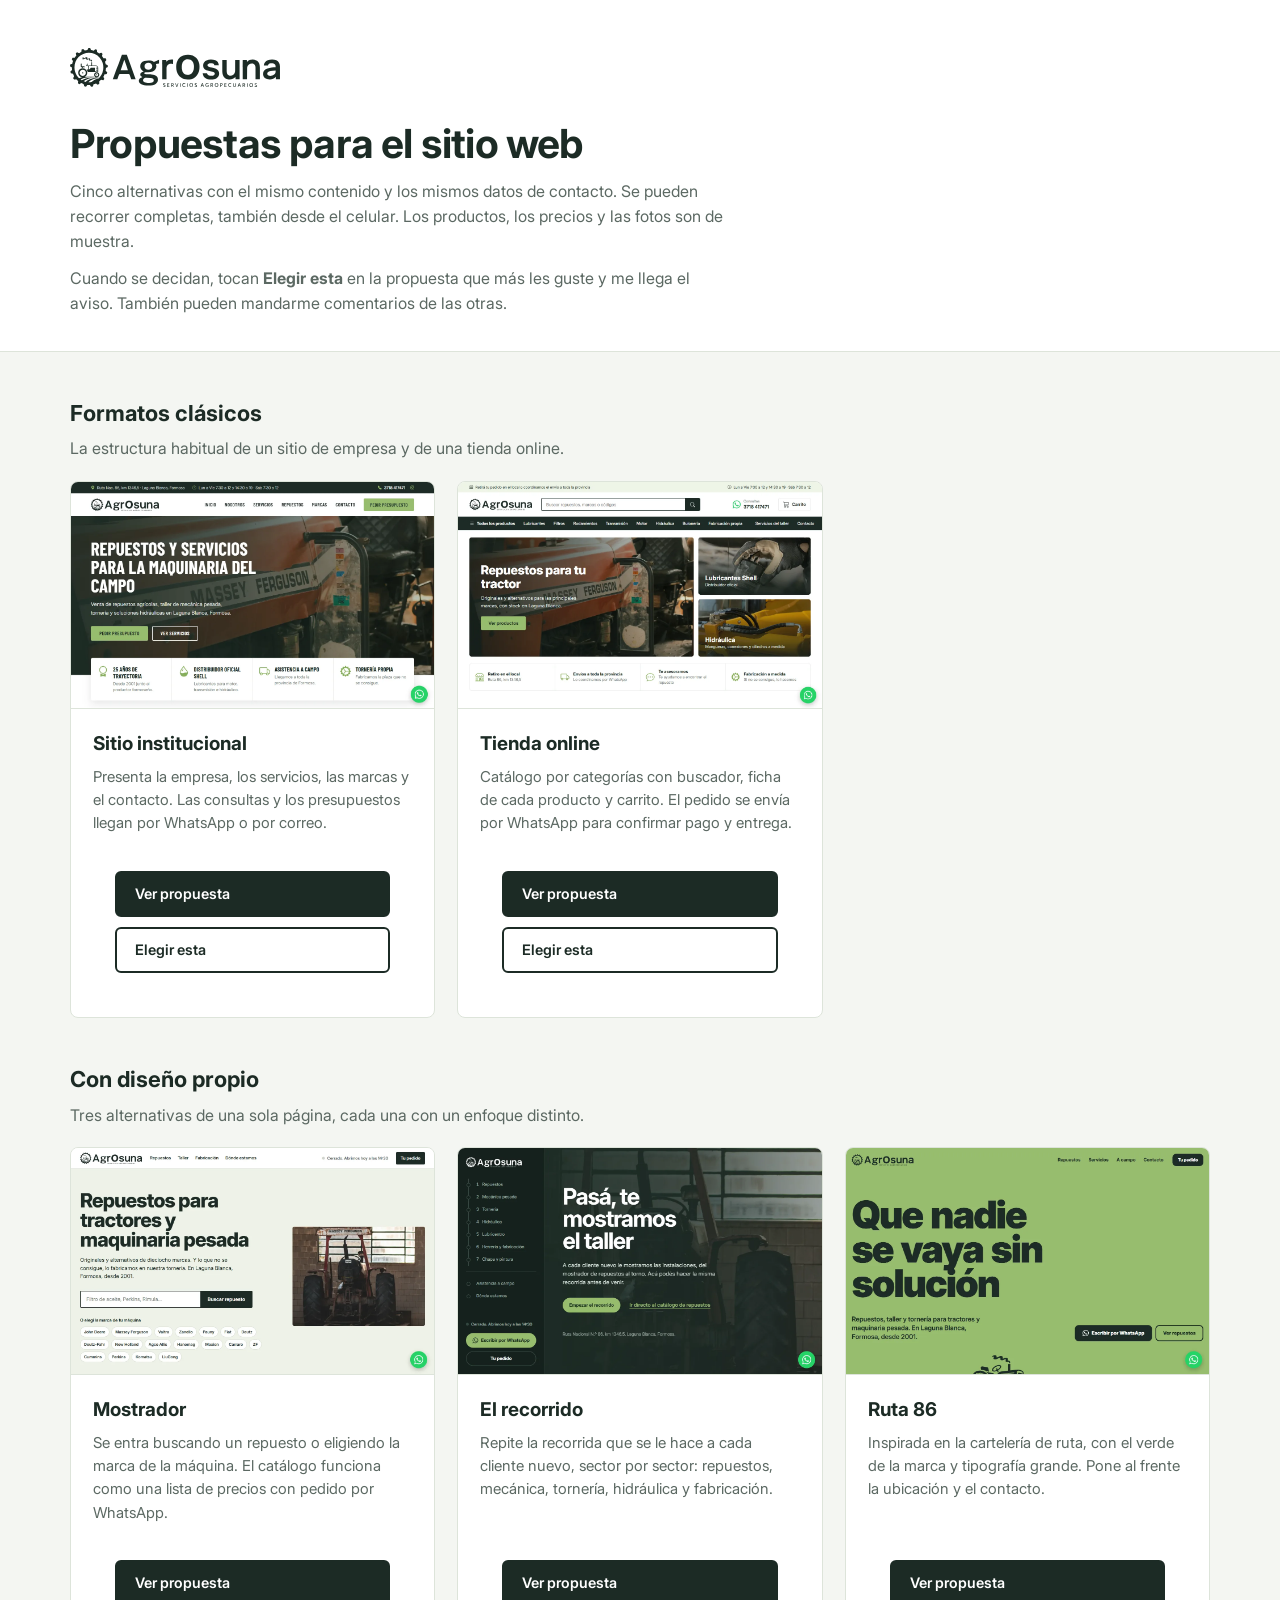
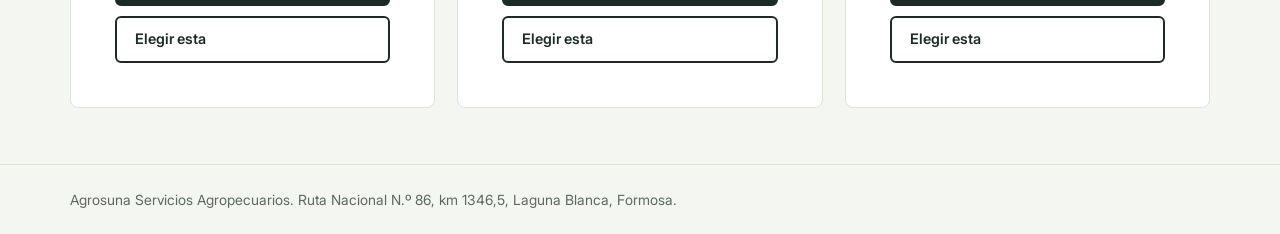
<file: index.html>
<!doctype html>
<html lang="es-AR">
<head>
  <meta charset="utf-8">
  <meta name="viewport" content="width=device-width, initial-scale=1">
  <meta name="robots" content="noindex">
  <title>Agrosuna | Propuestas de sitio web</title>
  <link rel="icon" href="assets/marca/isotipo-verde.svg" type="image/svg+xml">
  <link rel="stylesheet" href="compartido/fuentes.css">
  <style>
    *, *::before, *::after { box-sizing: border-box; }
    body {
      margin: 0; background: #f4f6f2; color: #1c2b25;
      font-family: "Inter", Arial, sans-serif; font-size: 16px; line-height: 1.55;
    }
    h1, h2, h3, p, ul { margin: 0; }
    ul { padding: 0; list-style: none; }
    a { color: inherit; text-decoration: none; }
    :focus-visible { outline: 3px solid #86b05a; outline-offset: 3px; }
    .contenedor { width: 100%; max-width: 1180px; margin: 0 auto; padding: 0 20px; }
    header { padding: 48px 0 36px; background: #fff; border-bottom: 1px solid #dde4da; }
    header img { width: 210px; height: auto; margin-bottom: 28px; }
    h1 { font-size: clamp(28px, 4vw, 40px); font-weight: 700; line-height: 1.15; letter-spacing: -0.02em; }
    header p { max-width: 660px; margin-top: 12px; color: #5c6963; }
    h2 { margin: 44px 0 6px; font-size: 22px; font-weight: 700; }
    h2 + p { margin-bottom: 20px; color: #5c6963; }
    .versiones { display: grid; grid-template-columns: repeat(auto-fill, minmax(320px, 1fr)); gap: 22px; }
    .version { display: flex; flex-direction: column; height: 100%; background: #fff; border: 1px solid #dde4da; border-radius: 8px; overflow: hidden; transition: box-shadow 0.2s, transform 0.2s; }
    .version:hover { box-shadow: 0 12px 28px rgba(28, 43, 37, 0.13); transform: translateY(-3px); }
    .version img { display: block; width: 100%; height: auto; aspect-ratio: 16 / 10; object-fit: cover; object-position: top; border-bottom: 1px solid #dde4da; }
    .version div { display: flex; flex-direction: column; flex: 1; padding: 20px 22px 22px; }
    .version h3 { font-size: 19px; font-weight: 700; }
    .version p { flex: 1; margin: 6px 0 16px; font-size: 15px; color: #5c6963; }
    .acciones { display: flex; flex-wrap: wrap; gap: 10px; }
    .acciones a { padding: 10px 18px; border-radius: 6px; font-size: 14.5px; font-weight: 600; border: 2px solid #1c2b25; }
    .ver { background: #1c2b25; color: #fff; }
    .ver:hover { background: #2d443a; border-color: #2d443a; }
    .elegir { color: #1c2b25; }
    .elegir:hover { background: #97be6e; border-color: #97be6e; }
    footer { margin-top: 56px; padding: 24px 0; border-top: 1px solid #dde4da; font-size: 14px; color: #5c6963; }
    @media (prefers-reduced-motion: reduce) { .version { transition: none; } }
  </style>
</head>
<body>
  <header>
    <div class="contenedor">
      <img src="assets/marca/logo-secundario-verde.svg" alt="Agrosuna Servicios Agropecuarios" width="210" height="39">
      <h1>Propuestas para el sitio web</h1>
      <p>Cinco alternativas con el mismo contenido y los mismos datos de contacto. Se pueden recorrer completas, también desde el celular. Los productos, los precios y las fotos son de muestra.</p>
      <p>Cuando se decidan, tocan <strong>Elegir esta</strong> en la propuesta que más les guste y me llega el aviso. También pueden mandarme comentarios de las otras.</p>
    </div>
  </header>

  <main class="contenedor">
    <h2>Formatos clásicos</h2>
    <p>La estructura habitual de un sitio de empresa y de una tienda online.</p>
    <ul class="versiones">
      <li class="version">
        <a href="v4/index.html" tabindex="-1" aria-hidden="true"><img src="assets/vistas/v4.webp" alt="" width="1280" height="800"></a>
        <div>
          <h3>Sitio institucional</h3>
          <p>Presenta la empresa, los servicios, las marcas y el contacto. Las consultas y los presupuestos llegan por WhatsApp o por correo.</p>
          <div class="acciones">
            <a class="ver" href="v4/index.html">Ver propuesta</a>
            <a class="elegir" href="mailto:juancruzalbornoz5@gmail.com?subject=Elegimos%20la%20propuesta%3A%20Sitio%20institucional&body=Hola%20Juan%20Cruz%2C%20para%20el%20sitio%20de%20Agrosuna%20elegimos%20la%20propuesta%20%22Sitio%20institucional%22.%0A%0AComentarios%3A%20">Elegir esta</a>
          </div>
        </div>
      </li>
      <li class="version">
        <a href="v5/index.html" tabindex="-1" aria-hidden="true"><img src="assets/vistas/v5.webp" alt="" width="1280" height="800"></a>
        <div>
          <h3>Tienda online</h3>
          <p>Catálogo por categorías con buscador, ficha de cada producto y carrito. El pedido se envía por WhatsApp para confirmar pago y entrega.</p>
          <div class="acciones">
            <a class="ver" href="v5/index.html">Ver propuesta</a>
            <a class="elegir" href="mailto:juancruzalbornoz5@gmail.com?subject=Elegimos%20la%20propuesta%3A%20Tienda%20online&body=Hola%20Juan%20Cruz%2C%20para%20el%20sitio%20de%20Agrosuna%20elegimos%20la%20propuesta%20%22Tienda%20online%22.%0A%0AComentarios%3A%20">Elegir esta</a>
          </div>
        </div>
      </li>
    </ul>

    <h2>Con diseño propio</h2>
    <p>Tres alternativas de una sola página, cada una con un enfoque distinto.</p>
    <ul class="versiones">
      <li class="version">
        <a href="v1/index.html" tabindex="-1" aria-hidden="true"><img src="assets/vistas/v1.webp" alt="" width="1280" height="800"></a>
        <div>
          <h3>Mostrador</h3>
          <p>Se entra buscando un repuesto o eligiendo la marca de la máquina. El catálogo funciona como una lista de precios con pedido por WhatsApp.</p>
          <div class="acciones">
            <a class="ver" href="v1/index.html">Ver propuesta</a>
            <a class="elegir" href="mailto:juancruzalbornoz5@gmail.com?subject=Elegimos%20la%20propuesta%3A%20Mostrador&body=Hola%20Juan%20Cruz%2C%20para%20el%20sitio%20de%20Agrosuna%20elegimos%20la%20propuesta%20%22Mostrador%22.%0A%0AComentarios%3A%20">Elegir esta</a>
          </div>
        </div>
      </li>
      <li class="version">
        <a href="v2/index.html" tabindex="-1" aria-hidden="true"><img src="assets/vistas/v2.webp" alt="" width="1280" height="800"></a>
        <div>
          <h3>El recorrido</h3>
          <p>Repite la recorrida que se le hace a cada cliente nuevo, sector por sector: repuestos, mecánica, tornería, hidráulica y fabricación.</p>
          <div class="acciones">
            <a class="ver" href="v2/index.html">Ver propuesta</a>
            <a class="elegir" href="mailto:juancruzalbornoz5@gmail.com?subject=Elegimos%20la%20propuesta%3A%20El%20recorrido&body=Hola%20Juan%20Cruz%2C%20para%20el%20sitio%20de%20Agrosuna%20elegimos%20la%20propuesta%20%22El%20recorrido%22.%0A%0AComentarios%3A%20">Elegir esta</a>
          </div>
        </div>
      </li>
      <li class="version">
        <a href="v3/index.html" tabindex="-1" aria-hidden="true"><img src="assets/vistas/v3.webp" alt="" width="1280" height="800"></a>
        <div>
          <h3>Ruta 86</h3>
          <p>Inspirada en la cartelería de ruta, con el verde de la marca y tipografía grande. Pone al frente la ubicación y el contacto.</p>
          <div class="acciones">
            <a class="ver" href="v3/index.html">Ver propuesta</a>
            <a class="elegir" href="mailto:juancruzalbornoz5@gmail.com?subject=Elegimos%20la%20propuesta%3A%20Ruta%2086&body=Hola%20Juan%20Cruz%2C%20para%20el%20sitio%20de%20Agrosuna%20elegimos%20la%20propuesta%20%22Ruta%2086%22.%0A%0AComentarios%3A%20">Elegir esta</a>
          </div>
        </div>
      </li>
    </ul>
  </main>

  <footer>
    <div class="contenedor">Agrosuna Servicios Agropecuarios. Ruta Nacional N.º 86, km 1346,5, Laguna Blanca, Formosa.</div>
  </footer>
</body>
</html>
</file>
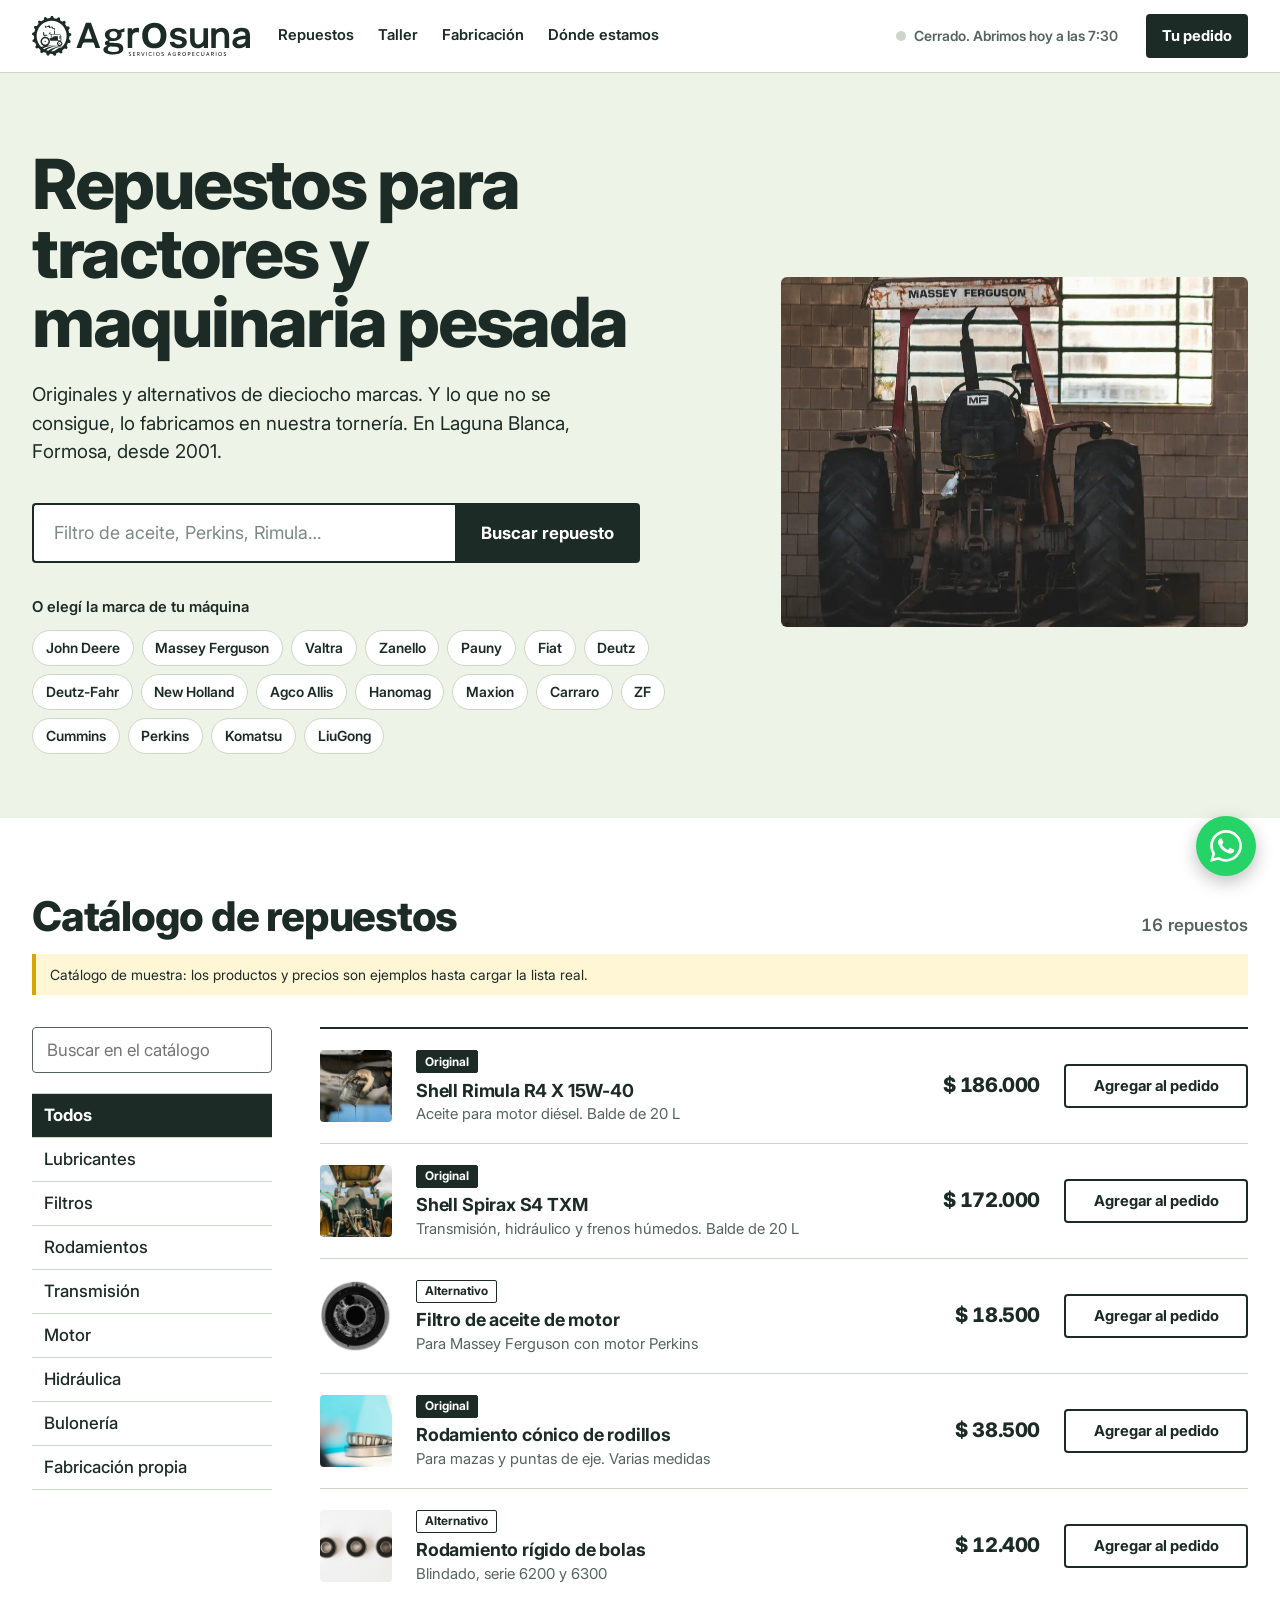
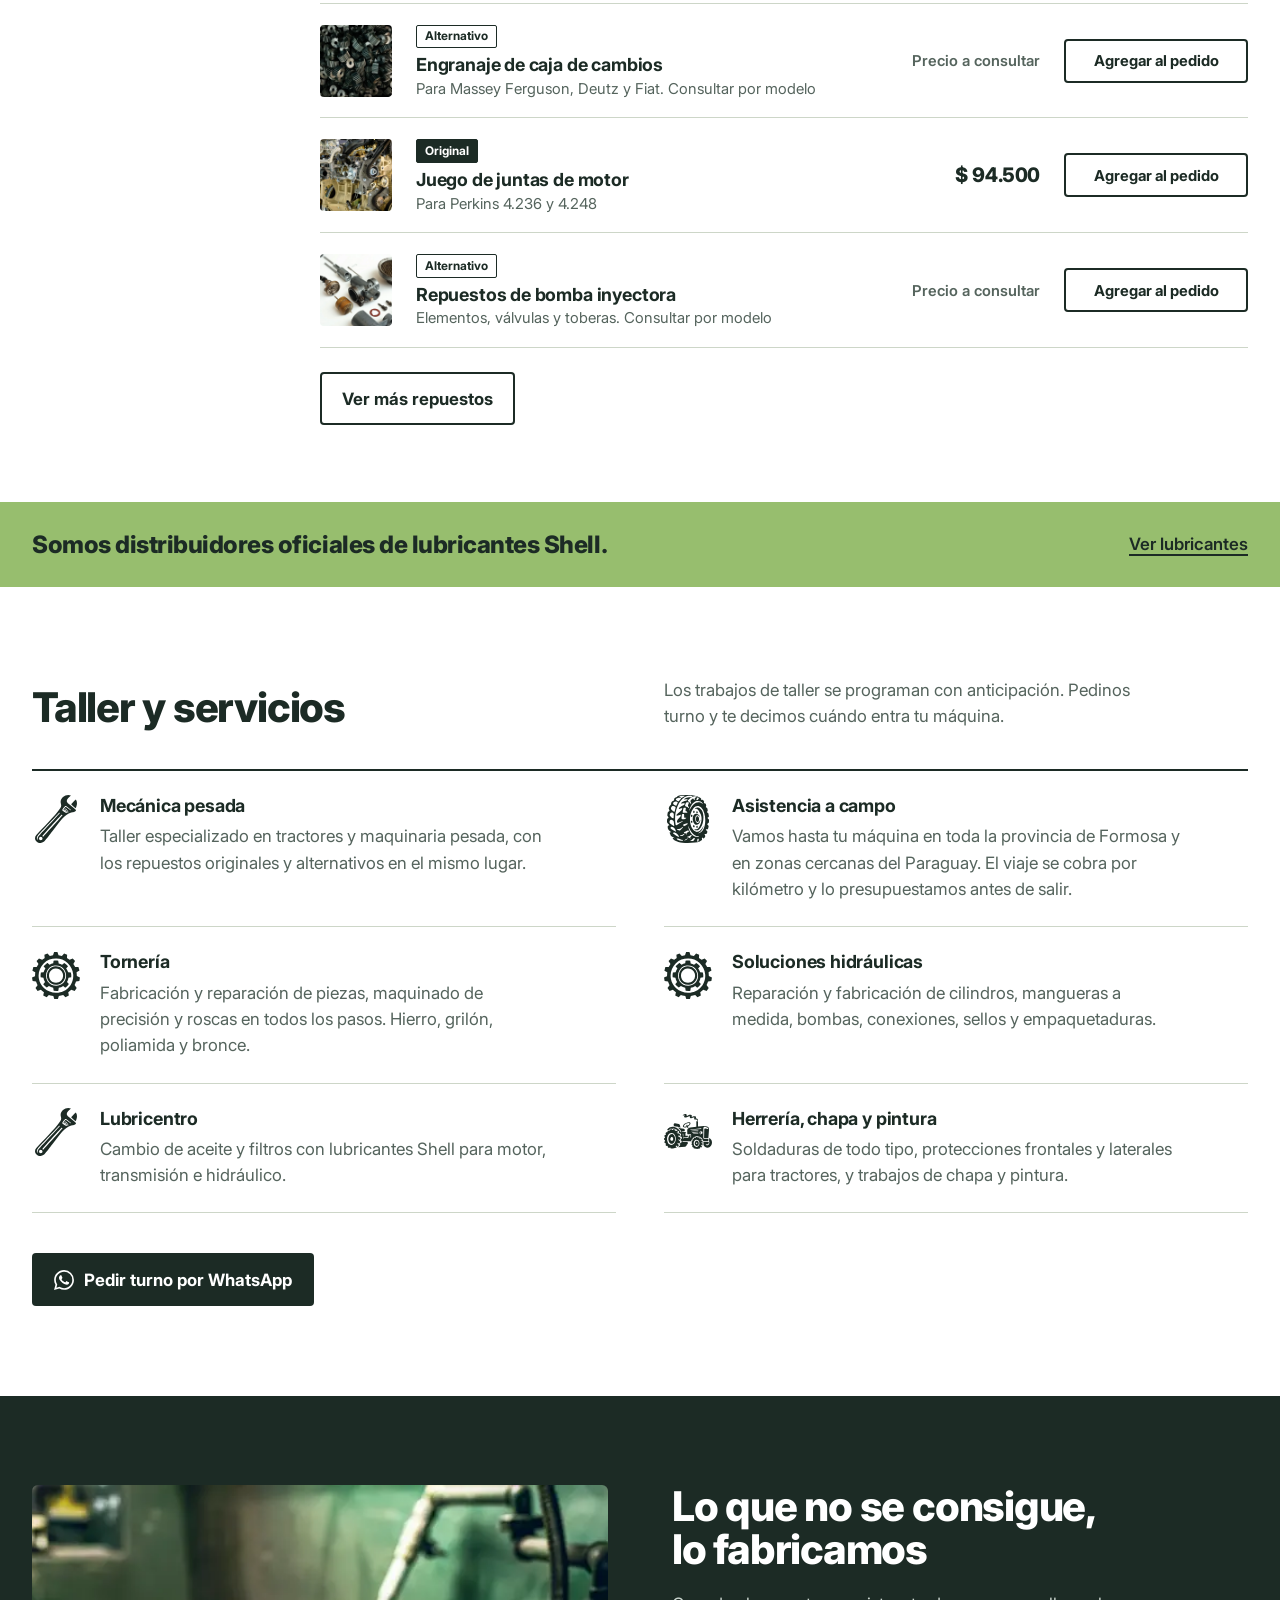
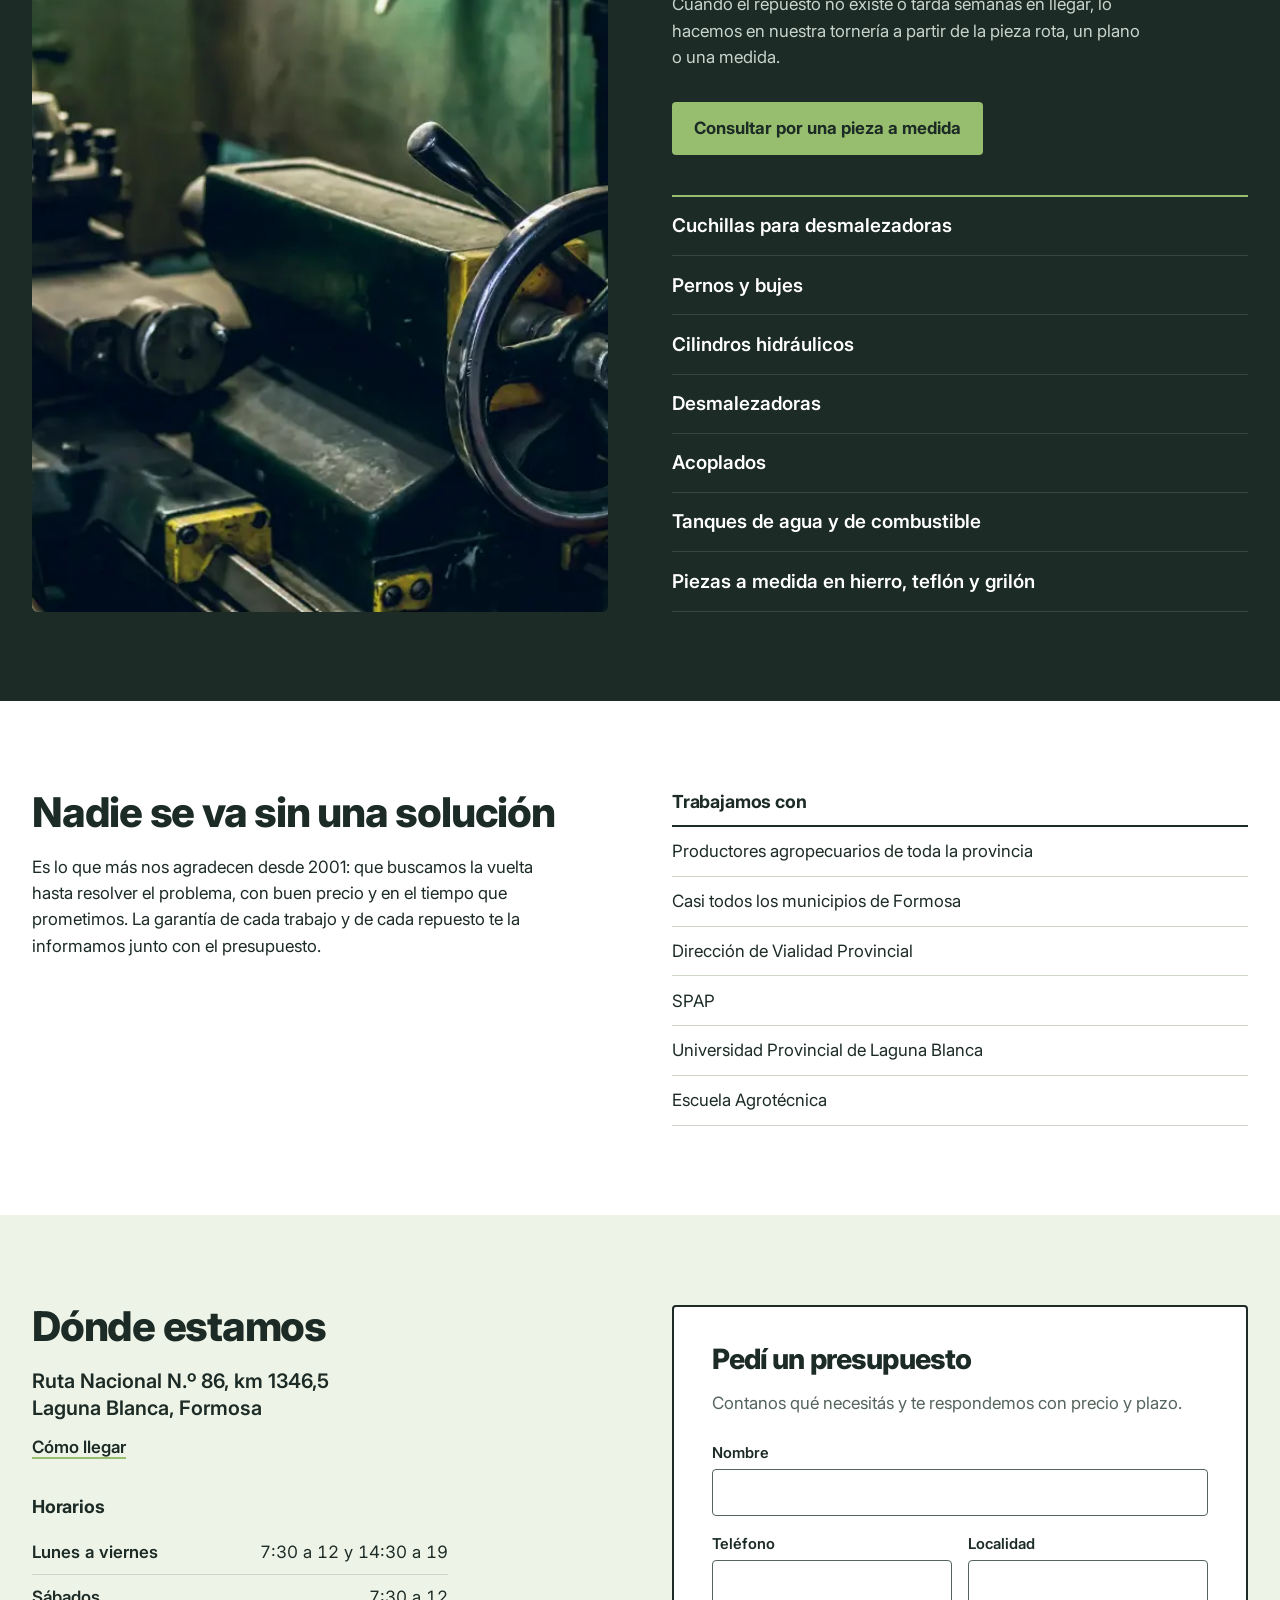
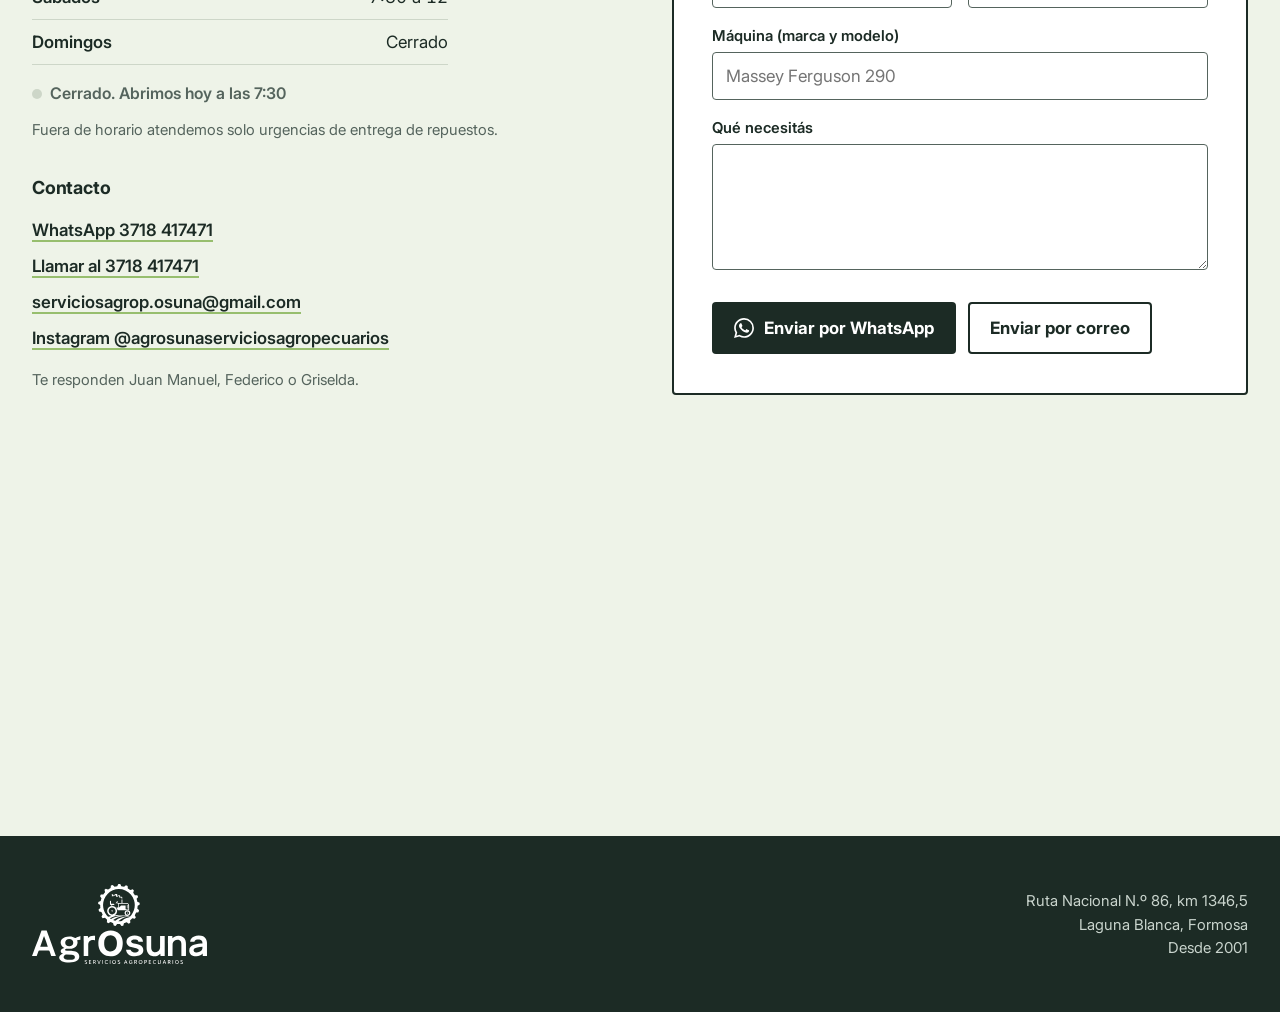
<file: v1/index.html>
<!doctype html>
<html lang="es-AR">
<head>
  <meta name="robots" content="noindex, nofollow">
  <meta charset="utf-8">
  <meta name="viewport" content="width=device-width, initial-scale=1">
  <title>Agrosuna Servicios Agropecuarios — Repuestos y taller para tractores en Laguna Blanca, Formosa</title>
  <meta name="description" content="Repuestos originales y alternativos para tractores y maquinaria pesada, mecánica pesada, tornería e hidráulica. Laguna Blanca, Formosa. Desde 2001.">
  <meta name="theme-color" content="#1C2B25">
  <link rel="icon" href="../assets/marca/isotipo-verde.svg" type="image/svg+xml">
  <link rel="preload" href="../assets/fuentes/inter-extrabold.woff2" as="font" type="font/woff2" crossorigin>
  <link rel="stylesheet" href="../compartido/fuentes.css">
  <link rel="stylesheet" href="estilos.css">
</head>
<body>
  <svg width="0" height="0" hidden>
    <symbol id="ico-wa" viewBox="0 0 24 24"><path fill="currentColor" d="M17.472 14.382c-.297-.149-1.758-.867-2.03-.967-.273-.099-.471-.148-.67.15-.197.297-.767.966-.94 1.164-.173.199-.347.223-.644.075-.297-.15-1.255-.463-2.39-1.475-.883-.788-1.48-1.761-1.653-2.059-.173-.297-.018-.458.13-.606.134-.133.298-.347.446-.52.149-.174.198-.298.298-.497.099-.198.05-.371-.025-.52-.075-.149-.669-1.612-.916-2.207-.242-.579-.487-.5-.669-.51-.173-.008-.371-.01-.57-.01-.198 0-.52.074-.792.372-.272.297-1.04 1.016-1.04 2.479 0 1.462 1.065 2.875 1.213 3.074.149.198 2.096 3.2 5.077 4.487.709.306 1.262.489 1.694.625.712.227 1.36.195 1.871.118.571-.085 1.758-.719 2.006-1.413.248-.694.248-1.289.173-1.413-.074-.124-.272-.198-.57-.347m-5.421 7.403h-.004a9.87 9.87 0 01-5.031-1.378l-.361-.214-3.741.982.998-3.648-.235-.374a9.86 9.86 0 01-1.51-5.26c.001-5.45 4.436-9.884 9.888-9.884 2.64 0 5.122 1.03 6.988 2.898a9.825 9.825 0 012.893 6.994c-.003 5.45-4.437 9.884-9.885 9.884m8.413-18.297A11.815 11.815 0 0012.05 0C5.495 0 .16 5.335.157 11.892c0 2.096.547 4.142 1.588 5.945L.057 24l6.305-1.654a11.882 11.882 0 005.683 1.448h.005c6.554 0 11.89-5.335 11.893-11.893a11.821 11.821 0 00-3.48-8.413Z"/></symbol>
  </svg>

  <a class="saltar" href="#catalogo">Ir al catálogo</a>

  <header class="cabecera">
    <div class="ancho cabecera__fila">
      <a class="cabecera__logo" href="#inicio" aria-label="Agrosuna Servicios Agropecuarios, inicio">
        <img src="../assets/marca/logo-secundario-verde.svg" alt="" width="218" height="40">
      </a>
      <nav class="cabecera__nav" aria-label="Secciones">
        <a href="#catalogo">Repuestos</a>
        <a href="#servicios">Taller</a>
        <a href="#fabricacion">Fabricación</a>
        <a href="#ubicacion">Dónde estamos</a>
      </nav>
      <p class="estado" data-estado></p>
      <button type="button" class="boton-pedido" data-abrir-carrito>
        Tu pedido <span class="boton-pedido__cuenta" data-carrito-cuenta hidden>0</span>
      </button>
    </div>
  </header>

  <main id="inicio">
    <section class="portada">
      <div class="ancho portada__grilla">
        <div class="portada__texto">
          <h1>Repuestos para tractores y maquinaria pesada</h1>
          <p class="portada__bajada">Originales y alternativos de dieciocho marcas. Y lo que no se consigue, lo fabricamos en nuestra tornería. En Laguna Blanca, Formosa, desde 2001.</p>

          <form class="buscador" role="search">
            <label class="oculto" for="buscar-portada">Buscar un repuesto</label>
            <input id="buscar-portada" type="search" data-buscar placeholder="Filtro de aceite, Perkins, Rimula…" autocomplete="off">
            <button type="submit">Buscar repuesto</button>
          </form>

          <p class="portada__marcas-titulo">O elegí la marca de tu máquina</p>
          <ul class="marcas" data-marcas></ul>
        </div>
        <img class="portada__foto" src="../assets/fotos/tractor-galpon-m.webp" alt="Tractor Massey Ferguson en el galpón del taller" width="900" height="675">
      </div>
    </section>

    <section class="catalogo" id="catalogo" aria-labelledby="titulo-catalogo">
      <div class="ancho">
        <div class="catalogo__encabezado">
          <h2 id="titulo-catalogo">Catálogo de repuestos</h2>
          <p class="catalogo__cuenta" data-resultados aria-live="polite"></p>
        </div>
        <p class="aviso-muestra" data-aviso-muestra hidden>Catálogo de muestra: los productos y precios son ejemplos hasta cargar la lista real.</p>

        <div class="catalogo__grilla">
          <aside class="catalogo__lado" aria-label="Filtrar el catálogo">
            <label class="oculto" for="buscar-catalogo">Buscar en el catálogo</label>
            <input id="buscar-catalogo" class="catalogo__buscar" type="search" data-buscar placeholder="Buscar en el catálogo" autocomplete="off">
            <div class="filtros" data-filtros role="group" aria-label="Categorías"></div>
            <p class="marca-activa" data-marca-activa hidden>
              Marca: <strong data-marca-nombre></strong>
              <button type="button" data-quitar-marca>Quitar</button>
            </p>
          </aside>

          <div class="catalogo__lista">
            <ul class="productos" data-productos data-por-pagina="8"></ul>
            <button type="button" class="boton boton--borde ver-mas" data-ver-mas hidden>Ver más repuestos</button>
            <div class="vacio" data-vacio hidden>
              <h3>No está en la página, pero puede estar en el mostrador</h3>
              <p>En el local tenemos mucho más de lo que entra acá. Escribinos qué buscás y te decimos si lo tenemos, si lo conseguimos o si lo fabricamos.</p>
              <a class="boton boton--wa" data-vacio-wa href="#ubicacion"><svg aria-hidden="true"><use href="#ico-wa"/></svg>Preguntar por WhatsApp</a>
            </div>
          </div>
        </div>
      </div>
    </section>

    <section class="shell" aria-label="Lubricantes Shell">
      <div class="ancho shell__fila">
        <p class="shell__texto">Somos distribuidores oficiales de lubricantes Shell.</p>
        <a class="enlace" href="#catalogo" data-categoria="Lubricantes">Ver lubricantes</a>
      </div>
    </section>

    <section class="servicios" id="servicios" aria-labelledby="titulo-servicios">
      <div class="ancho">
        <div class="seccion__encabezado">
          <h2 id="titulo-servicios">Taller y servicios</h2>
          <p>Los trabajos de taller se programan con anticipación. Pedinos turno y te decimos cuándo entra tu máquina.</p>
        </div>

        <ul class="servicios__lista">
          <li class="servicio">
            <img src="../assets/marca/elemento-4-verde.svg" alt="" width="48" height="54">
            <div>
              <h3>Mecánica pesada</h3>
              <p>Taller especializado en tractores y maquinaria pesada, con los repuestos originales y alternativos en el mismo lugar.</p>
            </div>
          </li>
          <li class="servicio">
            <img src="../assets/marca/elemento-5-verde.svg" alt="" width="48" height="54">
            <div>
              <h3>Asistencia a campo</h3>
              <p>Vamos hasta tu máquina en toda la provincia de Formosa y en zonas cercanas del Paraguay. El viaje se cobra por kilómetro y lo presupuestamos antes de salir.</p>
            </div>
          </li>
          <li class="servicio">
            <img src="../assets/marca/elemento-2-verde.svg" alt="" width="48" height="48">
            <div>
              <h3>Tornería</h3>
              <p>Fabricación y reparación de piezas, maquinado de precisión y roscas en todos los pasos. Hierro, grilón, poliamida y bronce.</p>
            </div>
          </li>
          <li class="servicio">
            <img src="../assets/marca/elemento-2-verde.svg" alt="" width="48" height="48">
            <div>
              <h3>Soluciones hidráulicas</h3>
              <p>Reparación y fabricación de cilindros, mangueras a medida, bombas, conexiones, sellos y empaquetaduras.</p>
            </div>
          </li>
          <li class="servicio">
            <img src="../assets/marca/elemento-4-verde.svg" alt="" width="48" height="54">
            <div>
              <h3>Lubricentro</h3>
              <p>Cambio de aceite y filtros con lubricantes Shell para motor, transmisión e hidráulico.</p>
            </div>
          </li>
          <li class="servicio">
            <img src="../assets/marca/elemento-1-verde.svg" alt="" width="54" height="40">
            <div>
              <h3>Herrería, chapa y pintura</h3>
              <p>Soldaduras de todo tipo, protecciones frontales y laterales para tractores, y trabajos de chapa y pintura.</p>
            </div>
          </li>
        </ul>

        <a class="boton boton--wa" data-wa="Hola Agrosuna, quiero pedir turno para el taller."><svg aria-hidden="true"><use href="#ico-wa"/></svg>Pedir turno por WhatsApp</a>
      </div>
    </section>

    <section class="fabricacion" id="fabricacion" aria-labelledby="titulo-fabricacion">
      <div class="ancho fabricacion__grilla">
        <img class="fabricacion__foto" src="../assets/fotos/torno-taller-m.webp" alt="Torno del taller" width="900" height="675" loading="lazy">
        <div>
          <h2 id="titulo-fabricacion">Lo que no se consigue, lo fabricamos</h2>
          <p>Cuando el repuesto no existe o tarda semanas en llegar, lo hacemos en nuestra tornería a partir de la pieza rota, un plano o una medida.</p>
          <a class="boton boton--claro" data-wa="Hola Agrosuna, necesito fabricar una pieza a medida.">Consultar por una pieza a medida</a>
        <ul class="fabricacion__lista">
          <li>Cuchillas para desmalezadoras</li>
          <li>Pernos y bujes</li>
          <li>Cilindros hidráulicos</li>
          <li>Desmalezadoras</li>
          <li>Acoplados</li>
          <li>Tanques de agua y de combustible</li>
          <li>Piezas a medida en hierro, teflón y grilón</li>
        </ul>
        </div>
      </div>
    </section>

    <section class="confianza" aria-labelledby="titulo-confianza">
      <div class="ancho confianza__grilla">
        <div>
          <h2 id="titulo-confianza">Nadie se va sin una solución</h2>
          <p>Es lo que más nos agradecen desde 2001: que buscamos la vuelta hasta resolver el problema, con buen precio y en el tiempo que prometimos. La garantía de cada trabajo y de cada repuesto te la informamos junto con el presupuesto.</p>
        </div>
        <div>
          <h3>Trabajamos con</h3>
          <ul class="confianza__lista">
            <li>Productores agropecuarios de toda la provincia</li>
            <li>Casi todos los municipios de Formosa</li>
            <li>Dirección de Vialidad Provincial</li>
            <li>SPAP</li>
            <li>Universidad Provincial de Laguna Blanca</li>
            <li>Escuela Agrotécnica</li>
          </ul>
        </div>
      </div>
    </section>

    <section class="ubicacion" id="ubicacion" aria-labelledby="titulo-ubicacion">
      <div class="ancho ubicacion__grilla">
        <div class="ubicacion__datos">
          <h2 id="titulo-ubicacion">Dónde estamos</h2>
          <p class="ubicacion__direccion">Ruta Nacional N.º 86, km 1346,5<br>Laguna Blanca, Formosa</p>
          <a class="enlace" data-mapa href="#">Cómo llegar</a>

          <h3>Horarios</h3>
          <table class="horarios">
            <tr><th scope="row">Lunes a viernes</th><td>7:30 a 12 y 14:30 a 19</td></tr>
            <tr><th scope="row">Sábados</th><td>7:30 a 12</td></tr>
            <tr><th scope="row">Domingos</th><td>Cerrado</td></tr>
          </table>
          <p class="estado estado--grande" data-estado></p>
          <p class="nota">Fuera de horario atendemos solo urgencias de entrega de repuestos.</p>

          <h3>Contacto</h3>
          <ul class="contacto">
            <li><a data-wa>WhatsApp 3718 417471</a></li>
            <li><a data-tel href="#">Llamar al 3718 417471</a></li>
            <li><a data-correo href="#">serviciosagrop.osuna@gmail.com</a></li>
            <li><a data-instagram href="#">Instagram @agrosunaserviciosagropecuarios</a></li>
          </ul>
          <p class="nota">Te responden Juan Manuel, Federico o Griselda.</p>
        </div>

        <form class="presupuesto" data-presupuesto>
          <h2>Pedí un presupuesto</h2>
          <p>Contanos qué necesitás y te respondemos con precio y plazo.</p>
          <div class="campo">
            <label for="p-nombre">Nombre</label>
            <input id="p-nombre" name="nombre" type="text" autocomplete="name" required>
          </div>
          <div class="campo campo--mitad">
            <label for="p-telefono">Teléfono</label>
            <input id="p-telefono" name="telefono" type="tel" autocomplete="tel">
          </div>
          <div class="campo campo--mitad">
            <label for="p-localidad">Localidad</label>
            <input id="p-localidad" name="localidad" type="text" autocomplete="address-level2">
          </div>
          <div class="campo">
            <label for="p-maquina">Máquina (marca y modelo)</label>
            <input id="p-maquina" name="maquina" type="text" placeholder="Massey Ferguson 290">
          </div>
          <div class="campo">
            <label for="p-necesidad">Qué necesitás</label>
            <textarea id="p-necesidad" name="necesidad" rows="4" required></textarea>
          </div>
          <div class="presupuesto__acciones">
            <button type="submit" class="boton boton--wa"><svg aria-hidden="true"><use href="#ico-wa"/></svg>Enviar por WhatsApp</button>
            <button type="button" class="boton boton--borde" data-por-correo>Enviar por correo</button>
          </div>
        </form>
      </div>
      <iframe class="mapa" title="Ubicación de Agrosuna en Laguna Blanca, Formosa" loading="lazy" referrerpolicy="no-referrer-when-downgrade" src="https://www.google.com/maps?q=Agrosuna+Servicios+Agropecuarios,+Laguna+Blanca,+Formosa&z=14&output=embed"></iframe>
    </section>
  </main>

  <footer class="pie">
    <div class="ancho pie__fila">
      <img src="../assets/marca/logo-principal-blanco.svg" alt="Agrosuna Servicios Agropecuarios" width="175" height="80">
      <p>Ruta Nacional N.º 86, km 1346,5<br>Laguna Blanca, Formosa<br>Desde 2001</p>
    </div>
  </footer>

  <a class="flotante" data-wa aria-label="Escribinos por WhatsApp"><svg aria-hidden="true"><use href="#ico-wa"/></svg></a>

  <nav class="barra-movil" aria-label="Contacto rápido">
    <a data-wa><svg aria-hidden="true"><use href="#ico-wa"/></svg>WhatsApp</a>
    <a data-tel href="#">Llamar</a>
    <button type="button" data-abrir-carrito>Pedido <span data-carrito-cuenta hidden>0</span></button>
  </nav>

  <dialog class="carrito" data-carrito aria-labelledby="titulo-carrito">
    <div class="carrito__caja">
      <header class="carrito__cabecera">
        <h2 id="titulo-carrito">Tu pedido</h2>
        <button type="button" data-cerrar-carrito>Cerrar</button>
      </header>
      <p class="carrito__vacio" data-carrito-vacio>Todavía no agregaste repuestos. Buscalos en el catálogo y sumalos acá.</p>
      <ul class="carrito__lista" data-carrito-lista></ul>
      <footer class="carrito__pie" data-carrito-pie hidden>
        <p class="carrito__total"><span>Total estimado</span> <strong data-carrito-total></strong></p>
        <a class="boton boton--wa" data-carrito-enviar href="#"><svg aria-hidden="true"><use href="#ico-wa"/></svg>Enviar pedido por WhatsApp</a>
        <p class="nota">Te confirmamos disponibilidad, forma de pago y envío por WhatsApp.</p>
      </footer>
    </div>
  </dialog>

  <script src="../compartido/datos.js"></script>
  <script src="../compartido/tienda.js"></script>
</body>
</html>
</file>
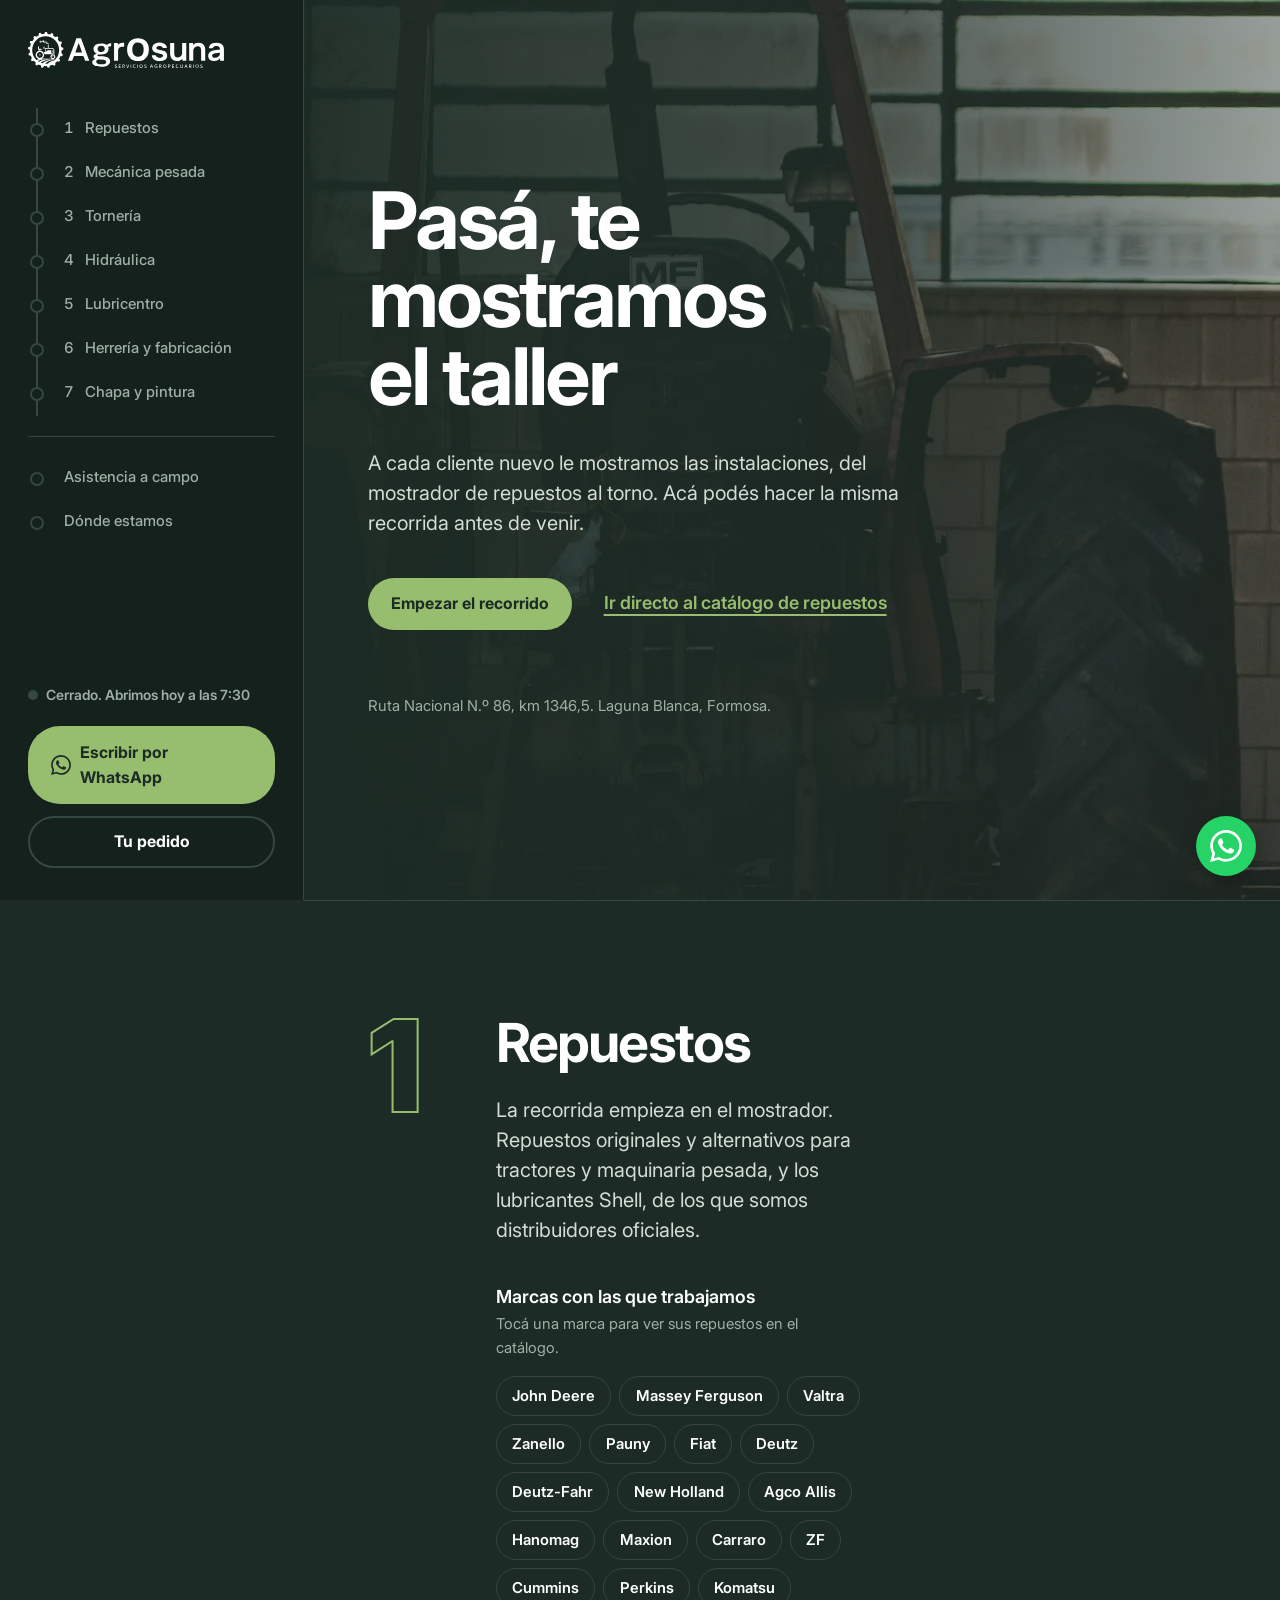
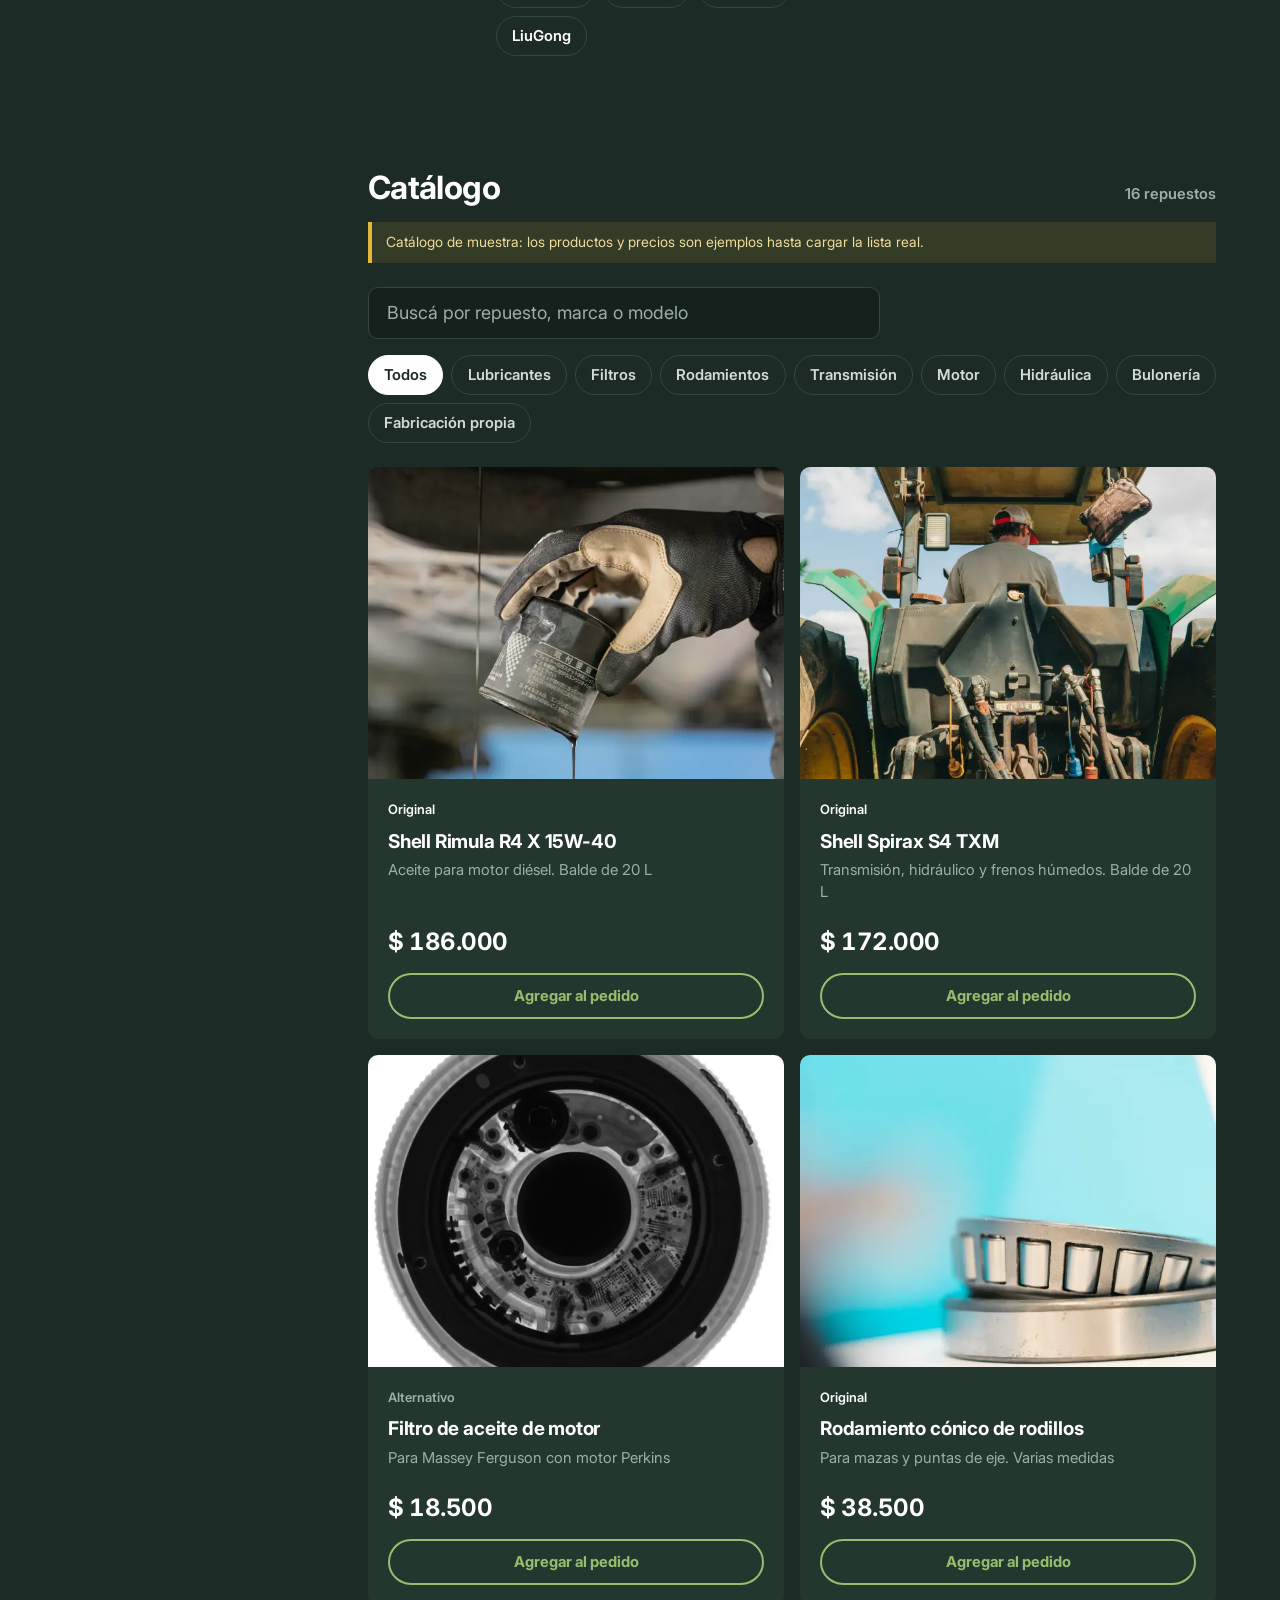
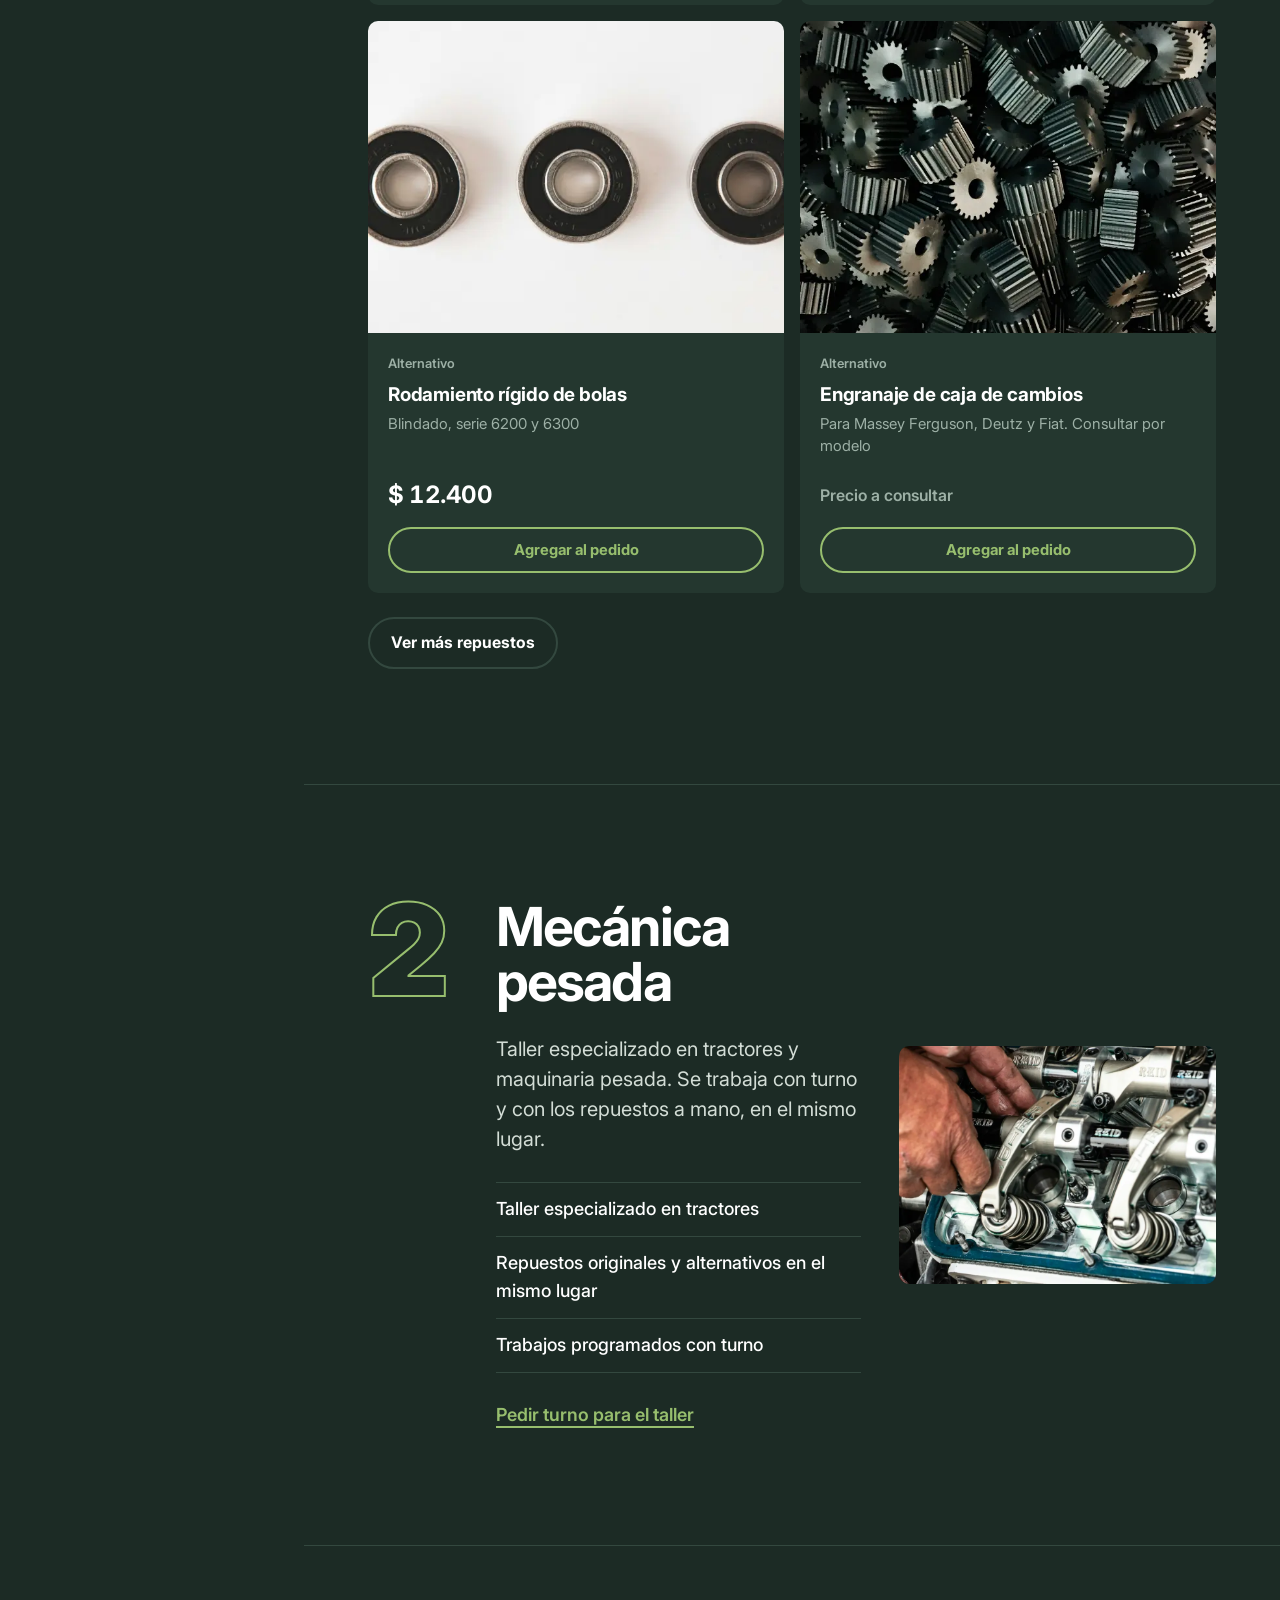
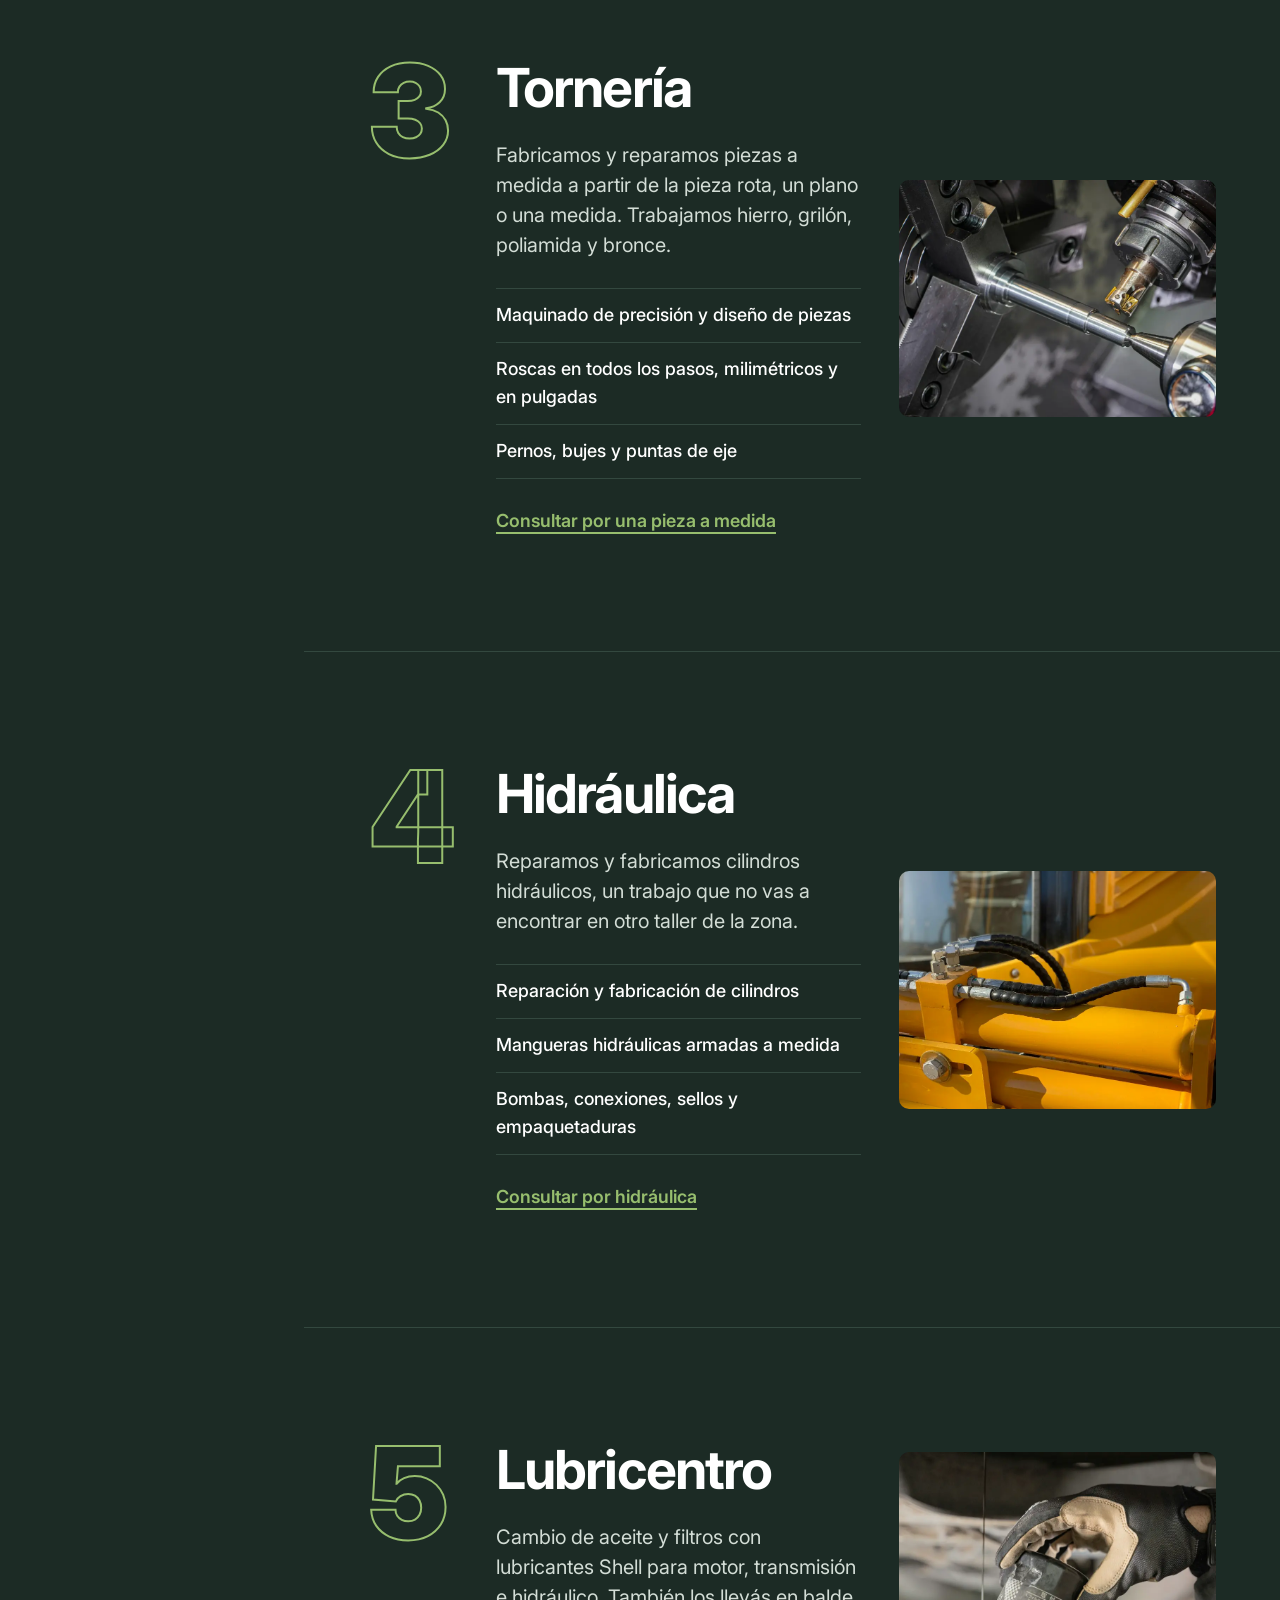
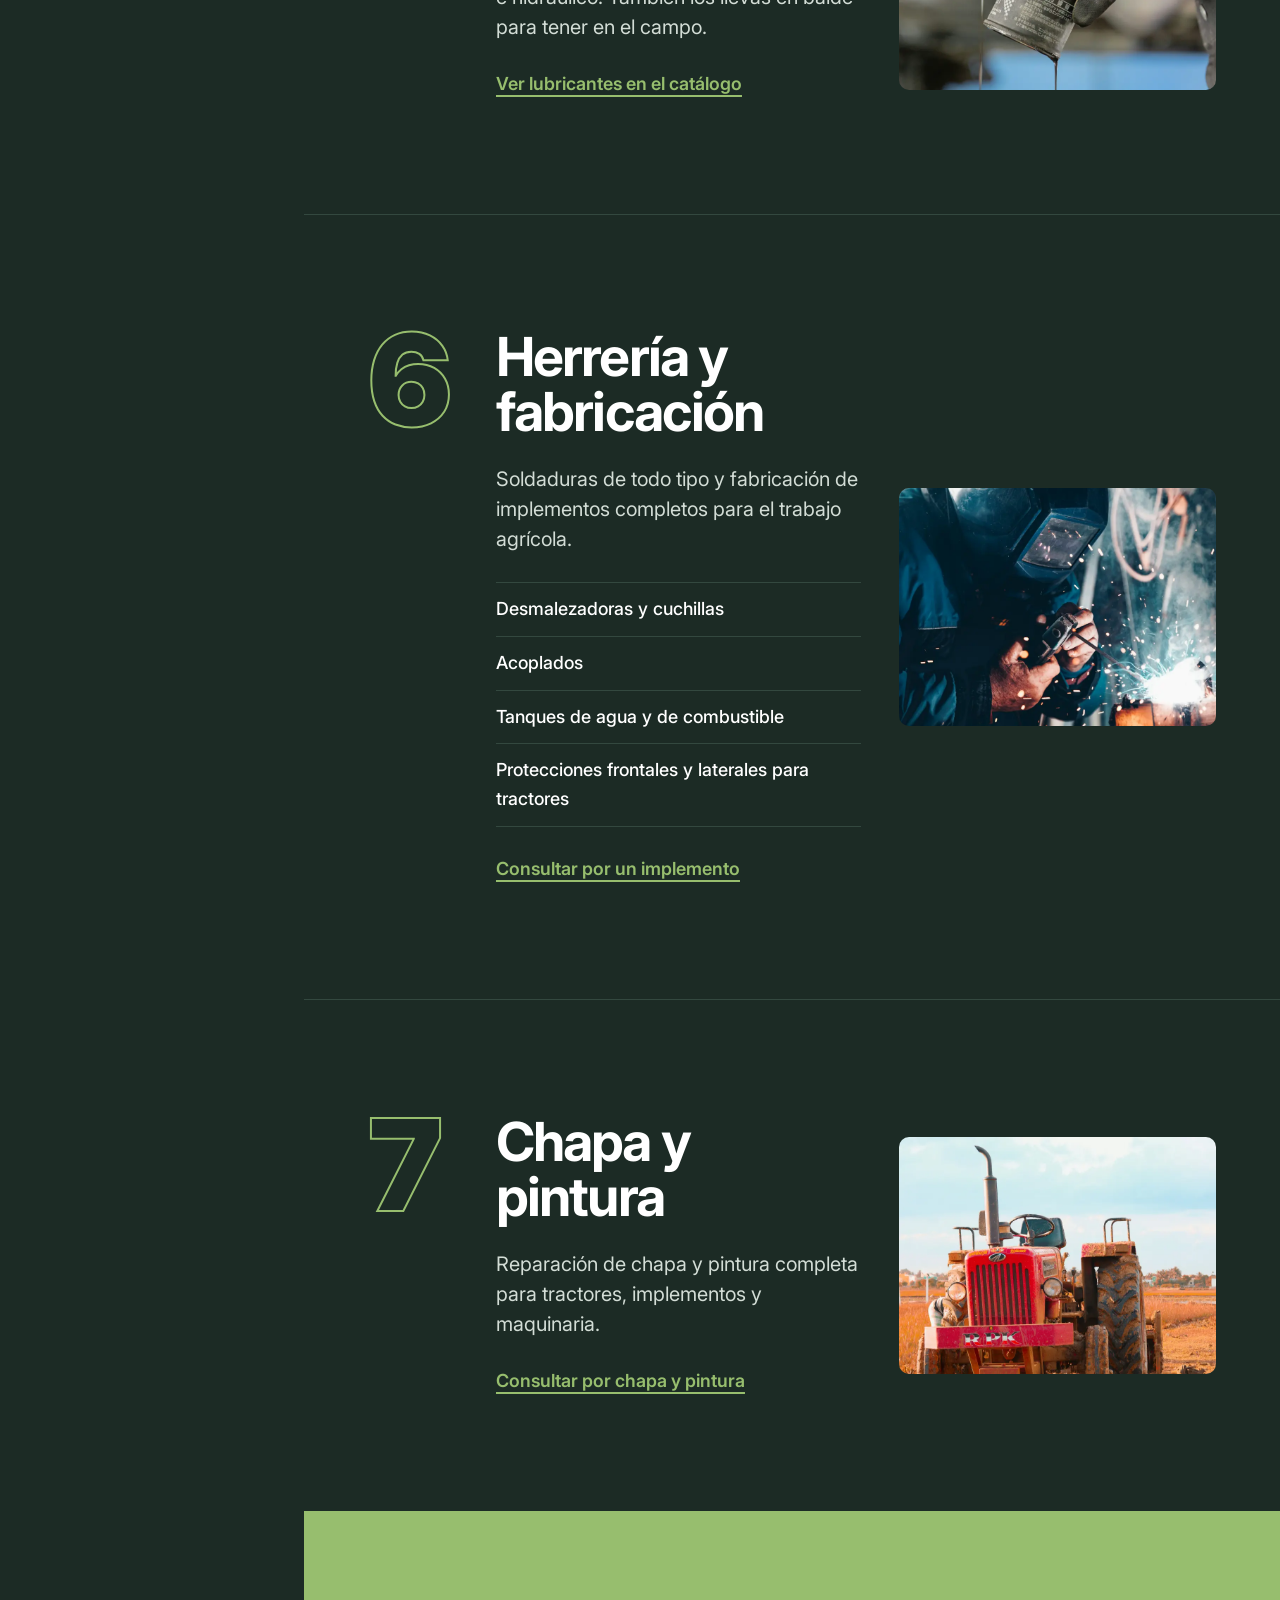
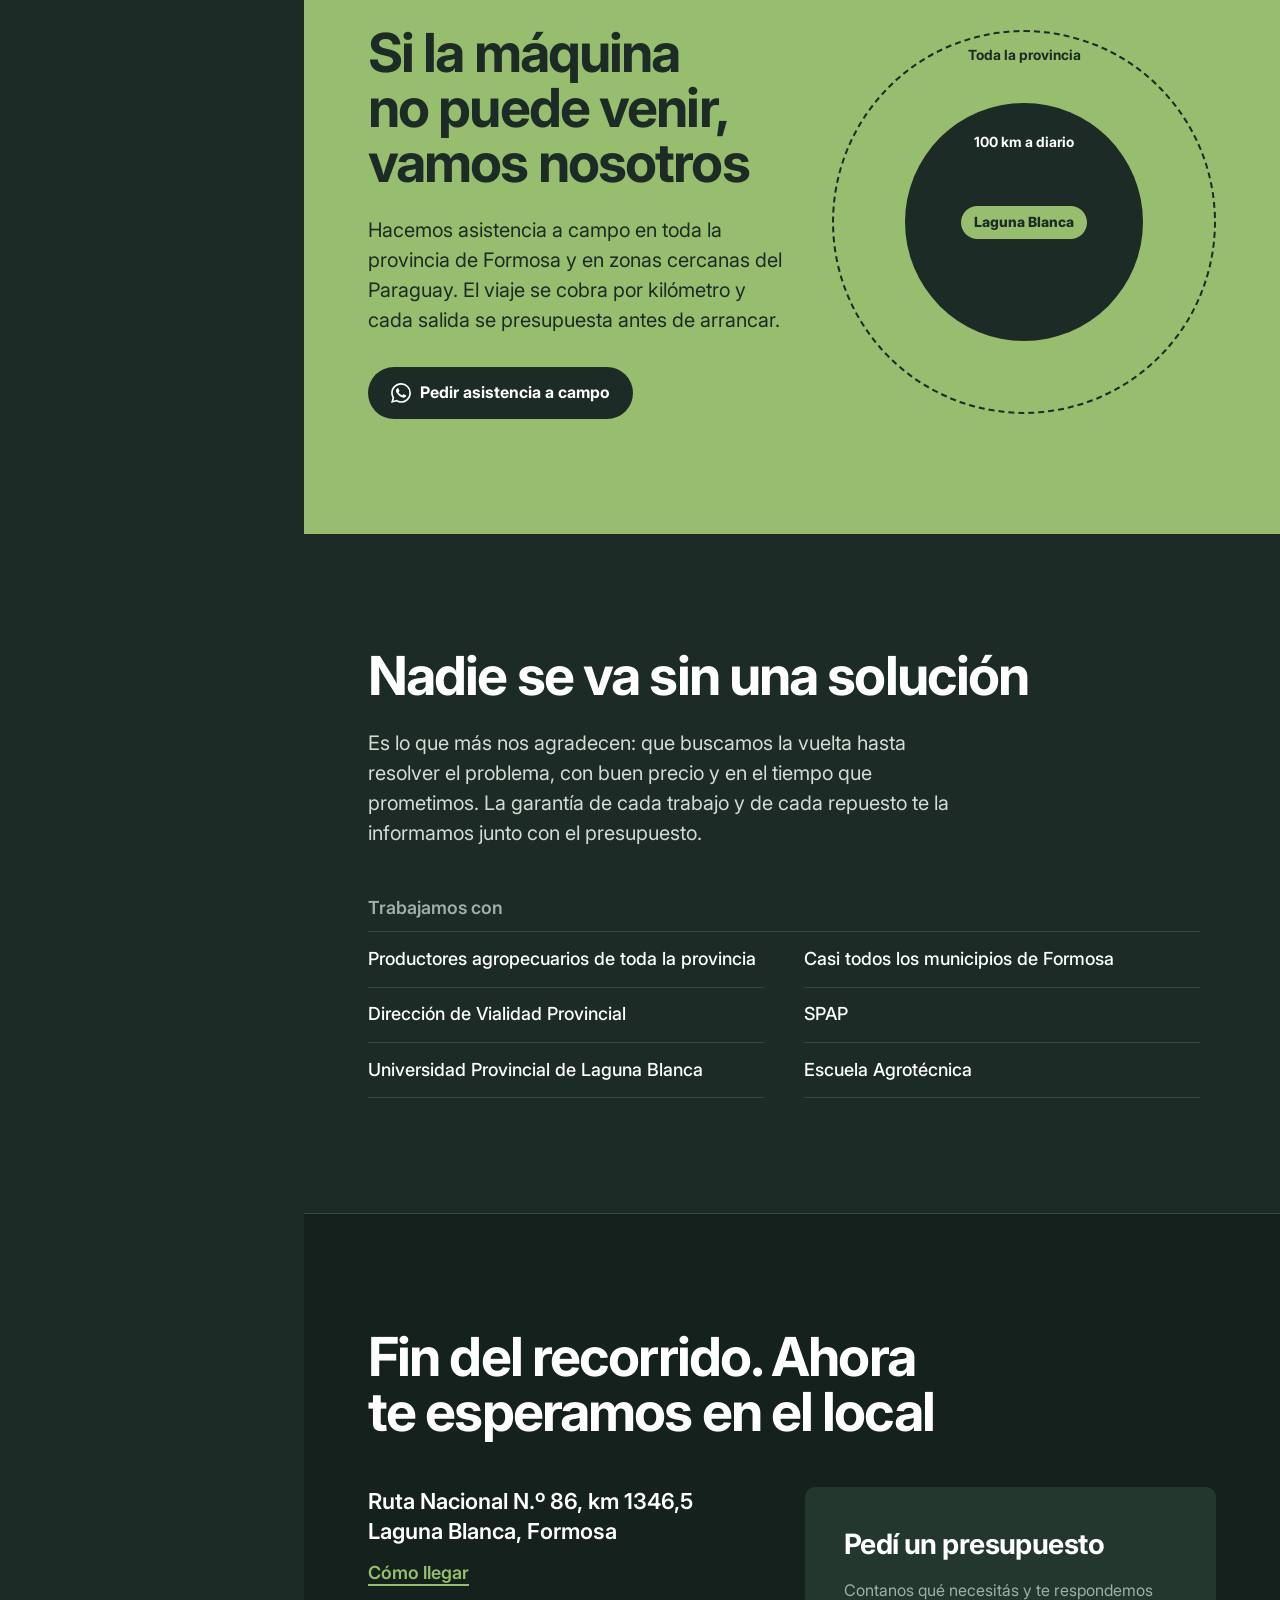
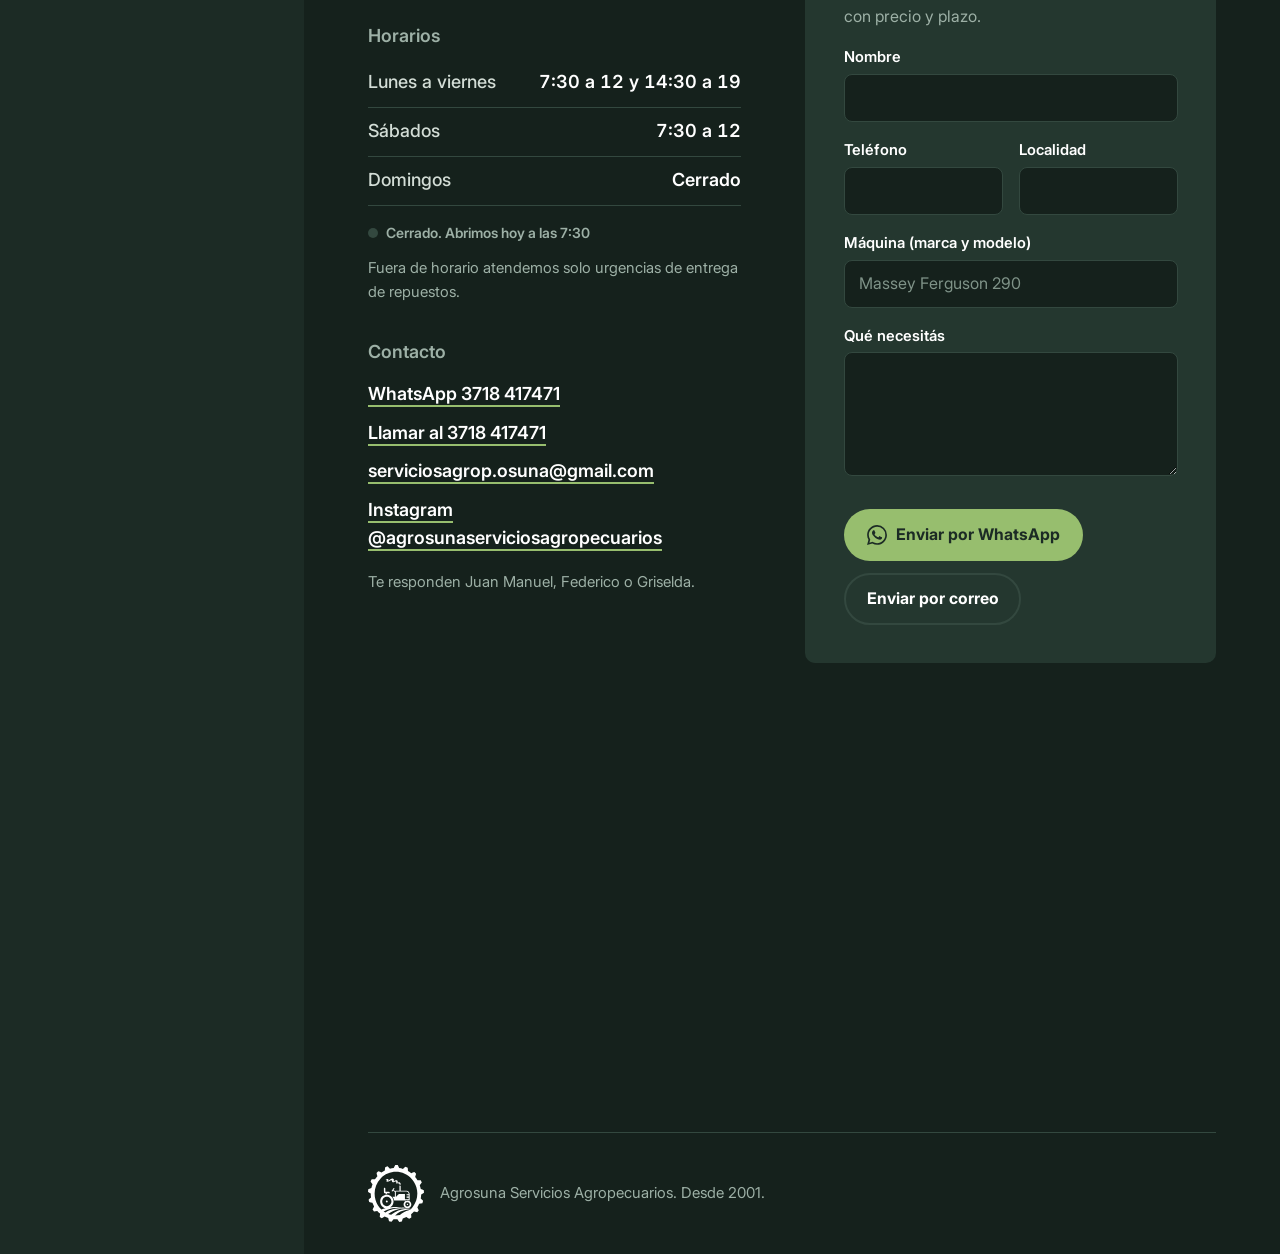
<file: v2/index.html>
<!doctype html>
<html lang="es-AR">
<head>
  <meta name="robots" content="noindex, nofollow">
  <meta charset="utf-8">
  <meta name="viewport" content="width=device-width, initial-scale=1">
  <title>Agrosuna Servicios Agropecuarios — Recorré el taller. Laguna Blanca, Formosa</title>
  <meta name="description" content="Recorré los sectores de Agrosuna: repuestos, mecánica pesada, tornería, hidráulica, lubricentro y fabricación de implementos. Laguna Blanca, Formosa. Desde 2001.">
  <meta name="theme-color" content="#1C2B25">
  <link rel="icon" href="../assets/marca/isotipo-verde.svg" type="image/svg+xml">
  <link rel="preload" href="../assets/fuentes/inter-bold.woff2" as="font" type="font/woff2" crossorigin>
  <link rel="stylesheet" href="../compartido/fuentes.css">
  <link rel="stylesheet" href="estilos.css">
</head>
<body>
  <svg width="0" height="0" hidden>
    <symbol id="ico-wa" viewBox="0 0 24 24"><path fill="currentColor" d="M17.472 14.382c-.297-.149-1.758-.867-2.03-.967-.273-.099-.471-.148-.67.15-.197.297-.767.966-.94 1.164-.173.199-.347.223-.644.075-.297-.15-1.255-.463-2.39-1.475-.883-.788-1.48-1.761-1.653-2.059-.173-.297-.018-.458.13-.606.134-.133.298-.347.446-.52.149-.174.198-.298.298-.497.099-.198.05-.371-.025-.52-.075-.149-.669-1.612-.916-2.207-.242-.579-.487-.5-.669-.51-.173-.008-.371-.01-.57-.01-.198 0-.52.074-.792.372-.272.297-1.04 1.016-1.04 2.479 0 1.462 1.065 2.875 1.213 3.074.149.198 2.096 3.2 5.077 4.487.709.306 1.262.489 1.694.625.712.227 1.36.195 1.871.118.571-.085 1.758-.719 2.006-1.413.248-.694.248-1.289.173-1.413-.074-.124-.272-.198-.57-.347m-5.421 7.403h-.004a9.87 9.87 0 01-5.031-1.378l-.361-.214-3.741.982.998-3.648-.235-.374a9.86 9.86 0 01-1.51-5.26c.001-5.45 4.436-9.884 9.888-9.884 2.64 0 5.122 1.03 6.988 2.898a9.825 9.825 0 012.893 6.994c-.003 5.45-4.437 9.884-9.885 9.884m8.413-18.297A11.815 11.815 0 0012.05 0C5.495 0 .16 5.335.157 11.892c0 2.096.547 4.142 1.588 5.945L.057 24l6.305-1.654a11.882 11.882 0 005.683 1.448h.005c6.554 0 11.89-5.335 11.893-11.893a11.821 11.821 0 00-3.48-8.413Z"/></symbol>
  </svg>

  <a class="saltar" href="#repuestos">Ir al primer sector</a>

  <aside class="riel" aria-label="Recorrido del taller">
    <a class="riel__logo" href="#inicio" aria-label="Agrosuna Servicios Agropecuarios, inicio">
      <img src="../assets/marca/logo-secundario-blanco.svg" alt="" width="196" height="36">
    </a>

    <nav class="riel__nav" aria-label="Sectores">
      <ol class="paradas">
        <li><a href="#repuestos">Repuestos</a></li>
        <li><a href="#mecanica">Mecánica pesada</a></li>
        <li><a href="#torneria">Tornería</a></li>
        <li><a href="#hidraulica">Hidráulica</a></li>
        <li><a href="#lubricentro">Lubricentro</a></li>
        <li><a href="#fabricacion">Herrería y fabricación</a></li>
        <li><a href="#chapa">Chapa y pintura</a></li>
      </ol>
      <ul class="paradas paradas--fuera">
        <li><a href="#campo">Asistencia a campo</a></li>
        <li><a href="#llegada">Dónde estamos</a></li>
      </ul>
    </nav>

    <div class="riel__pie">
      <p class="estado" data-estado></p>
      <a class="boton boton--verde" data-wa><svg aria-hidden="true"><use href="#ico-wa"/></svg>Escribir por WhatsApp</a>
      <button type="button" class="boton boton--borde" data-abrir-carrito>Tu pedido <span class="cuenta" data-carrito-cuenta hidden>0</span></button>
    </div>
  </aside>

  <div class="engranaje" aria-hidden="true"></div>

  <main class="contenido" id="inicio">
    <section class="portada">
      <h1>Pasá, te mostramos el taller</h1>
      <p class="portada__bajada">A cada cliente nuevo le mostramos las instalaciones, del mostrador de repuestos al torno. Acá podés hacer la misma recorrida antes de venir.</p>
      <div class="portada__acciones">
        <a class="boton boton--verde" href="#repuestos">Empezar el recorrido</a>
        <a class="enlace" href="#catalogo">Ir directo al catálogo de repuestos</a>
      </div>
      <p class="portada__lugar">Ruta Nacional N.º 86, km 1346,5. Laguna Blanca, Formosa.</p>
    </section>

    <section class="sector" id="repuestos" data-parada aria-labelledby="t-repuestos">
      <p class="sector__numero" aria-hidden="true">1</p>
      <div class="sector__cuerpo">
        <h2 id="t-repuestos">Repuestos</h2>
        <p class="sector__texto">La recorrida empieza en el mostrador. Repuestos originales y alternativos para tractores y maquinaria pesada, y los lubricantes Shell, de los que somos distribuidores oficiales.</p>

        <h3 class="sector__subtitulo">Marcas con las que trabajamos</h3>
        <p class="sector__ayuda">Tocá una marca para ver sus repuestos en el catálogo.</p>
        <ul class="marcas" data-marcas></ul>
      </div>
    </section>

    <section class="catalogo" id="catalogo" aria-labelledby="t-catalogo">
      <div class="catalogo__encabezado">
        <h2 id="t-catalogo">Catálogo</h2>
        <p class="catalogo__cuenta" data-resultados aria-live="polite"></p>
      </div>
      <p class="aviso-muestra" data-aviso-muestra hidden>Catálogo de muestra: los productos y precios son ejemplos hasta cargar la lista real.</p>

      <div class="catalogo__controles">
        <label class="oculto" for="buscar">Buscar un repuesto</label>
        <input id="buscar" class="catalogo__buscar" type="search" data-buscar placeholder="Buscá por repuesto, marca o modelo" autocomplete="off">
        <div class="filtros" data-filtros role="group" aria-label="Categorías"></div>
        <p class="marca-activa" data-marca-activa hidden>
          Viendo repuestos de <strong data-marca-nombre></strong>
          <button type="button" data-quitar-marca>Quitar</button>
        </p>
      </div>

      <ul class="productos" data-productos data-por-pagina="6"></ul>
      <button type="button" class="boton boton--borde ver-mas" data-ver-mas hidden>Ver más repuestos</button>
      <div class="vacio" data-vacio hidden>
        <h3>No está en la página, pero puede estar en el mostrador</h3>
        <p>En el local tenemos mucho más de lo que entra acá. Escribinos qué buscás y te decimos si lo tenemos, si lo conseguimos o si lo fabricamos.</p>
        <a class="boton boton--verde" data-vacio-wa href="#llegada"><svg aria-hidden="true"><use href="#ico-wa"/></svg>Preguntar por WhatsApp</a>
      </div>
    </section>

    <section class="sector" id="mecanica" data-parada aria-labelledby="t-mecanica">
      <p class="sector__numero" aria-hidden="true">2</p>
      <div class="sector__cuerpo">
        <h2 id="t-mecanica">Mecánica pesada</h2>
        <p class="sector__texto">Taller especializado en tractores y maquinaria pesada. Se trabaja con turno y con los repuestos a mano, en el mismo lugar.</p>
        <ul class="sector__lista">
          <li>Taller especializado en tractores</li>
          <li>Repuestos originales y alternativos en el mismo lugar</li>
          <li>Trabajos programados con turno</li>
        </ul>
        <a class="enlace" data-wa="Hola Agrosuna, quiero pedir turno para mecánica pesada.">Pedir turno para el taller</a>
      </div>
      <img class="sector__foto" src="../assets/fotos/motor-manos-m.webp" alt="Mecánico trabajando sobre un motor" width="900" height="675" loading="lazy">
    </section>

    <section class="sector" id="torneria" data-parada aria-labelledby="t-torneria">
      <p class="sector__numero" aria-hidden="true">3</p>
      <div class="sector__cuerpo">
        <h2 id="t-torneria">Tornería</h2>
        <p class="sector__texto">Fabricamos y reparamos piezas a medida a partir de la pieza rota, un plano o una medida. Trabajamos hierro, grilón, poliamida y bronce.</p>
        <ul class="sector__lista">
          <li>Maquinado de precisión y diseño de piezas</li>
          <li>Roscas en todos los pasos, milimétricos y en pulgadas</li>
          <li>Pernos, bujes y puntas de eje</li>
        </ul>
        <a class="enlace" data-wa="Hola Agrosuna, necesito tornear una pieza a medida.">Consultar por una pieza a medida</a>
      </div>
      <img class="sector__foto" src="../assets/fotos/torno-m.webp" alt="Pieza de acero en el torno" width="900" height="675" loading="lazy">
    </section>

    <section class="sector" id="hidraulica" data-parada aria-labelledby="t-hidraulica">
      <p class="sector__numero" aria-hidden="true">4</p>
      <div class="sector__cuerpo">
        <h2 id="t-hidraulica">Hidráulica</h2>
        <p class="sector__texto">Reparamos y fabricamos cilindros hidráulicos, un trabajo que no vas a encontrar en otro taller de la zona.</p>
        <ul class="sector__lista">
          <li>Reparación y fabricación de cilindros</li>
          <li>Mangueras hidráulicas armadas a medida</li>
          <li>Bombas, conexiones, sellos y empaquetaduras</li>
        </ul>
        <a class="enlace" data-wa="Hola Agrosuna, tengo una consulta por hidráulica.">Consultar por hidráulica</a>
      </div>
      <img class="sector__foto" src="../assets/fotos/cilindro-m.webp" alt="Cilindro hidráulico con sus mangueras" width="900" height="675" loading="lazy">
    </section>

    <section class="sector" id="lubricentro" data-parada aria-labelledby="t-lubricentro">
      <p class="sector__numero" aria-hidden="true">5</p>
      <div class="sector__cuerpo">
        <h2 id="t-lubricentro">Lubricentro</h2>
        <p class="sector__texto">Cambio de aceite y filtros con lubricantes Shell para motor, transmisión e hidráulico. También los llevás en balde para tener en el campo.</p>
        <a class="enlace" href="#catalogo" data-categoria="Lubricantes">Ver lubricantes en el catálogo</a>
      </div>
      <img class="sector__foto" src="../assets/fotos/aceite-m.webp" alt="Cambio de aceite" width="900" height="675" loading="lazy">
    </section>

    <section class="sector" id="fabricacion" data-parada aria-labelledby="t-fabricacion">
      <p class="sector__numero" aria-hidden="true">6</p>
      <div class="sector__cuerpo">
        <h2 id="t-fabricacion">Herrería y fabricación</h2>
        <p class="sector__texto">Soldaduras de todo tipo y fabricación de implementos completos para el trabajo agrícola.</p>
        <ul class="sector__lista">
          <li>Desmalezadoras y cuchillas</li>
          <li>Acoplados</li>
          <li>Tanques de agua y de combustible</li>
          <li>Protecciones frontales y laterales para tractores</li>
        </ul>
        <a class="enlace" data-wa="Hola Agrosuna, quiero consultar por la fabricación de un implemento.">Consultar por un implemento</a>
      </div>
      <img class="sector__foto" src="../assets/fotos/soldadura-m.webp" alt="Soldador trabajando" width="900" height="675" loading="lazy">
    </section>

    <section class="sector" id="chapa" data-parada aria-labelledby="t-chapa">
      <p class="sector__numero" aria-hidden="true">7</p>
      <div class="sector__cuerpo">
        <h2 id="t-chapa">Chapa y pintura</h2>
        <p class="sector__texto">Reparación de chapa y pintura completa para tractores, implementos y maquinaria.</p>
        <a class="enlace" data-wa="Hola Agrosuna, quiero consultar por chapa y pintura.">Consultar por chapa y pintura</a>
      </div>
      <img class="sector__foto" src="../assets/fotos/tractor-frente-m.webp" alt="Tractor rojo visto de frente" width="900" height="675" loading="lazy">
    </section>

    <section class="salida" id="campo" data-parada aria-labelledby="t-campo">
      <div class="salida__texto">
        <h2 id="t-campo">Si la máquina no puede venir, vamos nosotros</h2>
        <p>Hacemos asistencia a campo en toda la provincia de Formosa y en zonas cercanas del Paraguay. El viaje se cobra por kilómetro y cada salida se presupuesta antes de arrancar.</p>
        <a class="boton boton--verde" data-wa="Hola Agrosuna, necesito asistencia a campo. Estoy en: "><svg aria-hidden="true"><use href="#ico-wa"/></svg>Pedir asistencia a campo</a>
      </div>
      <div class="radio" role="img" aria-label="Laguna Blanca en el centro, con un radio habitual de 100 kilómetros y alcance a toda la provincia">
        <span class="radio__anillo radio__anillo--provincia"><em>Toda la provincia</em></span>
        <span class="radio__anillo radio__anillo--cien"><em>100 km a diario</em></span>
        <span class="radio__centro">Laguna Blanca</span>
      </div>
    </section>

    <section class="confianza" aria-labelledby="t-confianza">
      <h2 id="t-confianza">Nadie se va sin una solución</h2>
      <p>Es lo que más nos agradecen: que buscamos la vuelta hasta resolver el problema, con buen precio y en el tiempo que prometimos. La garantía de cada trabajo y de cada repuesto te la informamos junto con el presupuesto.</p>
      <h3>Trabajamos con</h3>
      <ul class="confianza__lista">
        <li>Productores agropecuarios de toda la provincia</li>
        <li>Casi todos los municipios de Formosa</li>
        <li>Dirección de Vialidad Provincial</li>
        <li>SPAP</li>
        <li>Universidad Provincial de Laguna Blanca</li>
        <li>Escuela Agrotécnica</li>
      </ul>
    </section>

    <section class="llegada" id="llegada" data-parada aria-labelledby="t-llegada">
      <h2 id="t-llegada">Fin del recorrido. Ahora te esperamos en el local</h2>

      <div class="llegada__grilla">
        <div class="llegada__datos">
          <p class="llegada__direccion">Ruta Nacional N.º 86, km 1346,5<br>Laguna Blanca, Formosa</p>
          <a class="enlace" data-mapa href="#">Cómo llegar</a>

          <h3>Horarios</h3>
          <table class="horarios">
            <tr><th scope="row">Lunes a viernes</th><td>7:30 a 12 y 14:30 a 19</td></tr>
            <tr><th scope="row">Sábados</th><td>7:30 a 12</td></tr>
            <tr><th scope="row">Domingos</th><td>Cerrado</td></tr>
          </table>
          <p class="estado" data-estado></p>
          <p class="nota">Fuera de horario atendemos solo urgencias de entrega de repuestos.</p>

          <h3>Contacto</h3>
          <ul class="contacto">
            <li><a data-wa>WhatsApp 3718 417471</a></li>
            <li><a data-tel href="#">Llamar al 3718 417471</a></li>
            <li><a data-correo href="#">serviciosagrop.osuna@gmail.com</a></li>
            <li><a data-instagram href="#">Instagram @agrosunaserviciosagropecuarios</a></li>
          </ul>
          <p class="nota">Te responden Juan Manuel, Federico o Griselda.</p>
        </div>

        <form class="presupuesto" data-presupuesto>
          <h3>Pedí un presupuesto</h3>
          <p>Contanos qué necesitás y te respondemos con precio y plazo.</p>
          <div class="campo">
            <label for="p-nombre">Nombre</label>
            <input id="p-nombre" name="nombre" type="text" autocomplete="name" required>
          </div>
          <div class="campo campo--mitad">
            <label for="p-telefono">Teléfono</label>
            <input id="p-telefono" name="telefono" type="tel" autocomplete="tel">
          </div>
          <div class="campo campo--mitad">
            <label for="p-localidad">Localidad</label>
            <input id="p-localidad" name="localidad" type="text" autocomplete="address-level2">
          </div>
          <div class="campo">
            <label for="p-maquina">Máquina (marca y modelo)</label>
            <input id="p-maquina" name="maquina" type="text" placeholder="Massey Ferguson 290">
          </div>
          <div class="campo">
            <label for="p-necesidad">Qué necesitás</label>
            <textarea id="p-necesidad" name="necesidad" rows="4" required></textarea>
          </div>
          <div class="presupuesto__acciones">
            <button type="submit" class="boton boton--verde"><svg aria-hidden="true"><use href="#ico-wa"/></svg>Enviar por WhatsApp</button>
            <button type="button" class="boton boton--borde" data-por-correo>Enviar por correo</button>
          </div>
        </form>
      </div>

      <iframe class="mapa" title="Ubicación de Agrosuna en Laguna Blanca, Formosa" loading="lazy" referrerpolicy="no-referrer-when-downgrade" src="https://www.google.com/maps?q=Agrosuna+Servicios+Agropecuarios,+Laguna+Blanca,+Formosa&z=14&output=embed"></iframe>

      <footer class="pie">
        <img src="../assets/marca/isotipo-blanco.svg" alt="" width="56" height="57">
        <p>Agrosuna Servicios Agropecuarios. Desde 2001.</p>
      </footer>
    </section>
  </main>

  <a class="flotante" data-wa aria-label="Escribinos por WhatsApp"><svg aria-hidden="true"><use href="#ico-wa"/></svg></a>

  <nav class="barra-movil" aria-label="Contacto rápido">
    <a data-wa><svg aria-hidden="true"><use href="#ico-wa"/></svg>WhatsApp</a>
    <a data-tel href="#">Llamar</a>
    <button type="button" data-abrir-carrito>Pedido <span data-carrito-cuenta hidden>0</span></button>
  </nav>

  <dialog class="carrito" data-carrito aria-labelledby="titulo-carrito">
    <div class="carrito__caja">
      <header class="carrito__cabecera">
        <h2 id="titulo-carrito">Tu pedido</h2>
        <button type="button" data-cerrar-carrito>Cerrar</button>
      </header>
      <p class="carrito__vacio" data-carrito-vacio>Todavía no agregaste repuestos. Buscalos en el catálogo y sumalos acá.</p>
      <ul class="carrito__lista" data-carrito-lista></ul>
      <footer class="carrito__pie" data-carrito-pie hidden>
        <p class="carrito__total"><span>Total estimado</span> <strong data-carrito-total></strong></p>
        <a class="boton boton--verde" data-carrito-enviar href="#"><svg aria-hidden="true"><use href="#ico-wa"/></svg>Enviar pedido por WhatsApp</a>
        <p class="nota">Te confirmamos disponibilidad, forma de pago y envío por WhatsApp.</p>
      </footer>
    </div>
  </dialog>

  <script src="../compartido/datos.js"></script>
  <script src="../compartido/tienda.js"></script>
  <script src="recorrido.js"></script>
</body>
</html>
</file>
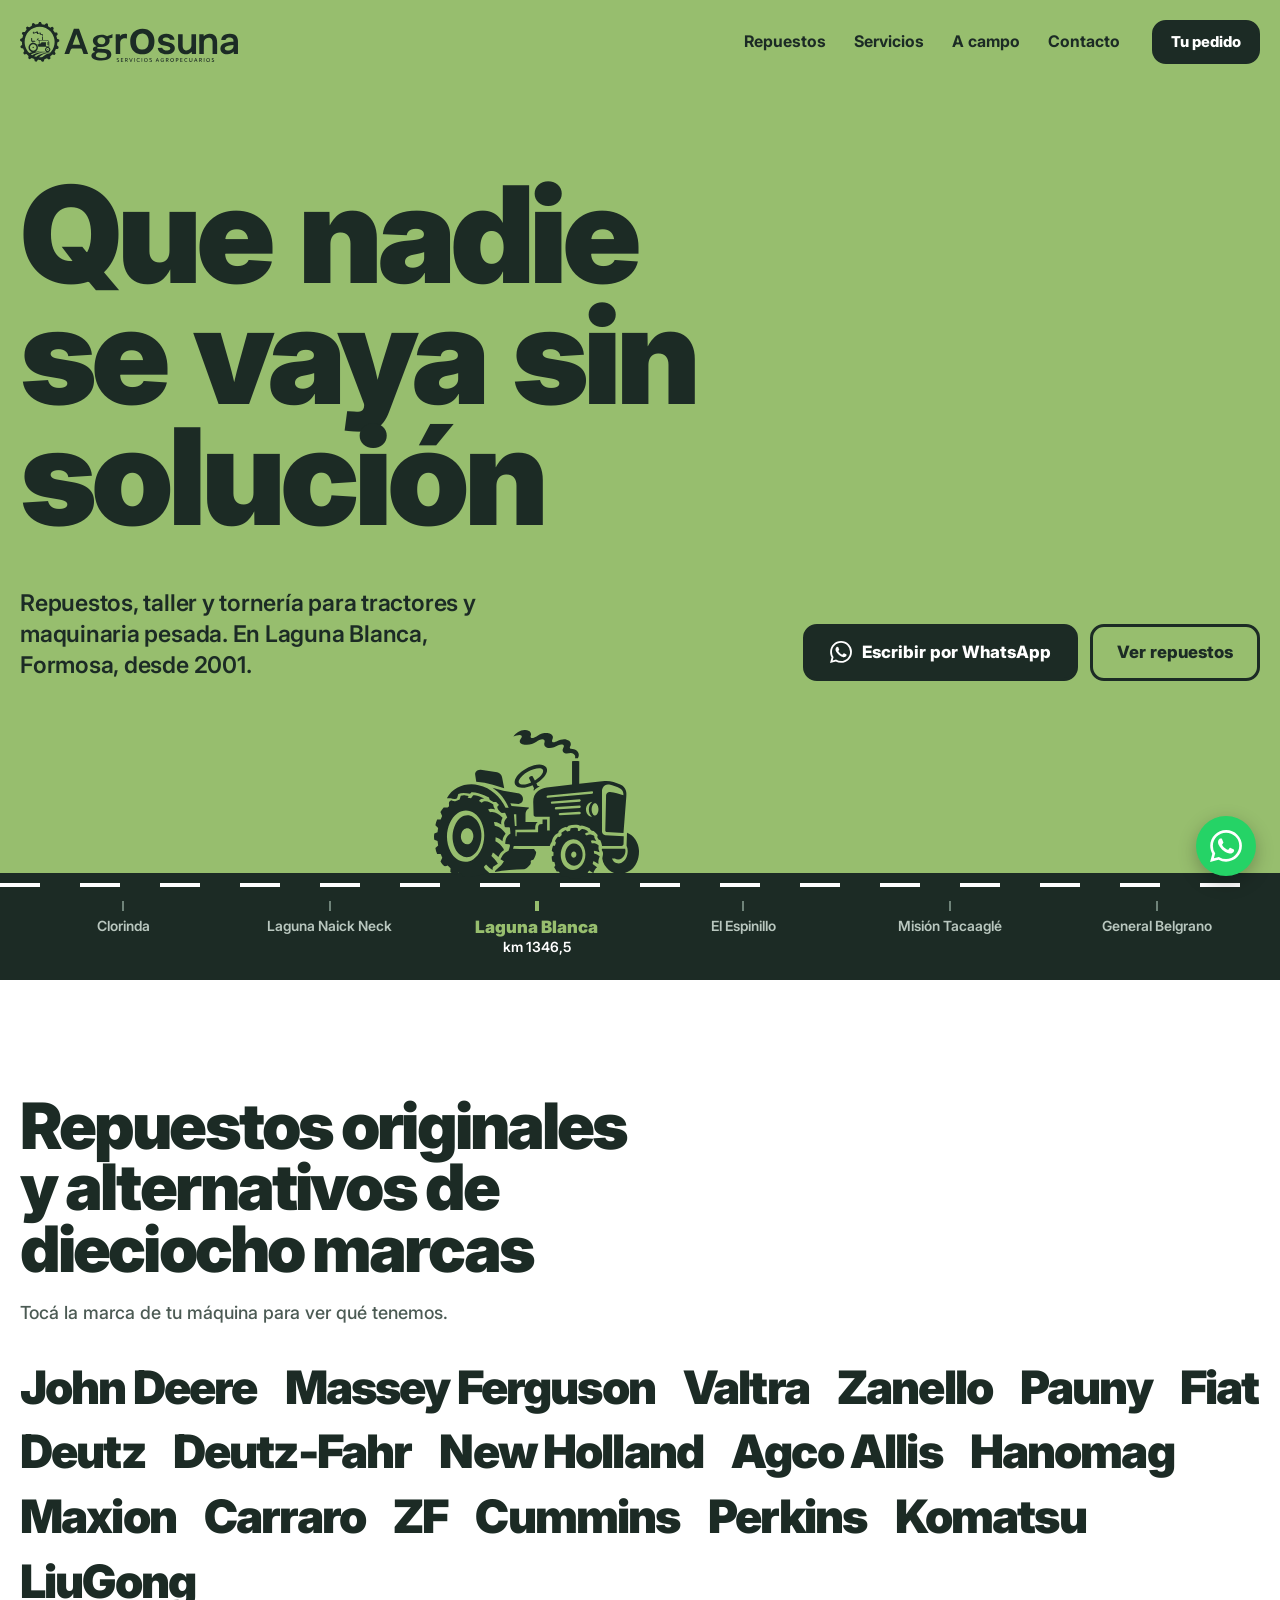
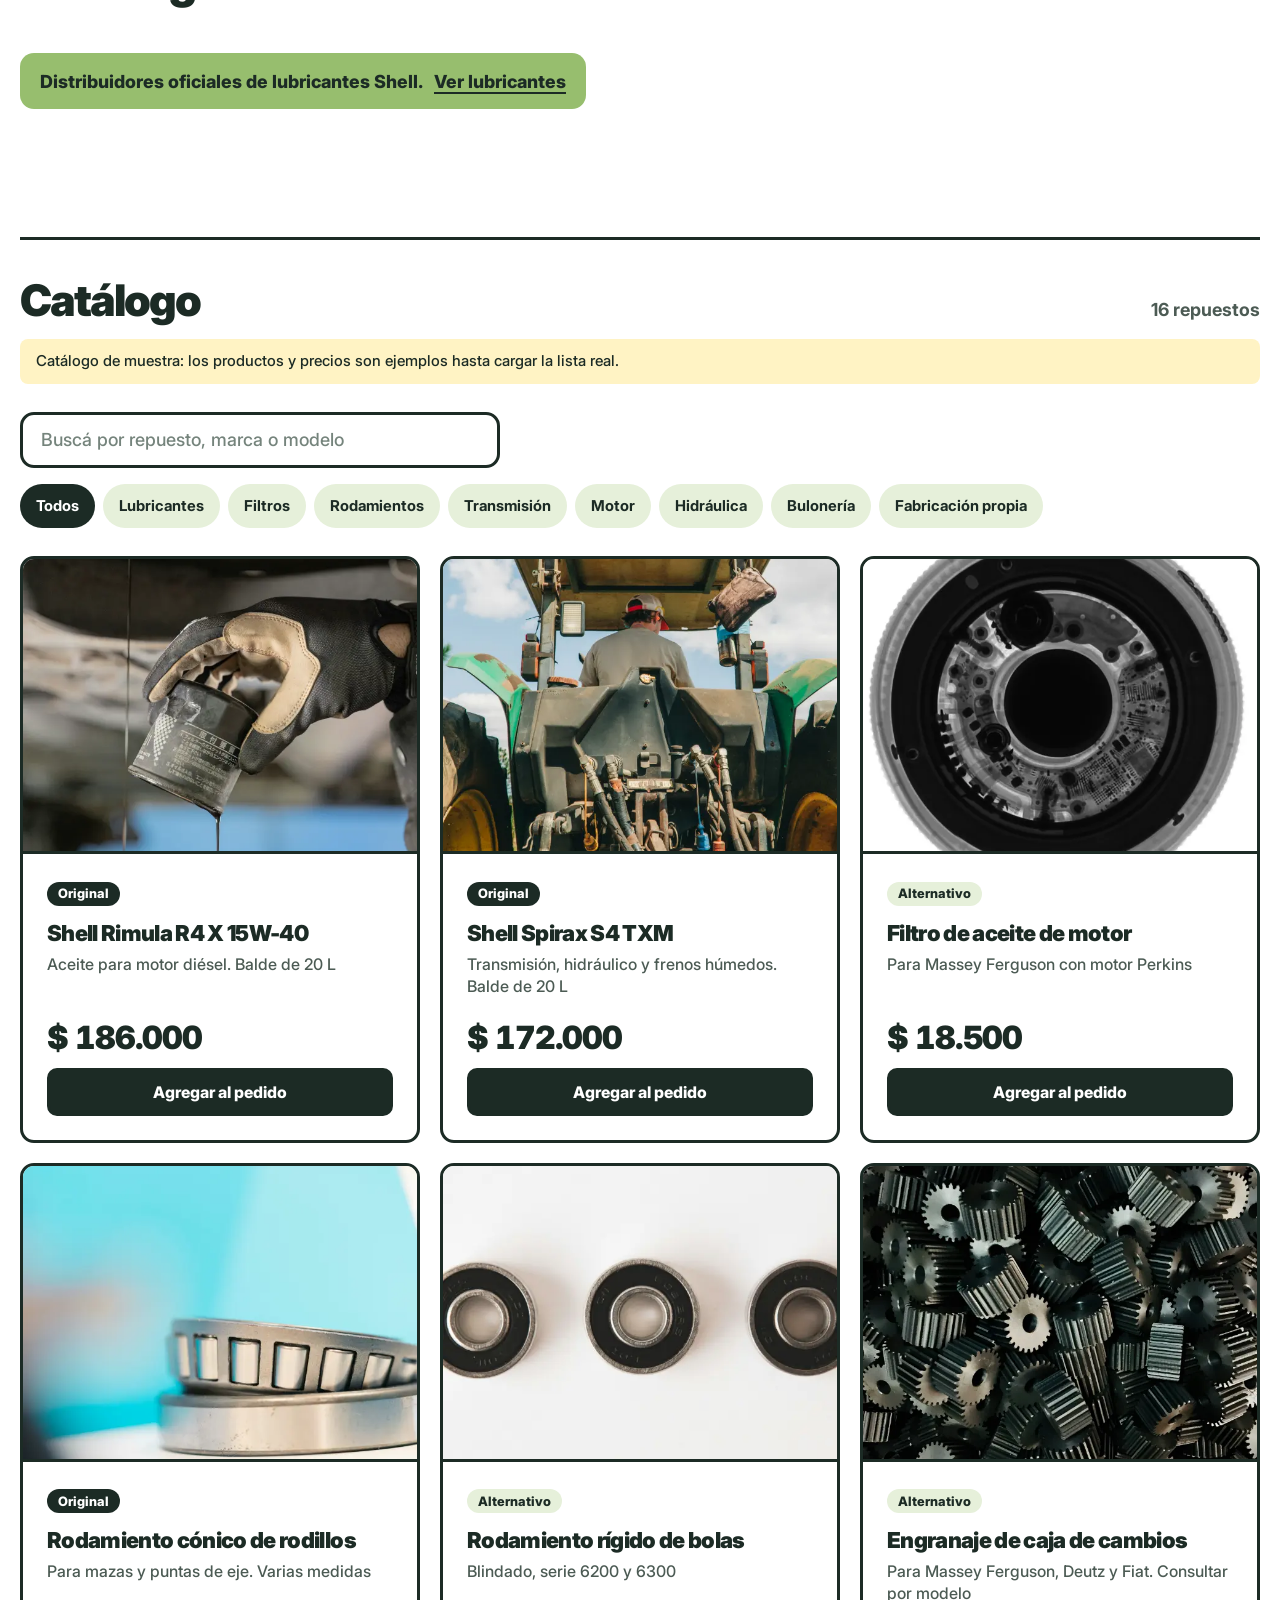
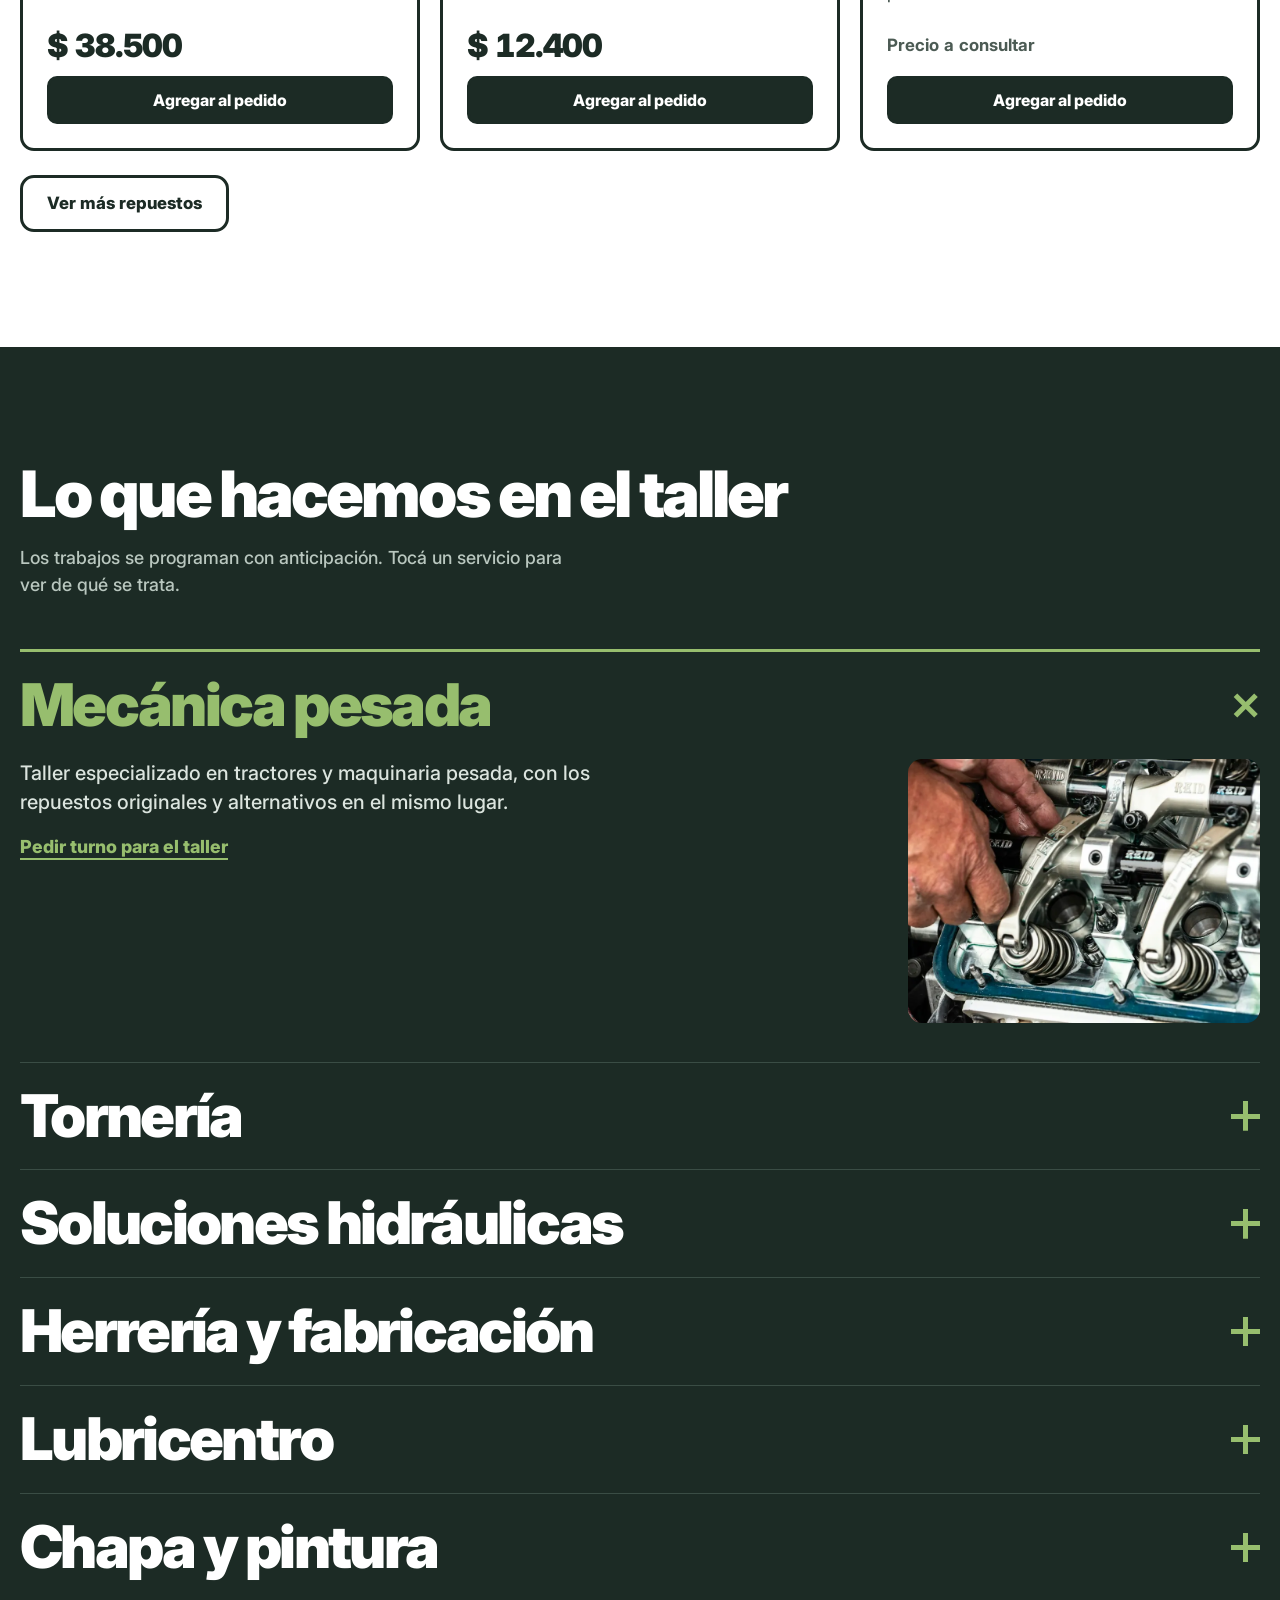
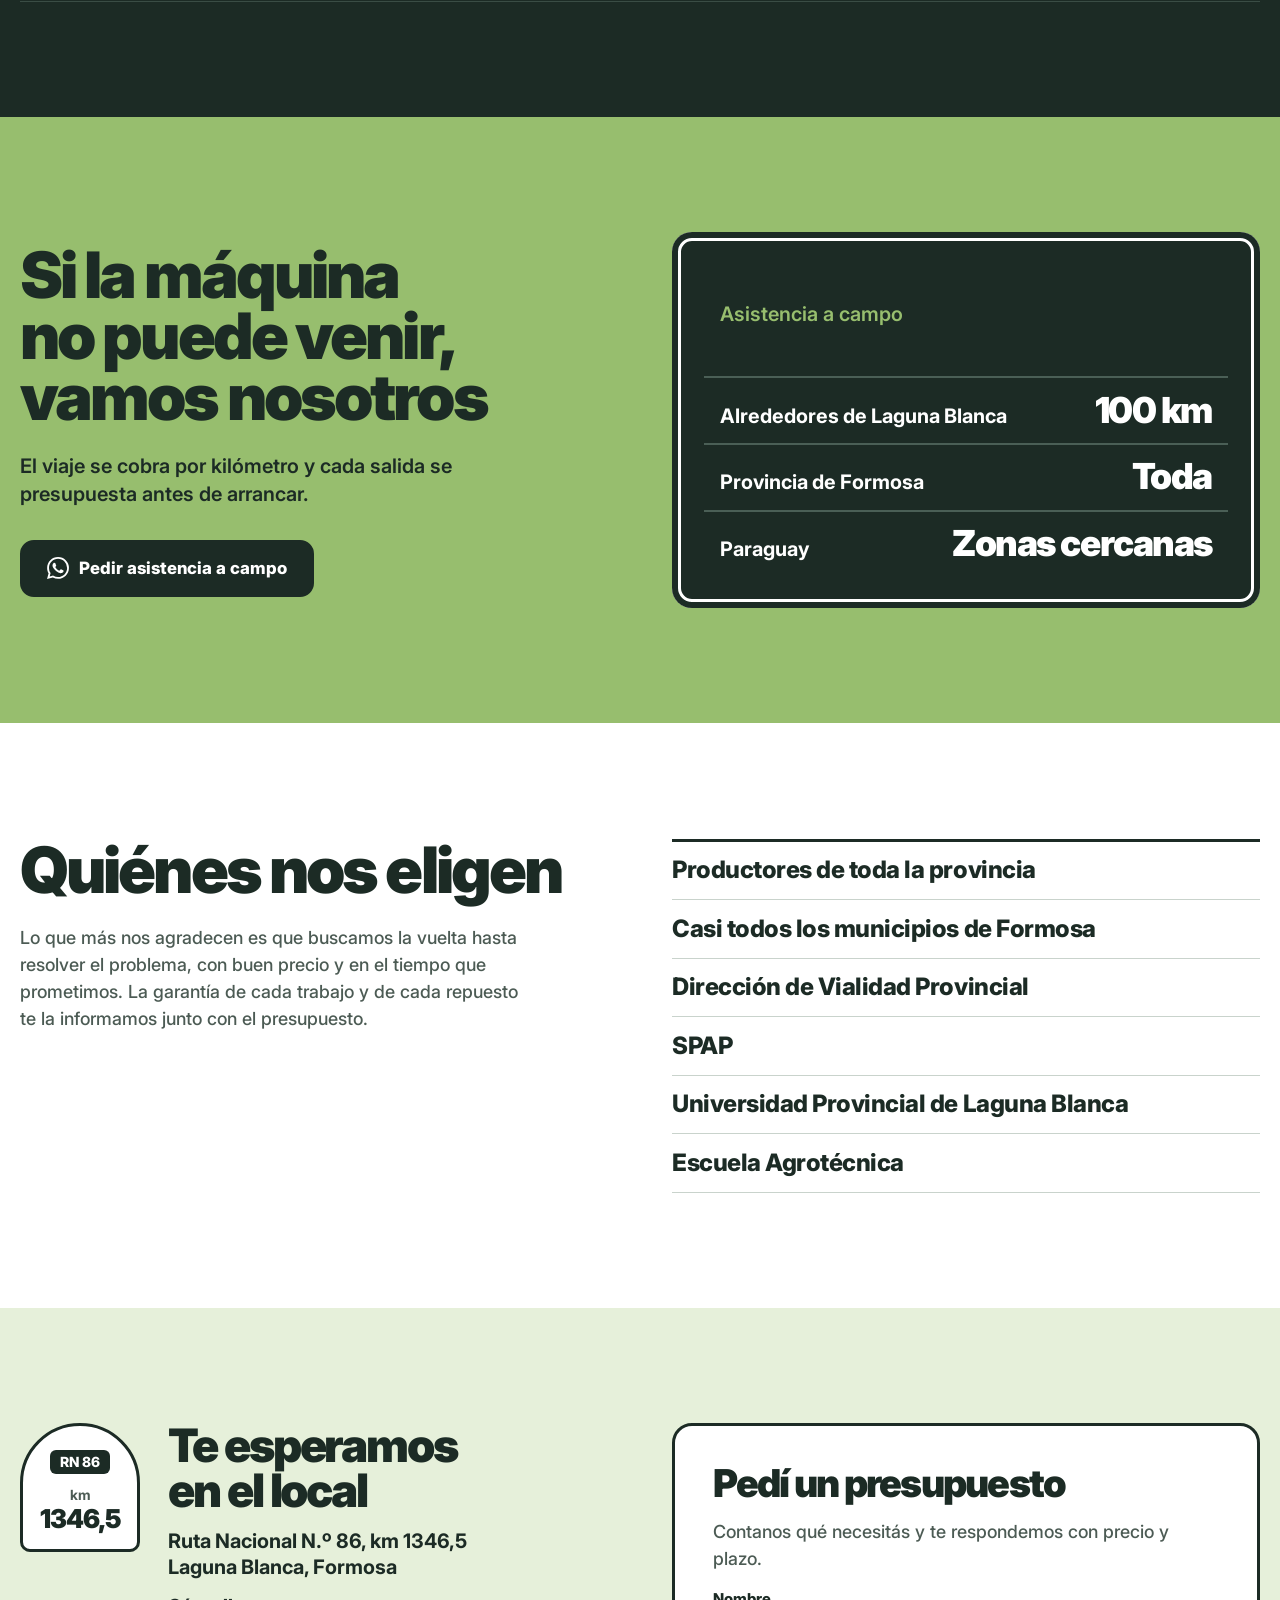
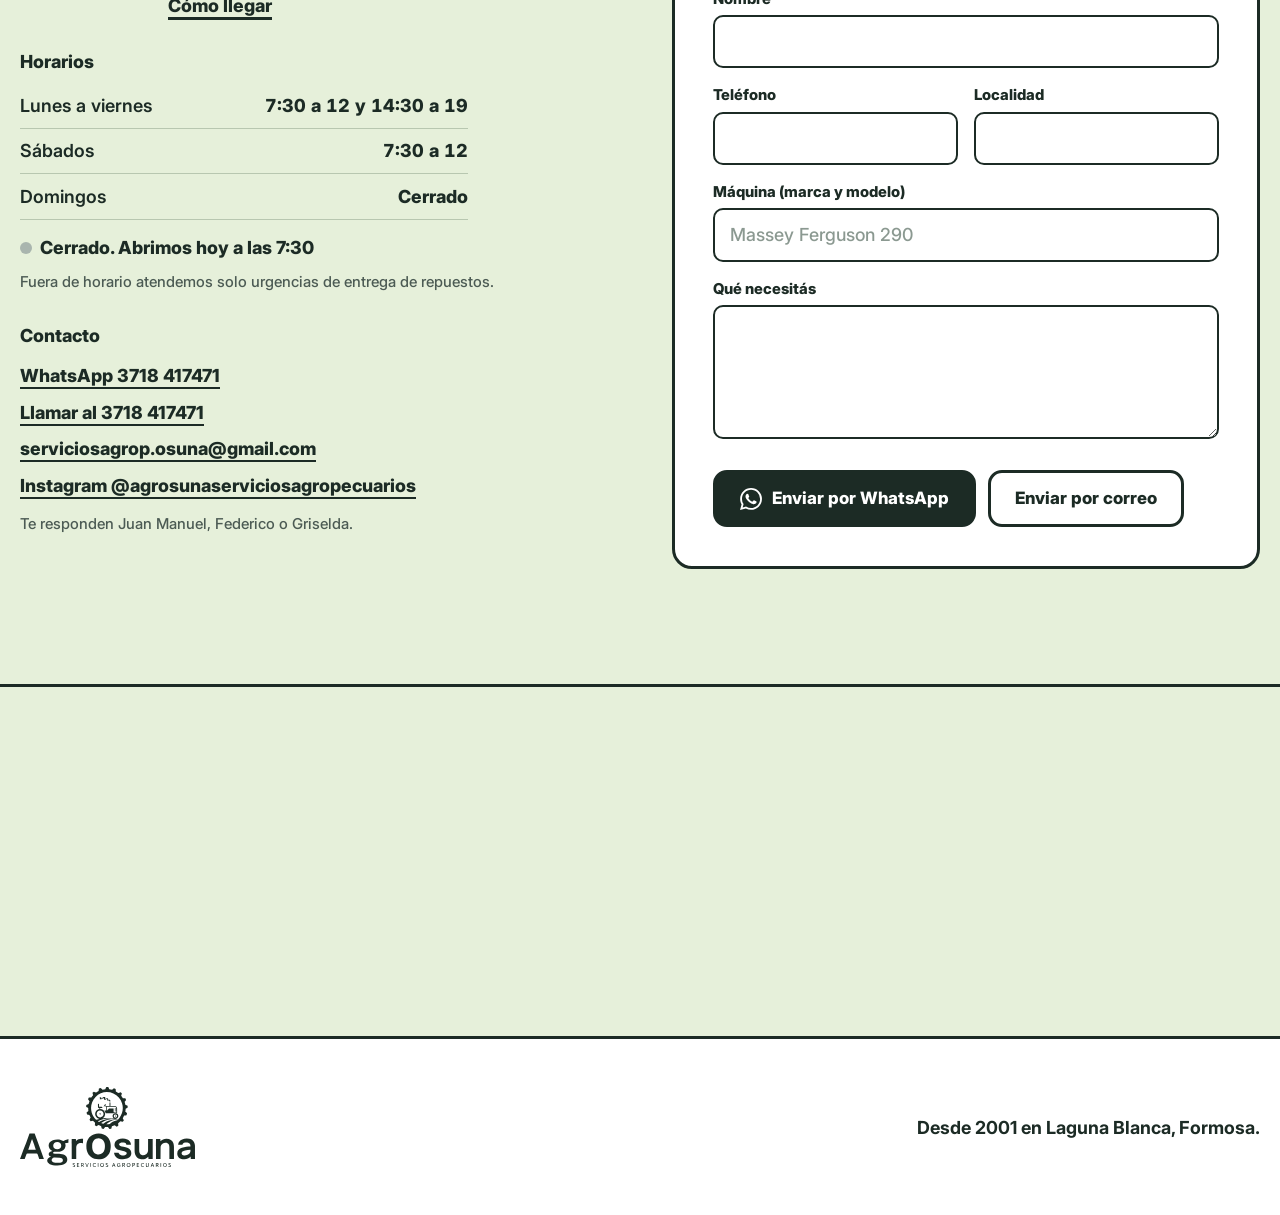
<file: v3/index.html>
<!doctype html>
<html lang="es-AR">
<head>
  <meta name="robots" content="noindex, nofollow">
  <meta charset="utf-8">
  <meta name="viewport" content="width=device-width, initial-scale=1">
  <title>Agrosuna Servicios Agropecuarios — Ruta 86, km 1346,5. Laguna Blanca, Formosa</title>
  <meta name="description" content="Repuestos, taller y tornería para tractores y maquinaria pesada sobre la Ruta Nacional 86, en Laguna Blanca, Formosa. Asistencia a campo en toda la provincia. Desde 2001.">
  <meta name="theme-color" content="#97BE6E">
  <link rel="icon" href="../assets/marca/isotipo-verde.svg" type="image/svg+xml">
  <link rel="preload" href="../assets/fuentes/inter-black.woff2" as="font" type="font/woff2" crossorigin>
  <link rel="stylesheet" href="../compartido/fuentes.css">
  <link rel="stylesheet" href="estilos.css">
</head>
<body>
  <svg width="0" height="0" hidden>
    <symbol id="ico-wa" viewBox="0 0 24 24"><path fill="currentColor" d="M17.472 14.382c-.297-.149-1.758-.867-2.03-.967-.273-.099-.471-.148-.67.15-.197.297-.767.966-.94 1.164-.173.199-.347.223-.644.075-.297-.15-1.255-.463-2.39-1.475-.883-.788-1.48-1.761-1.653-2.059-.173-.297-.018-.458.13-.606.134-.133.298-.347.446-.52.149-.174.198-.298.298-.497.099-.198.05-.371-.025-.52-.075-.149-.669-1.612-.916-2.207-.242-.579-.487-.5-.669-.51-.173-.008-.371-.01-.57-.01-.198 0-.52.074-.792.372-.272.297-1.04 1.016-1.04 2.479 0 1.462 1.065 2.875 1.213 3.074.149.198 2.096 3.2 5.077 4.487.709.306 1.262.489 1.694.625.712.227 1.36.195 1.871.118.571-.085 1.758-.719 2.006-1.413.248-.694.248-1.289.173-1.413-.074-.124-.272-.198-.57-.347m-5.421 7.403h-.004a9.87 9.87 0 01-5.031-1.378l-.361-.214-3.741.982.998-3.648-.235-.374a9.86 9.86 0 01-1.51-5.26c.001-5.45 4.436-9.884 9.888-9.884 2.64 0 5.122 1.03 6.988 2.898a9.825 9.825 0 012.893 6.994c-.003 5.45-4.437 9.884-9.885 9.884m8.413-18.297A11.815 11.815 0 0012.05 0C5.495 0 .16 5.335.157 11.892c0 2.096.547 4.142 1.588 5.945L.057 24l6.305-1.654a11.882 11.882 0 005.683 1.448h.005c6.554 0 11.89-5.335 11.893-11.893a11.821 11.821 0 00-3.48-8.413Z"/></symbol>
  </svg>

  <a class="saltar" href="#repuestos">Ir a los repuestos</a>

  <header class="portada" id="inicio">
    <div class="ancho barra">
      <a class="barra__logo" href="#inicio" aria-label="Agrosuna Servicios Agropecuarios, inicio">
        <img src="../assets/marca/logo-secundario-verde.svg" alt="" width="218" height="40">
      </a>
      <nav class="barra__nav" aria-label="Secciones">
        <a href="#repuestos">Repuestos</a>
        <a href="#servicios">Servicios</a>
        <a href="#campo">A campo</a>
        <a href="#contacto">Contacto</a>
      </nav>
      <button type="button" class="boton boton--tinta boton--chico" data-abrir-carrito>Tu pedido <span class="cuenta" data-carrito-cuenta hidden>0</span></button>
    </div>

    <div class="ancho portada__texto">
      <h1>Que nadie se vaya sin solución</h1>
      <div class="portada__fila">
        <p class="portada__bajada">Repuestos, taller y tornería para tractores y maquinaria pesada. En Laguna Blanca, Formosa, desde 2001.</p>
        <div class="portada__acciones">
          <a class="boton boton--tinta" data-wa><svg aria-hidden="true"><use href="#ico-wa"/></svg>Escribir por WhatsApp</a>
          <a class="boton boton--borde" href="#repuestos">Ver repuestos</a>
        </div>
      </div>
    </div>

    <div class="ruta" aria-label="Estamos sobre la Ruta Nacional 86, en el kilómetro 1346,5">
      <div class="ruta__tractor"><img src="../assets/marca/elemento-1-verde.svg" alt="" width="387" height="281"></div>
      <div class="ruta__asfalto" aria-hidden="true"></div>
      <div class="ancho">
        <ol class="ruta__pueblos">
          <li>Clorinda</li>
          <li class="ruta__medio">Laguna Naick Neck</li>
          <li class="ruta__aca"><strong>Laguna Blanca</strong> km 1346,5</li>
          <li class="ruta__medio">El Espinillo</li>
          <li class="ruta__medio">Misión Tacaaglé</li>
          <li>General Belgrano</li>
        </ol>
      </div>
    </div>
  </header>

  <main>
    <section class="repuestos" id="repuestos" aria-labelledby="t-repuestos">
      <div class="ancho">
        <h2 id="t-repuestos">Repuestos originales y alternativos de dieciocho marcas</h2>
        <p class="repuestos__ayuda">Tocá la marca de tu máquina para ver qué tenemos.</p>
        <ul class="marcas" data-marcas></ul>
        <p class="shell">Distribuidores oficiales de lubricantes Shell. <a href="#catalogo" data-categoria="Lubricantes">Ver lubricantes</a></p>
      </div>
    </section>

    <section class="catalogo" id="catalogo" aria-labelledby="t-catalogo">
      <div class="ancho">
        <div class="catalogo__encabezado">
          <h2 id="t-catalogo">Catálogo</h2>
          <p class="catalogo__cuenta" data-resultados aria-live="polite"></p>
        </div>
        <p class="aviso-muestra" data-aviso-muestra hidden>Catálogo de muestra: los productos y precios son ejemplos hasta cargar la lista real.</p>

        <div class="catalogo__controles">
          <label class="oculto" for="buscar">Buscar un repuesto</label>
          <input id="buscar" class="catalogo__buscar" type="search" data-buscar placeholder="Buscá por repuesto, marca o modelo" autocomplete="off">
          <div class="filtros" data-filtros role="group" aria-label="Categorías"></div>
        </div>
        <p class="marca-activa" data-marca-activa hidden>
          Viendo repuestos de <strong data-marca-nombre></strong>
          <button type="button" data-quitar-marca>Quitar</button>
        </p>

        <ul class="productos" data-productos data-por-pagina="6"></ul>
        <button type="button" class="boton boton--borde ver-mas" data-ver-mas hidden>Ver más repuestos</button>
        <div class="vacio" data-vacio hidden>
          <h3>No está en la página, pero puede estar en el mostrador</h3>
          <p>En el local tenemos mucho más de lo que entra acá. Escribinos qué buscás y te decimos si lo tenemos, si lo conseguimos o si lo fabricamos.</p>
          <a class="boton boton--tinta" data-vacio-wa href="#contacto"><svg aria-hidden="true"><use href="#ico-wa"/></svg>Preguntar por WhatsApp</a>
        </div>
      </div>
    </section>

    <section class="servicios" id="servicios" aria-labelledby="t-servicios">
      <div class="ancho">
        <h2 id="t-servicios">Lo que hacemos en el taller</h2>
        <p class="servicios__bajada">Los trabajos se programan con anticipación. Tocá un servicio para ver de qué se trata.</p>

        <div class="acordeon">
          <details name="servicio" open>
            <summary>Mecánica pesada</summary>
            <div class="acordeon__cuerpo">
              <div>
                <p>Taller especializado en tractores y maquinaria pesada, con los repuestos originales y alternativos en el mismo lugar.</p>
                <a data-wa="Hola Agrosuna, quiero pedir turno para mecánica pesada.">Pedir turno para el taller</a>
              </div>
              <img src="../assets/fotos/motor-manos-m.webp" alt="Mecánico trabajando sobre un motor" width="900" height="675" loading="lazy">
            </div>
          </details>
          <details name="servicio">
            <summary>Tornería</summary>
            <div class="acordeon__cuerpo">
              <div>
                <p>Fabricación y reparación de piezas, maquinado de precisión y roscas en todos los pasos. Trabajamos hierro, grilón, poliamida y bronce.</p>
                <a data-wa="Hola Agrosuna, necesito tornear una pieza a medida.">Consultar por una pieza a medida</a>
              </div>
              <img src="../assets/fotos/torno-m.webp" alt="Pieza de acero en el torno" width="900" height="675" loading="lazy">
            </div>
          </details>
          <details name="servicio">
            <summary>Soluciones hidráulicas</summary>
            <div class="acordeon__cuerpo">
              <div>
                <p>Reparación y fabricación de cilindros, mangueras a medida, bombas, conexiones, sellos y empaquetaduras.</p>
                <a data-wa="Hola Agrosuna, tengo una consulta por hidráulica.">Consultar por hidráulica</a>
              </div>
              <img src="../assets/fotos/cilindro-m.webp" alt="Cilindro hidráulico con sus mangueras" width="900" height="675" loading="lazy">
            </div>
          </details>
          <details name="servicio">
            <summary>Herrería y fabricación</summary>
            <div class="acordeon__cuerpo">
              <div>
                <p>Soldaduras de todo tipo, protecciones para tractores y fabricación de desmalezadoras, acoplados y tanques de agua o de combustible.</p>
                <a data-wa="Hola Agrosuna, quiero consultar por la fabricación de un implemento.">Consultar por un implemento</a>
              </div>
              <img src="../assets/fotos/soldadura-m.webp" alt="Soldador trabajando" width="900" height="675" loading="lazy">
            </div>
          </details>
          <details name="servicio">
            <summary>Lubricentro</summary>
            <div class="acordeon__cuerpo">
              <div>
                <p>Cambio de aceite y filtros con lubricantes Shell para motor, transmisión e hidráulico.</p>
                <a data-wa="Hola Agrosuna, quiero pedir turno para el lubricentro.">Pedir turno para el lubricentro</a>
              </div>
              <img src="../assets/fotos/aceite-m.webp" alt="Cambio de aceite" width="900" height="675" loading="lazy">
            </div>
          </details>
          <details name="servicio">
            <summary>Chapa y pintura</summary>
            <div class="acordeon__cuerpo">
              <div>
                <p>Reparación de chapa y pintura completa para tractores, implementos y maquinaria.</p>
                <a data-wa="Hola Agrosuna, quiero consultar por chapa y pintura.">Consultar por chapa y pintura</a>
              </div>
              <img src="../assets/fotos/tractor-frente-m.webp" alt="Tractor rojo visto de frente" width="900" height="675" loading="lazy">
            </div>
          </details>
        </div>
      </div>
    </section>

    <section class="campo-seccion" id="campo" aria-labelledby="t-campo">
      <div class="ancho campo-seccion__grilla">
        <div>
          <h2 id="t-campo">Si la máquina no puede venir, vamos nosotros</h2>
          <p>El viaje se cobra por kilómetro y cada salida se presupuesta antes de arrancar.</p>
          <a class="boton boton--tinta" data-wa="Hola Agrosuna, necesito asistencia a campo. Estoy en: "><svg aria-hidden="true"><use href="#ico-wa"/></svg>Pedir asistencia a campo</a>
        </div>

        <div class="cartel">
          <p class="cartel__titulo">Asistencia a campo</p>
          <dl>
            <div><dt>Alrededores de Laguna Blanca</dt><dd>100 km</dd></div>
            <div><dt>Provincia de Formosa</dt><dd>Toda</dd></div>
            <div><dt>Paraguay</dt><dd>Zonas cercanas</dd></div>
          </dl>
        </div>
      </div>
    </section>

    <section class="confianza" aria-labelledby="t-confianza">
      <div class="ancho confianza__grilla">
        <div>
          <h2 id="t-confianza">Quiénes nos eligen</h2>
          <p>Lo que más nos agradecen es que buscamos la vuelta hasta resolver el problema, con buen precio y en el tiempo que prometimos. La garantía de cada trabajo y de cada repuesto te la informamos junto con el presupuesto.</p>
        </div>
        <ul class="confianza__lista">
          <li>Productores de toda la provincia</li>
          <li>Casi todos los municipios de Formosa</li>
          <li>Dirección de Vialidad Provincial</li>
          <li>SPAP</li>
          <li>Universidad Provincial de Laguna Blanca</li>
          <li>Escuela Agrotécnica</li>
        </ul>
      </div>
    </section>

    <section class="contacto-seccion" id="contacto" aria-labelledby="t-contacto">
      <div class="ancho contacto-seccion__grilla">
        <div class="donde">
          <div class="mojon" aria-hidden="true">
            <span class="mojon__ruta">RN 86</span>
            <span class="mojon__km">km</span>
            <span class="mojon__numero">1346,5</span>
          </div>
          <div>
            <h2 id="t-contacto">Te esperamos en el local</h2>
            <p class="donde__direccion">Ruta Nacional N.º 86, km 1346,5<br>Laguna Blanca, Formosa</p>
            <a class="enlace" data-mapa href="#">Cómo llegar</a>
          </div>

          <div class="donde__bloque">
            <h3>Horarios</h3>
            <table class="horarios">
              <tr><th scope="row">Lunes a viernes</th><td>7:30 a 12 y 14:30 a 19</td></tr>
              <tr><th scope="row">Sábados</th><td>7:30 a 12</td></tr>
              <tr><th scope="row">Domingos</th><td>Cerrado</td></tr>
            </table>
            <p class="estado" data-estado></p>
            <p class="nota">Fuera de horario atendemos solo urgencias de entrega de repuestos.</p>
          </div>

          <div class="donde__bloque">
            <h3>Contacto</h3>
            <ul class="contacto">
              <li><a data-wa>WhatsApp 3718 417471</a></li>
              <li><a data-tel href="#">Llamar al 3718 417471</a></li>
              <li><a data-correo href="#">serviciosagrop.osuna@gmail.com</a></li>
              <li><a data-instagram href="#">Instagram @agrosunaserviciosagropecuarios</a></li>
            </ul>
            <p class="nota">Te responden Juan Manuel, Federico o Griselda.</p>
          </div>
        </div>

        <form class="presupuesto" data-presupuesto>
          <h2>Pedí un presupuesto</h2>
          <p>Contanos qué necesitás y te respondemos con precio y plazo.</p>
          <div class="campo">
            <label for="p-nombre">Nombre</label>
            <input id="p-nombre" name="nombre" type="text" autocomplete="name" required>
          </div>
          <div class="campo campo--mitad">
            <label for="p-telefono">Teléfono</label>
            <input id="p-telefono" name="telefono" type="tel" autocomplete="tel">
          </div>
          <div class="campo campo--mitad">
            <label for="p-localidad">Localidad</label>
            <input id="p-localidad" name="localidad" type="text" autocomplete="address-level2">
          </div>
          <div class="campo">
            <label for="p-maquina">Máquina (marca y modelo)</label>
            <input id="p-maquina" name="maquina" type="text" placeholder="Massey Ferguson 290">
          </div>
          <div class="campo">
            <label for="p-necesidad">Qué necesitás</label>
            <textarea id="p-necesidad" name="necesidad" rows="4" required></textarea>
          </div>
          <div class="presupuesto__acciones">
            <button type="submit" class="boton boton--tinta"><svg aria-hidden="true"><use href="#ico-wa"/></svg>Enviar por WhatsApp</button>
            <button type="button" class="boton boton--borde" data-por-correo>Enviar por correo</button>
          </div>
        </form>
      </div>
      <iframe class="mapa" title="Ubicación de Agrosuna en Laguna Blanca, Formosa" loading="lazy" referrerpolicy="no-referrer-when-downgrade" src="https://www.google.com/maps?q=Agrosuna+Servicios+Agropecuarios,+Laguna+Blanca,+Formosa&z=14&output=embed"></iframe>
    </section>
  </main>

  <footer class="pie">
    <div class="ancho pie__fila">
      <img src="../assets/marca/logo-principal-verde.svg" alt="Agrosuna Servicios Agropecuarios" width="175" height="80">
      <p>Desde 2001 en Laguna Blanca, Formosa.</p>
    </div>
  </footer>

  <a class="flotante" data-wa aria-label="Escribinos por WhatsApp"><svg aria-hidden="true"><use href="#ico-wa"/></svg></a>

  <nav class="barra-movil" aria-label="Contacto rápido">
    <a data-wa><svg aria-hidden="true"><use href="#ico-wa"/></svg>WhatsApp</a>
    <a data-tel href="#">Llamar</a>
    <button type="button" data-abrir-carrito>Pedido <span data-carrito-cuenta hidden>0</span></button>
  </nav>

  <dialog class="carrito" data-carrito aria-labelledby="titulo-carrito">
    <div class="carrito__caja">
      <header class="carrito__cabecera">
        <h2 id="titulo-carrito">Tu pedido</h2>
        <button type="button" data-cerrar-carrito>Cerrar</button>
      </header>
      <p class="carrito__vacio" data-carrito-vacio>Todavía no agregaste repuestos. Buscalos en el catálogo y sumalos acá.</p>
      <ul class="carrito__lista" data-carrito-lista></ul>
      <footer class="carrito__pie" data-carrito-pie hidden>
        <p class="carrito__total"><span>Total estimado</span> <strong data-carrito-total></strong></p>
        <a class="boton boton--tinta" data-carrito-enviar href="#"><svg aria-hidden="true"><use href="#ico-wa"/></svg>Enviar pedido por WhatsApp</a>
        <p class="nota">Te confirmamos disponibilidad, forma de pago y envío por WhatsApp.</p>
      </footer>
    </div>
  </dialog>

  <script src="../compartido/datos.js"></script>
  <script src="../compartido/tienda.js"></script>
</body>
</html>
</file>
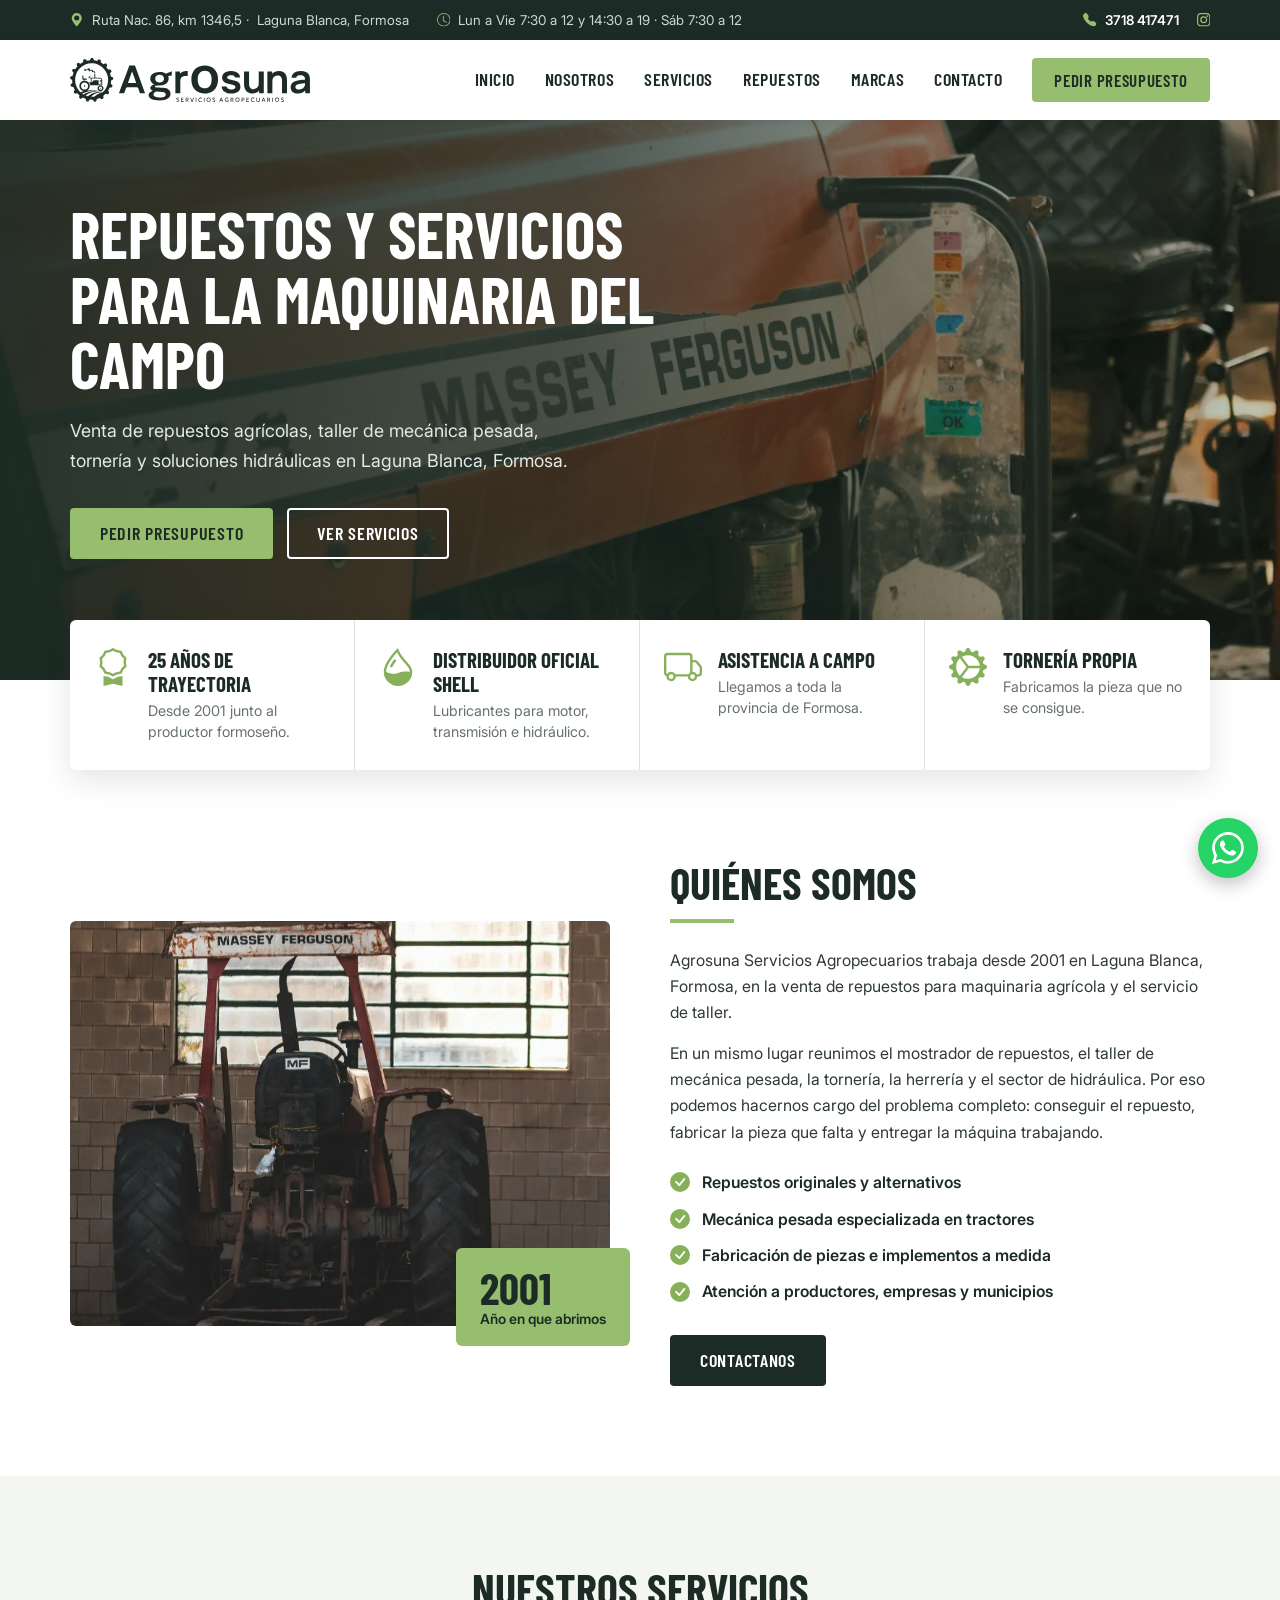
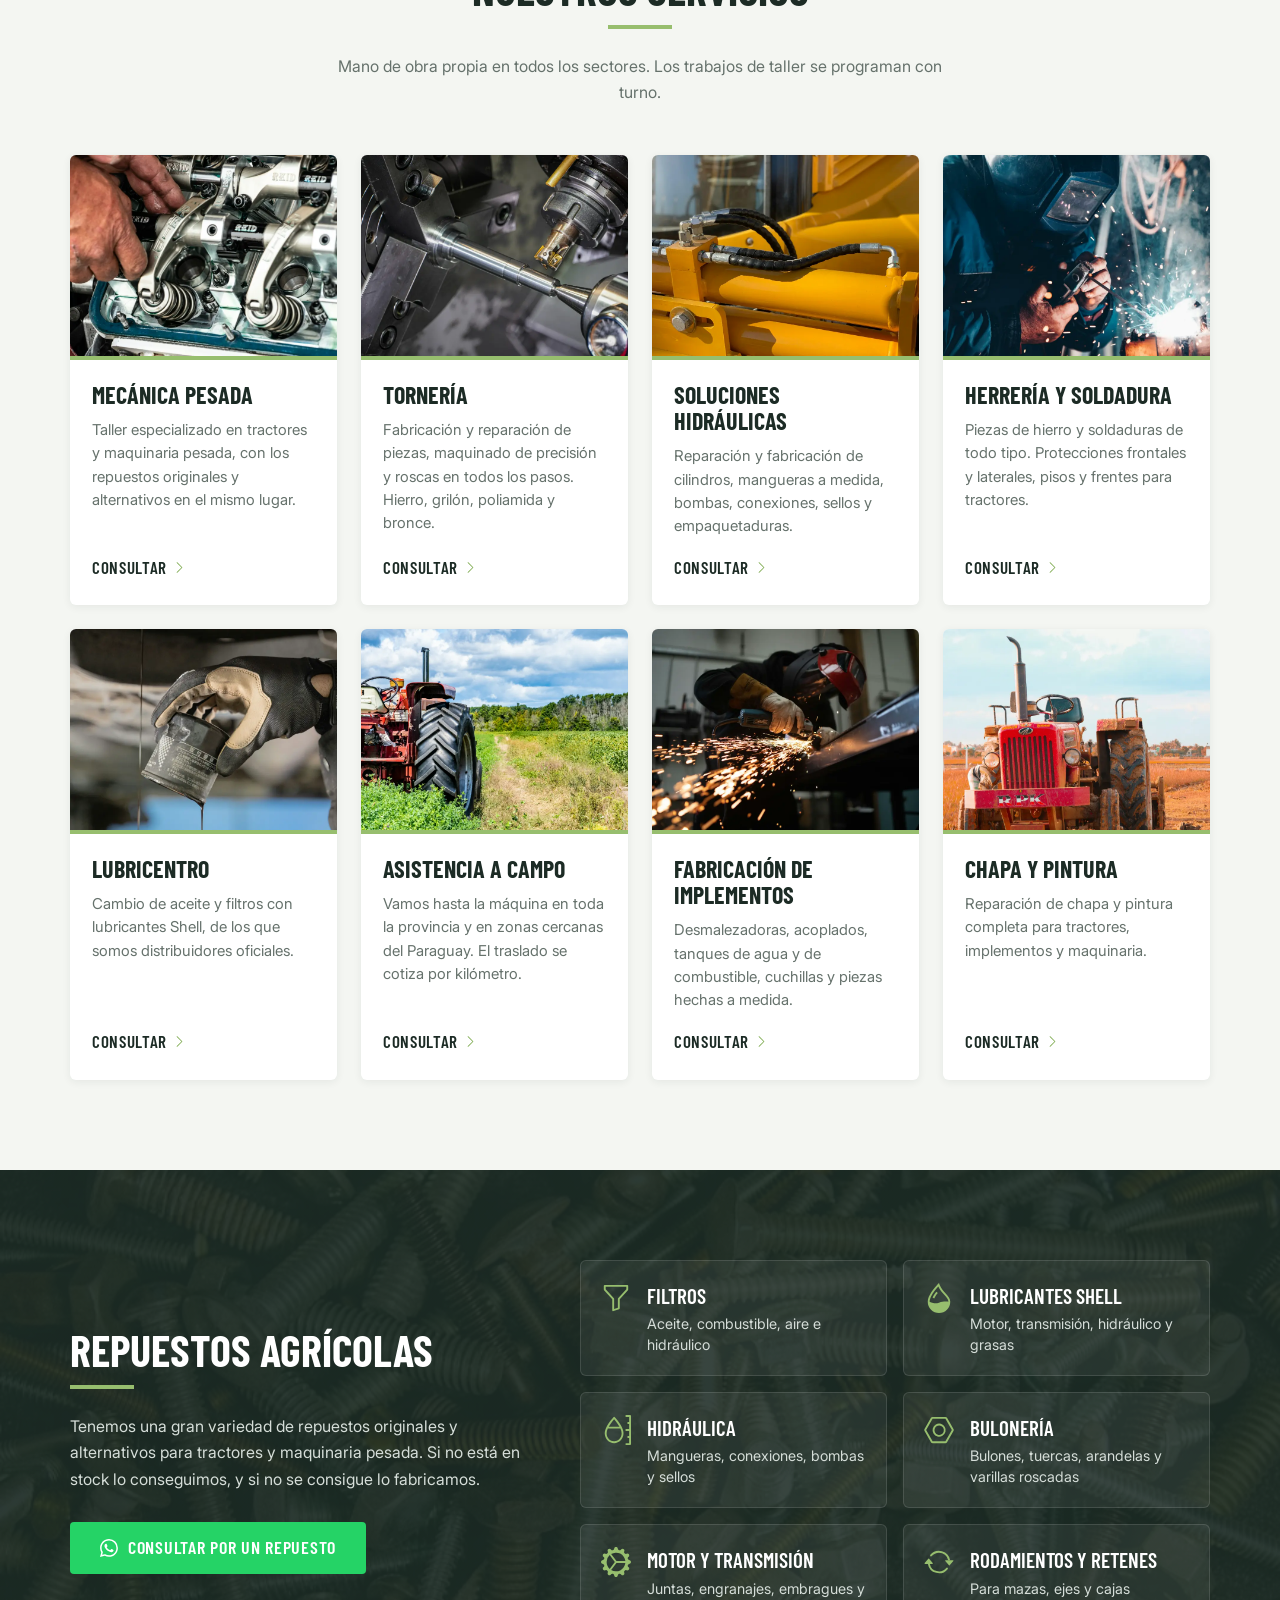
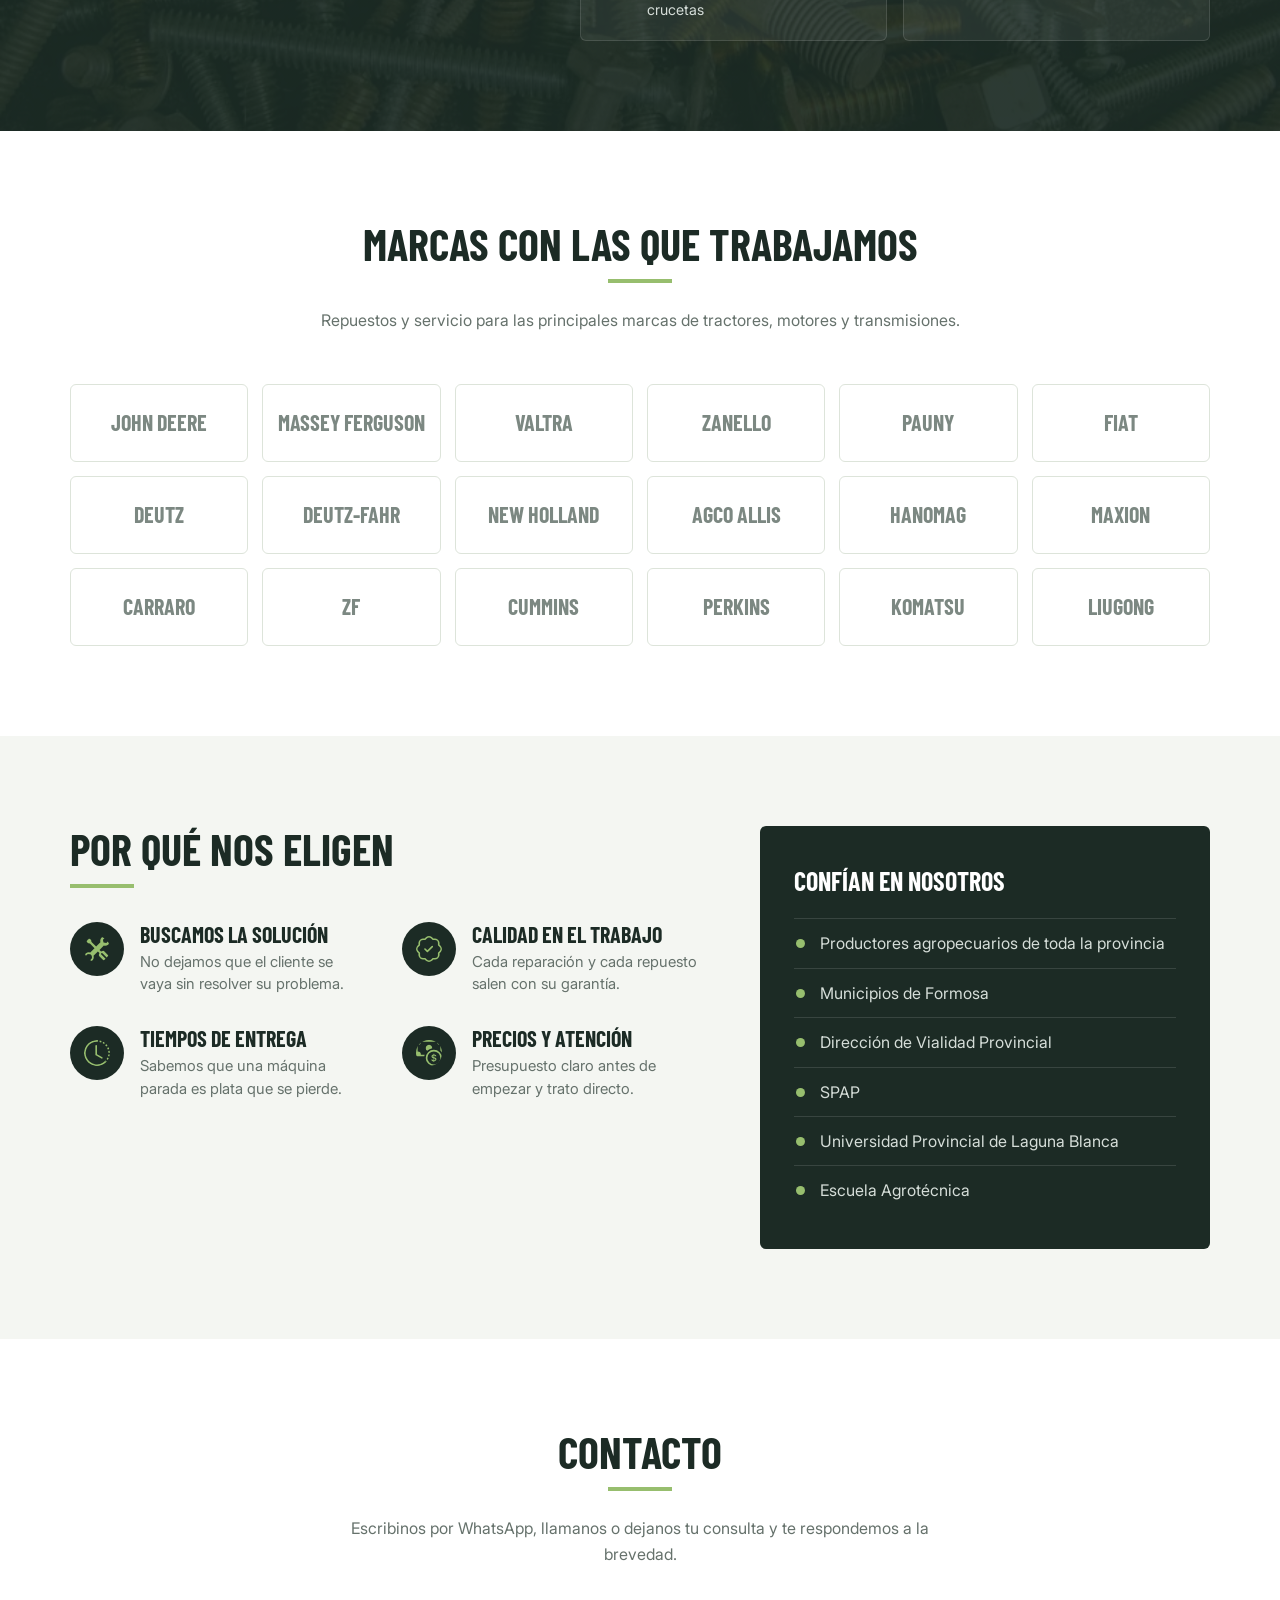
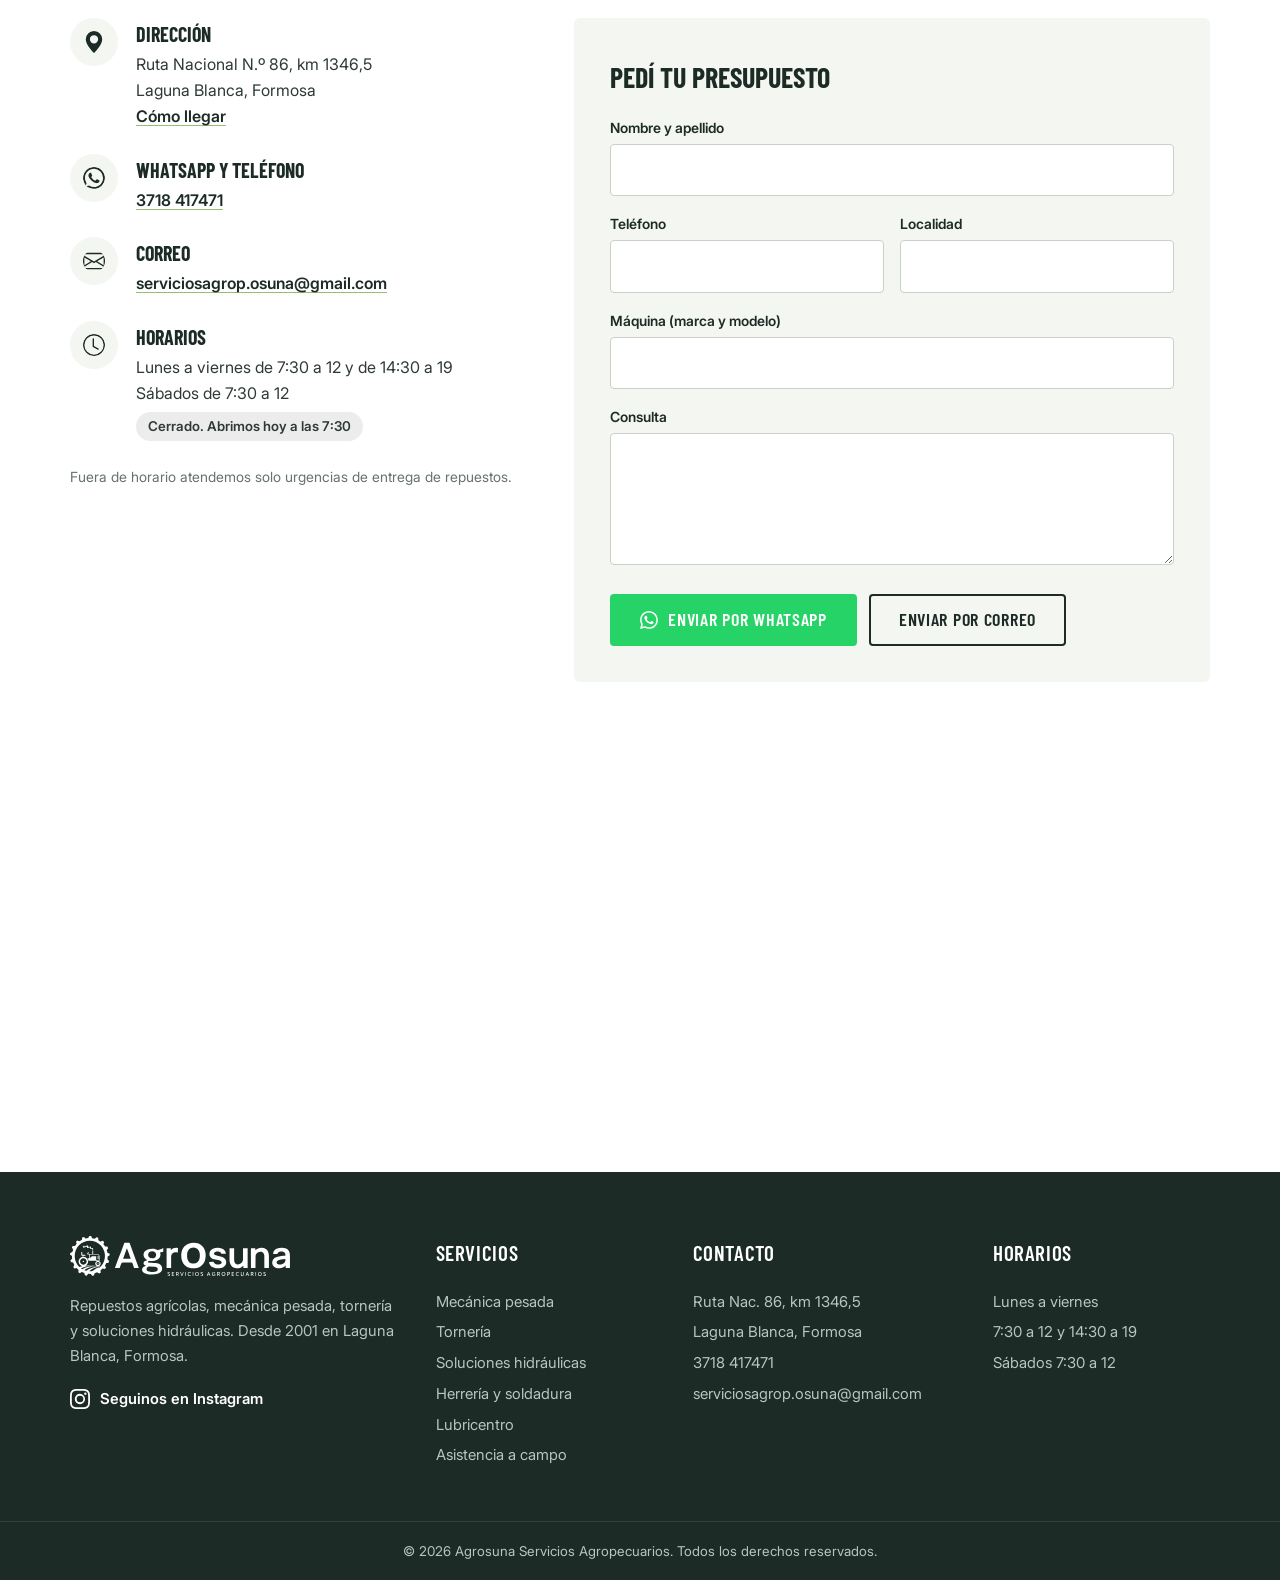
<file: v4/index.html>
<!doctype html>
<html lang="es-AR">
<head>
  <meta name="robots" content="noindex, nofollow">
  <meta charset="utf-8">
  <meta name="viewport" content="width=device-width, initial-scale=1">
  <title>Agrosuna Servicios Agropecuarios | Repuestos agrícolas y taller en Laguna Blanca, Formosa</title>
  <meta name="description" content="Venta de repuestos para maquinaria agrícola, taller de mecánica pesada, tornería y soluciones hidráulicas. Ruta Nacional 86, Laguna Blanca, Formosa. Desde 2001.">
  <meta name="theme-color" content="#1C2B25">
  <link rel="icon" href="../assets/marca/isotipo-verde.svg" type="image/svg+xml">
  <link rel="stylesheet" href="../compartido/fuentes.css">
  <link rel="stylesheet" href="estilos.css">
</head>
<body>
  <script src="../compartido/iconos.js"></script>

  <div class="franja">
    <div class="contenedor franja__fila">
      <p><svg class="ico" aria-hidden="true"><use href="#i-geo-alt-fill"/></svg><span class="franja__largo">Ruta Nac. 86, km 1346,5 ·&nbsp;</span>Laguna Blanca, Formosa</p>
      <p class="franja__horario"><svg class="ico" aria-hidden="true"><use href="#i-clock"/></svg>Lun a Vie 7:30 a 12 y 14:30 a 19 · Sáb 7:30 a 12</p>
      <p class="franja__contacto">
        <a data-tel href="#"><svg class="ico" aria-hidden="true"><use href="#i-telephone-fill"/></svg>3718 417471</a>
        <a data-instagram href="#" aria-label="Instagram de Agrosuna"><svg class="ico" aria-hidden="true"><use href="#i-instagram"/></svg></a>
      </p>
    </div>
  </div>

  <header class="cabecera">
    <div class="contenedor cabecera__fila">
      <a class="cabecera__logo" href="#inicio"><img src="../assets/marca/logo-secundario-verde.svg" alt="Agrosuna Servicios Agropecuarios" width="240" height="44"></a>
      <button type="button" class="cabecera__menu" aria-expanded="false" aria-controls="menu">
        <svg class="ico" aria-hidden="true"><use href="#i-list"/></svg><span>Menú</span>
      </button>
      <nav class="menu" id="menu" aria-label="Principal">
        <a href="#inicio">Inicio</a>
        <a href="#nosotros">Nosotros</a>
        <a href="#servicios">Servicios</a>
        <a href="#repuestos">Repuestos</a>
        <a href="#marcas">Marcas</a>
        <a href="#contacto">Contacto</a>
        <a class="boton boton--verde menu__boton" href="#contacto">Pedir presupuesto</a>
      </nav>
    </div>
  </header>

  <main>
    <section class="portada" id="inicio">
      <div class="contenedor portada__contenido">
        <h1>Repuestos y servicios para la maquinaria del campo</h1>
        <p>Venta de repuestos agrícolas, taller de mecánica pesada, tornería y soluciones hidráulicas en Laguna Blanca, Formosa.</p>
        <div class="portada__botones">
          <a class="boton boton--verde" href="#contacto">Pedir presupuesto</a>
          <a class="boton boton--blanco" href="#servicios">Ver servicios</a>
        </div>
      </div>
    </section>

    <section class="ventajas" aria-label="Por qué Agrosuna">
      <div class="contenedor ventajas__grilla">
        <div class="ventaja">
          <svg class="ico" aria-hidden="true"><use href="#i-award"/></svg>
          <div><h2>25 años de trayectoria</h2><p>Desde 2001 junto al productor formoseño.</p></div>
        </div>
        <div class="ventaja">
          <svg class="ico" aria-hidden="true"><use href="#i-droplet-half"/></svg>
          <div><h2>Distribuidor oficial Shell</h2><p>Lubricantes para motor, transmisión e hidráulico.</p></div>
        </div>
        <div class="ventaja">
          <svg class="ico" aria-hidden="true"><use href="#i-truck"/></svg>
          <div><h2>Asistencia a campo</h2><p>Llegamos a toda la provincia de Formosa.</p></div>
        </div>
        <div class="ventaja">
          <svg class="ico" aria-hidden="true"><use href="#i-gear-wide-connected"/></svg>
          <div><h2>Tornería propia</h2><p>Fabricamos la pieza que no se consigue.</p></div>
        </div>
      </div>
    </section>

    <section class="seccion" id="nosotros">
      <div class="contenedor nosotros">
        <div class="nosotros__foto">
          <img src="../assets/fotos/tractor-galpon-m.webp" alt="Tractor Massey Ferguson en el galpón" width="900" height="675" loading="lazy">
          <p class="nosotros__sello"><strong>2001</strong>Año en que abrimos</p>
        </div>
        <div>
          <h2 class="titulo">Quiénes somos</h2>
          <p>Agrosuna Servicios Agropecuarios trabaja desde 2001 en Laguna Blanca, Formosa, en la venta de repuestos para maquinaria agrícola y el servicio de taller.</p>
          <p>En un mismo lugar reunimos el mostrador de repuestos, el taller de mecánica pesada, la tornería, la herrería y el sector de hidráulica. Por eso podemos hacernos cargo del problema completo: conseguir el repuesto, fabricar la pieza que falta y entregar la máquina trabajando.</p>
          <ul class="tildes">
            <li><svg class="ico" aria-hidden="true"><use href="#i-check-circle-fill"/></svg>Repuestos originales y alternativos</li>
            <li><svg class="ico" aria-hidden="true"><use href="#i-check-circle-fill"/></svg>Mecánica pesada especializada en tractores</li>
            <li><svg class="ico" aria-hidden="true"><use href="#i-check-circle-fill"/></svg>Fabricación de piezas e implementos a medida</li>
            <li><svg class="ico" aria-hidden="true"><use href="#i-check-circle-fill"/></svg>Atención a productores, empresas y municipios</li>
          </ul>
          <a class="boton boton--oscuro" href="#contacto">Contactanos</a>
        </div>
      </div>
    </section>

    <section class="seccion seccion--gris" id="servicios">
      <div class="contenedor">
        <div class="encabezado">
          <h2 class="titulo titulo--centro">Nuestros servicios</h2>
          <p>Mano de obra propia en todos los sectores. Los trabajos de taller se programan con turno.</p>
        </div>

        <div class="servicios">
          <article class="servicio">
            <img src="../assets/fotos/motor-manos-m.webp" alt="Mecánico trabajando sobre un motor" width="900" height="675" loading="lazy">
            <div class="servicio__texto">
              <h3>Mecánica pesada</h3>
              <p>Taller especializado en tractores y maquinaria pesada, con los repuestos originales y alternativos en el mismo lugar.</p>
              <a data-wa="Hola, quiero consultar por el servicio de mecánica pesada.">Consultar<svg class="ico" aria-hidden="true"><use href="#i-chevron-right"/></svg></a>
            </div>
          </article>
          <article class="servicio">
            <img src="../assets/fotos/torno-m.webp" alt="Pieza de acero en el torno" width="900" height="675" loading="lazy">
            <div class="servicio__texto">
              <h3>Tornería</h3>
              <p>Fabricación y reparación de piezas, maquinado de precisión y roscas en todos los pasos. Hierro, grilón, poliamida y bronce.</p>
              <a data-wa="Hola, quiero consultar por el servicio de tornería.">Consultar<svg class="ico" aria-hidden="true"><use href="#i-chevron-right"/></svg></a>
            </div>
          </article>
          <article class="servicio">
            <img src="../assets/fotos/cilindro-m.webp" alt="Cilindro hidráulico con sus mangueras" width="900" height="675" loading="lazy">
            <div class="servicio__texto">
              <h3>Soluciones hidráulicas</h3>
              <p>Reparación y fabricación de cilindros, mangueras a medida, bombas, conexiones, sellos y empaquetaduras.</p>
              <a data-wa="Hola, quiero consultar por hidráulica.">Consultar<svg class="ico" aria-hidden="true"><use href="#i-chevron-right"/></svg></a>
            </div>
          </article>
          <article class="servicio">
            <img src="../assets/fotos/soldadura-m.webp" alt="Soldador trabajando" width="900" height="675" loading="lazy">
            <div class="servicio__texto">
              <h3>Herrería y soldadura</h3>
              <p>Piezas de hierro y soldaduras de todo tipo. Protecciones frontales y laterales, pisos y frentes para tractores.</p>
              <a data-wa="Hola, quiero consultar por herrería y soldadura.">Consultar<svg class="ico" aria-hidden="true"><use href="#i-chevron-right"/></svg></a>
            </div>
          </article>
          <article class="servicio">
            <img src="../assets/fotos/aceite-m.webp" alt="Cambio de aceite" width="900" height="675" loading="lazy">
            <div class="servicio__texto">
              <h3>Lubricentro</h3>
              <p>Cambio de aceite y filtros con lubricantes Shell, de los que somos distribuidores oficiales.</p>
              <a data-wa="Hola, quiero pedir turno para el lubricentro.">Consultar<svg class="ico" aria-hidden="true"><use href="#i-chevron-right"/></svg></a>
            </div>
          </article>
          <article class="servicio">
            <img src="../assets/fotos/tractor-rueda-m.webp" alt="Tractor trabajando en el campo" width="900" height="675" loading="lazy">
            <div class="servicio__texto">
              <h3>Asistencia a campo</h3>
              <p>Vamos hasta la máquina en toda la provincia y en zonas cercanas del Paraguay. El traslado se cotiza por kilómetro.</p>
              <a data-wa="Hola, necesito asistencia a campo. Estoy en: ">Consultar<svg class="ico" aria-hidden="true"><use href="#i-chevron-right"/></svg></a>
            </div>
          </article>
          <article class="servicio">
            <img src="../assets/fotos/amoladora-m.webp" alt="Trabajo de herrería con amoladora" width="900" height="675" loading="lazy">
            <div class="servicio__texto">
              <h3>Fabricación de implementos</h3>
              <p>Desmalezadoras, acoplados, tanques de agua y de combustible, cuchillas y piezas hechas a medida.</p>
              <a data-wa="Hola, quiero consultar por la fabricación de un implemento.">Consultar<svg class="ico" aria-hidden="true"><use href="#i-chevron-right"/></svg></a>
            </div>
          </article>
          <article class="servicio">
            <img src="../assets/fotos/tractor-frente-m.webp" alt="Tractor rojo visto de frente" width="900" height="675" loading="lazy">
            <div class="servicio__texto">
              <h3>Chapa y pintura</h3>
              <p>Reparación de chapa y pintura completa para tractores, implementos y maquinaria.</p>
              <a data-wa="Hola, quiero consultar por chapa y pintura.">Consultar<svg class="ico" aria-hidden="true"><use href="#i-chevron-right"/></svg></a>
            </div>
          </article>
        </div>
      </div>
    </section>

    <section class="repuestos" id="repuestos">
      <div class="contenedor repuestos__grilla">
        <div>
          <h2 class="titulo titulo--claro">Repuestos agrícolas</h2>
          <p>Tenemos una gran variedad de repuestos originales y alternativos para tractores y maquinaria pesada. Si no está en stock lo conseguimos, y si no se consigue lo fabricamos.</p>
          <a class="boton boton--whatsapp" data-wa="Hola, quiero consultar por un repuesto."><svg class="ico" aria-hidden="true"><use href="#i-whatsapp"/></svg>Consultar por un repuesto</a>
        </div>
        <ul class="rubros">
          <li><svg class="ico" aria-hidden="true"><use href="#i-funnel"/></svg><div><strong>Filtros</strong>Aceite, combustible, aire e hidráulico</div></li>
          <li><svg class="ico" aria-hidden="true"><use href="#i-droplet-half"/></svg><div><strong>Lubricantes Shell</strong>Motor, transmisión, hidráulico y grasas</div></li>
          <li><svg class="ico" aria-hidden="true"><use href="#i-moisture"/></svg><div><strong>Hidráulica</strong>Mangueras, conexiones, bombas y sellos</div></li>
          <li><svg class="ico" aria-hidden="true"><use href="#i-nut"/></svg><div><strong>Bulonería</strong>Bulones, tuercas, arandelas y varillas roscadas</div></li>
          <li><svg class="ico" aria-hidden="true"><use href="#i-gear-wide-connected"/></svg><div><strong>Motor y transmisión</strong>Juntas, engranajes, embragues y crucetas</div></li>
          <li><svg class="ico" aria-hidden="true"><use href="#i-arrow-repeat"/></svg><div><strong>Rodamientos y retenes</strong>Para mazas, ejes y cajas</div></li>
        </ul>
      </div>
    </section>

    <section class="seccion" id="marcas">
      <div class="contenedor">
        <div class="encabezado">
          <h2 class="titulo titulo--centro">Marcas con las que trabajamos</h2>
          <p>Repuestos y servicio para las principales marcas de tractores, motores y transmisiones.</p>
        </div>
        <ul class="marcas">
          <li>John Deere</li><li>Massey Ferguson</li><li>Valtra</li><li>Zanello</li><li>Pauny</li><li>Fiat</li>
          <li>Deutz</li><li>Deutz-Fahr</li><li>New Holland</li><li>Agco Allis</li><li>Hanomag</li><li>Maxion</li>
          <li>Carraro</li><li>ZF</li><li>Cummins</li><li>Perkins</li><li>Komatsu</li><li>LiuGong</li>
        </ul>
      </div>
    </section>

    <section class="seccion seccion--gris">
      <div class="contenedor eligen">
        <div>
          <h2 class="titulo">Por qué nos eligen</h2>
          <ul class="motivos">
            <li>
              <svg class="ico" aria-hidden="true"><use href="#i-tools"/></svg>
              <div><h3>Buscamos la solución</h3><p>No dejamos que el cliente se vaya sin resolver su problema.</p></div>
            </li>
            <li>
              <svg class="ico" aria-hidden="true"><use href="#i-patch-check"/></svg>
              <div><h3>Calidad en el trabajo</h3><p>Cada reparación y cada repuesto salen con su garantía.</p></div>
            </li>
            <li>
              <svg class="ico" aria-hidden="true"><use href="#i-clock-history"/></svg>
              <div><h3>Tiempos de entrega</h3><p>Sabemos que una máquina parada es plata que se pierde.</p></div>
            </li>
            <li>
              <svg class="ico" aria-hidden="true"><use href="#i-cash-coin"/></svg>
              <div><h3>Precios y atención</h3><p>Presupuesto claro antes de empezar y trato directo.</p></div>
            </li>
          </ul>
        </div>
        <aside class="confian">
          <h3>Confían en nosotros</h3>
          <ul>
            <li>Productores agropecuarios de toda la provincia</li>
            <li>Municipios de Formosa</li>
            <li>Dirección de Vialidad Provincial</li>
            <li>SPAP</li>
            <li>Universidad Provincial de Laguna Blanca</li>
            <li>Escuela Agrotécnica</li>
          </ul>
        </aside>
      </div>
    </section>

    <section class="seccion" id="contacto">
      <div class="contenedor">
        <div class="encabezado">
          <h2 class="titulo titulo--centro">Contacto</h2>
          <p>Escribinos por WhatsApp, llamanos o dejanos tu consulta y te respondemos a la brevedad.</p>
        </div>

        <div class="contacto">
          <div class="contacto__datos">
            <ul class="datos">
              <li>
                <svg class="ico" aria-hidden="true"><use href="#i-geo-alt-fill"/></svg>
                <div><strong>Dirección</strong>Ruta Nacional N.º 86, km 1346,5<br>Laguna Blanca, Formosa<br><a data-mapa href="#">Cómo llegar</a></div>
              </li>
              <li>
                <svg class="ico" aria-hidden="true"><use href="#i-whatsapp"/></svg>
                <div><strong>WhatsApp y teléfono</strong><a data-wa>3718 417471</a></div>
              </li>
              <li>
                <svg class="ico" aria-hidden="true"><use href="#i-envelope"/></svg>
                <div><strong>Correo</strong><a data-correo href="#">serviciosagrop.osuna@gmail.com</a></div>
              </li>
              <li>
                <svg class="ico" aria-hidden="true"><use href="#i-clock"/></svg>
                <div><strong>Horarios</strong>Lunes a viernes de 7:30 a 12 y de 14:30 a 19<br>Sábados de 7:30 a 12<br><span class="estado" data-estado></span></div>
              </li>
            </ul>
            <p class="contacto__nota">Fuera de horario atendemos solo urgencias de entrega de repuestos.</p>
          </div>

          <form class="formulario" data-presupuesto>
            <h3>Pedí tu presupuesto</h3>
            <div class="campo">
              <label for="p-nombre">Nombre y apellido</label>
              <input id="p-nombre" name="nombre" type="text" autocomplete="name" required>
            </div>
            <div class="campo campo--mitad">
              <label for="p-telefono">Teléfono</label>
              <input id="p-telefono" name="telefono" type="tel" autocomplete="tel">
            </div>
            <div class="campo campo--mitad">
              <label for="p-localidad">Localidad</label>
              <input id="p-localidad" name="localidad" type="text" autocomplete="address-level2">
            </div>
            <div class="campo">
              <label for="p-maquina">Máquina (marca y modelo)</label>
              <input id="p-maquina" name="maquina" type="text">
            </div>
            <div class="campo">
              <label for="p-necesidad">Consulta</label>
              <textarea id="p-necesidad" name="necesidad" rows="4" required></textarea>
            </div>
            <div class="formulario__botones">
              <button type="submit" class="boton boton--whatsapp"><svg class="ico" aria-hidden="true"><use href="#i-whatsapp"/></svg>Enviar por WhatsApp</button>
              <button type="button" class="boton boton--borde" data-por-correo>Enviar por correo</button>
            </div>
          </form>
        </div>
      </div>

      <iframe class="mapa" title="Ubicación de Agrosuna en Laguna Blanca, Formosa" loading="lazy" referrerpolicy="no-referrer-when-downgrade" src="https://www.google.com/maps?q=Agrosuna+Servicios+Agropecuarios,+Laguna+Blanca,+Formosa&z=14&output=embed"></iframe>
    </section>
  </main>

  <footer class="pie">
    <div class="contenedor pie__grilla">
      <div>
        <img src="../assets/marca/logo-secundario-blanco.svg" alt="Agrosuna Servicios Agropecuarios" width="220" height="40">
        <p>Repuestos agrícolas, mecánica pesada, tornería y soluciones hidráulicas. Desde 2001 en Laguna Blanca, Formosa.</p>
        <a class="pie__red" data-instagram href="#"><svg class="ico" aria-hidden="true"><use href="#i-instagram"/></svg>Seguinos en Instagram</a>
      </div>
      <div>
        <h2>Servicios</h2>
        <ul>
          <li><a href="#servicios">Mecánica pesada</a></li>
          <li><a href="#servicios">Tornería</a></li>
          <li><a href="#servicios">Soluciones hidráulicas</a></li>
          <li><a href="#servicios">Herrería y soldadura</a></li>
          <li><a href="#servicios">Lubricentro</a></li>
          <li><a href="#servicios">Asistencia a campo</a></li>
        </ul>
      </div>
      <div>
        <h2>Contacto</h2>
        <ul>
          <li>Ruta Nac. 86, km 1346,5</li>
          <li>Laguna Blanca, Formosa</li>
          <li><a data-tel href="#">3718 417471</a></li>
          <li><a data-correo href="#">serviciosagrop.osuna@gmail.com</a></li>
        </ul>
      </div>
      <div>
        <h2>Horarios</h2>
        <ul>
          <li>Lunes a viernes</li>
          <li>7:30 a 12 y 14:30 a 19</li>
          <li>Sábados 7:30 a 12</li>
        </ul>
      </div>
    </div>
    <div class="pie__legal">
      <div class="contenedor">© 2026 Agrosuna Servicios Agropecuarios. Todos los derechos reservados.</div>
    </div>
  </footer>

  <a class="flotante" data-wa aria-label="Escribinos por WhatsApp"><svg class="ico" aria-hidden="true"><use href="#i-whatsapp"/></svg></a>

  <script src="../compartido/datos.js"></script>
  <script src="../compartido/tienda.js"></script>
  <script>
    (function () {
      var boton = document.querySelector(".cabecera__menu");
      var menu = document.getElementById("menu");
      boton.addEventListener("click", function () {
        var abierto = menu.classList.toggle("is-abierto");
        boton.setAttribute("aria-expanded", abierto);
      });
      menu.addEventListener("click", function (ev) {
        if (ev.target.closest("a")) {
          menu.classList.remove("is-abierto");
          boton.setAttribute("aria-expanded", "false");
        }
      });
    })();
  </script>
</body>
</html>
</file>
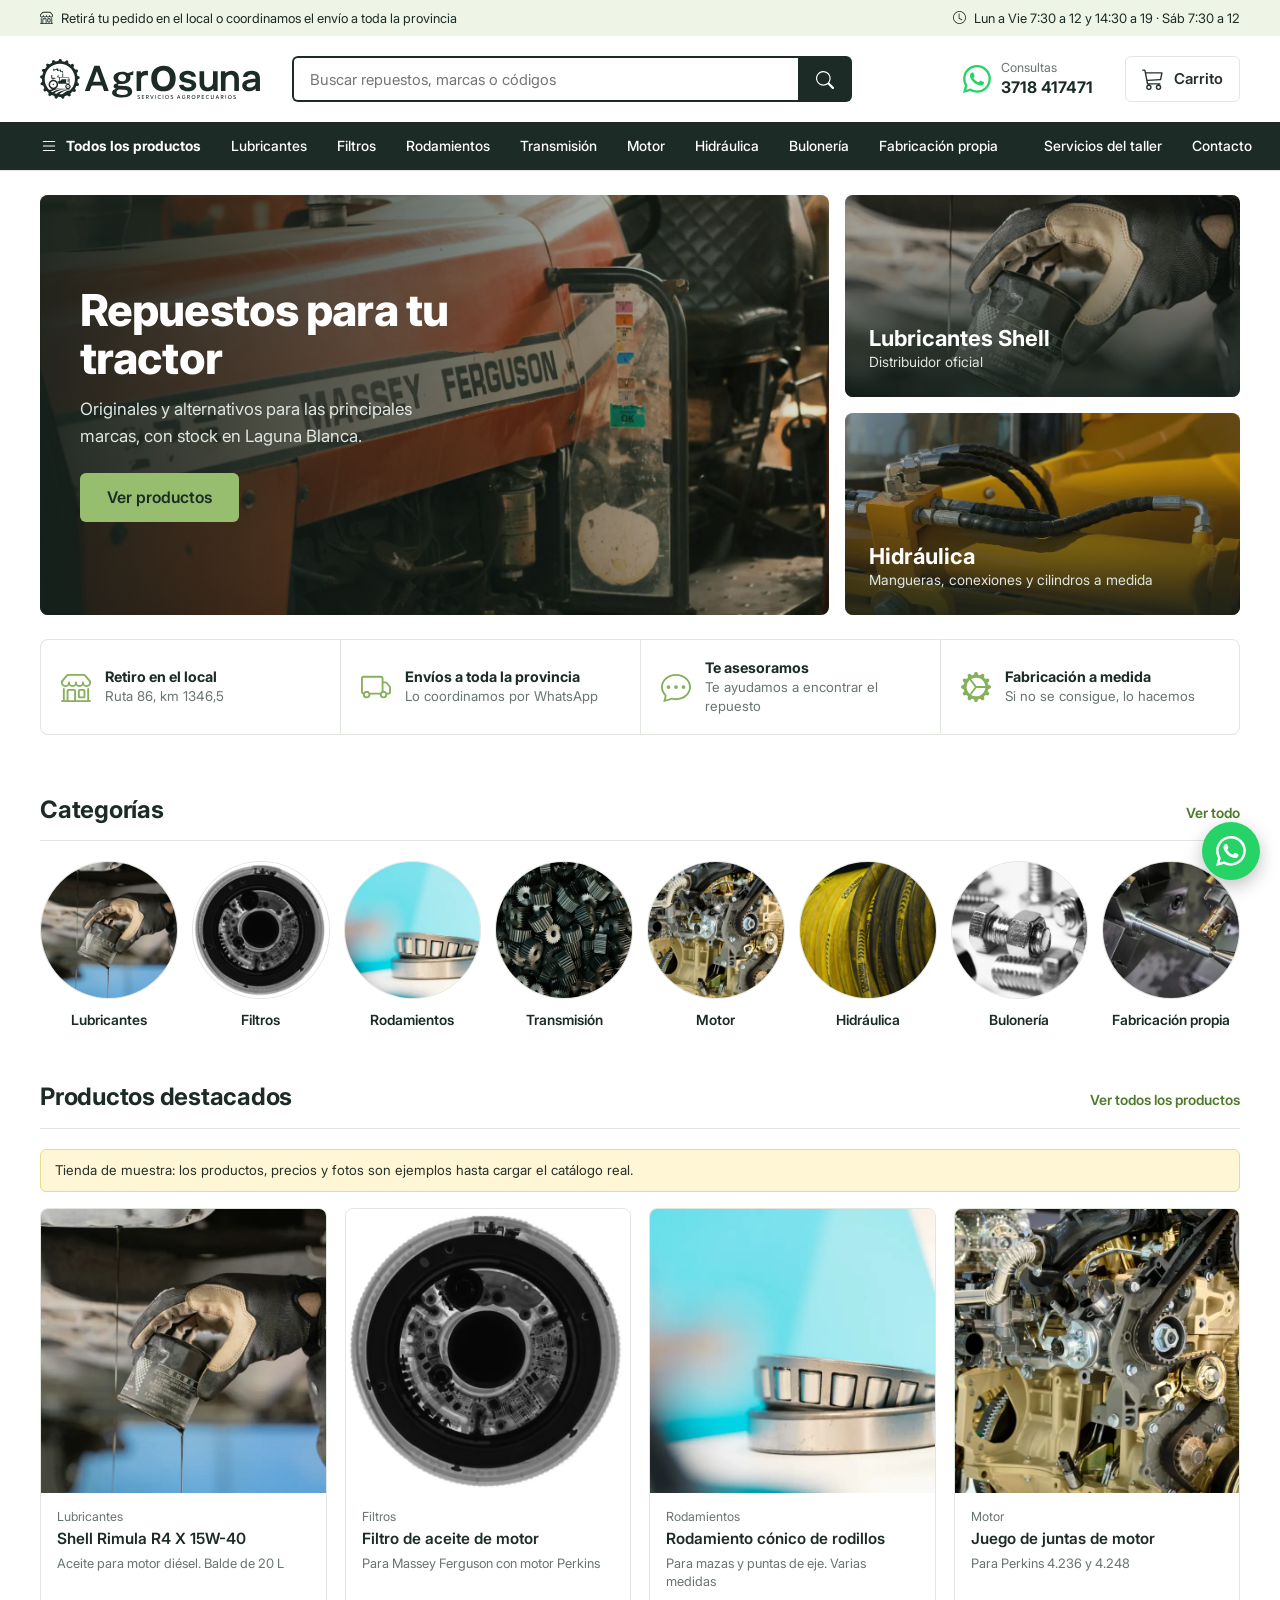
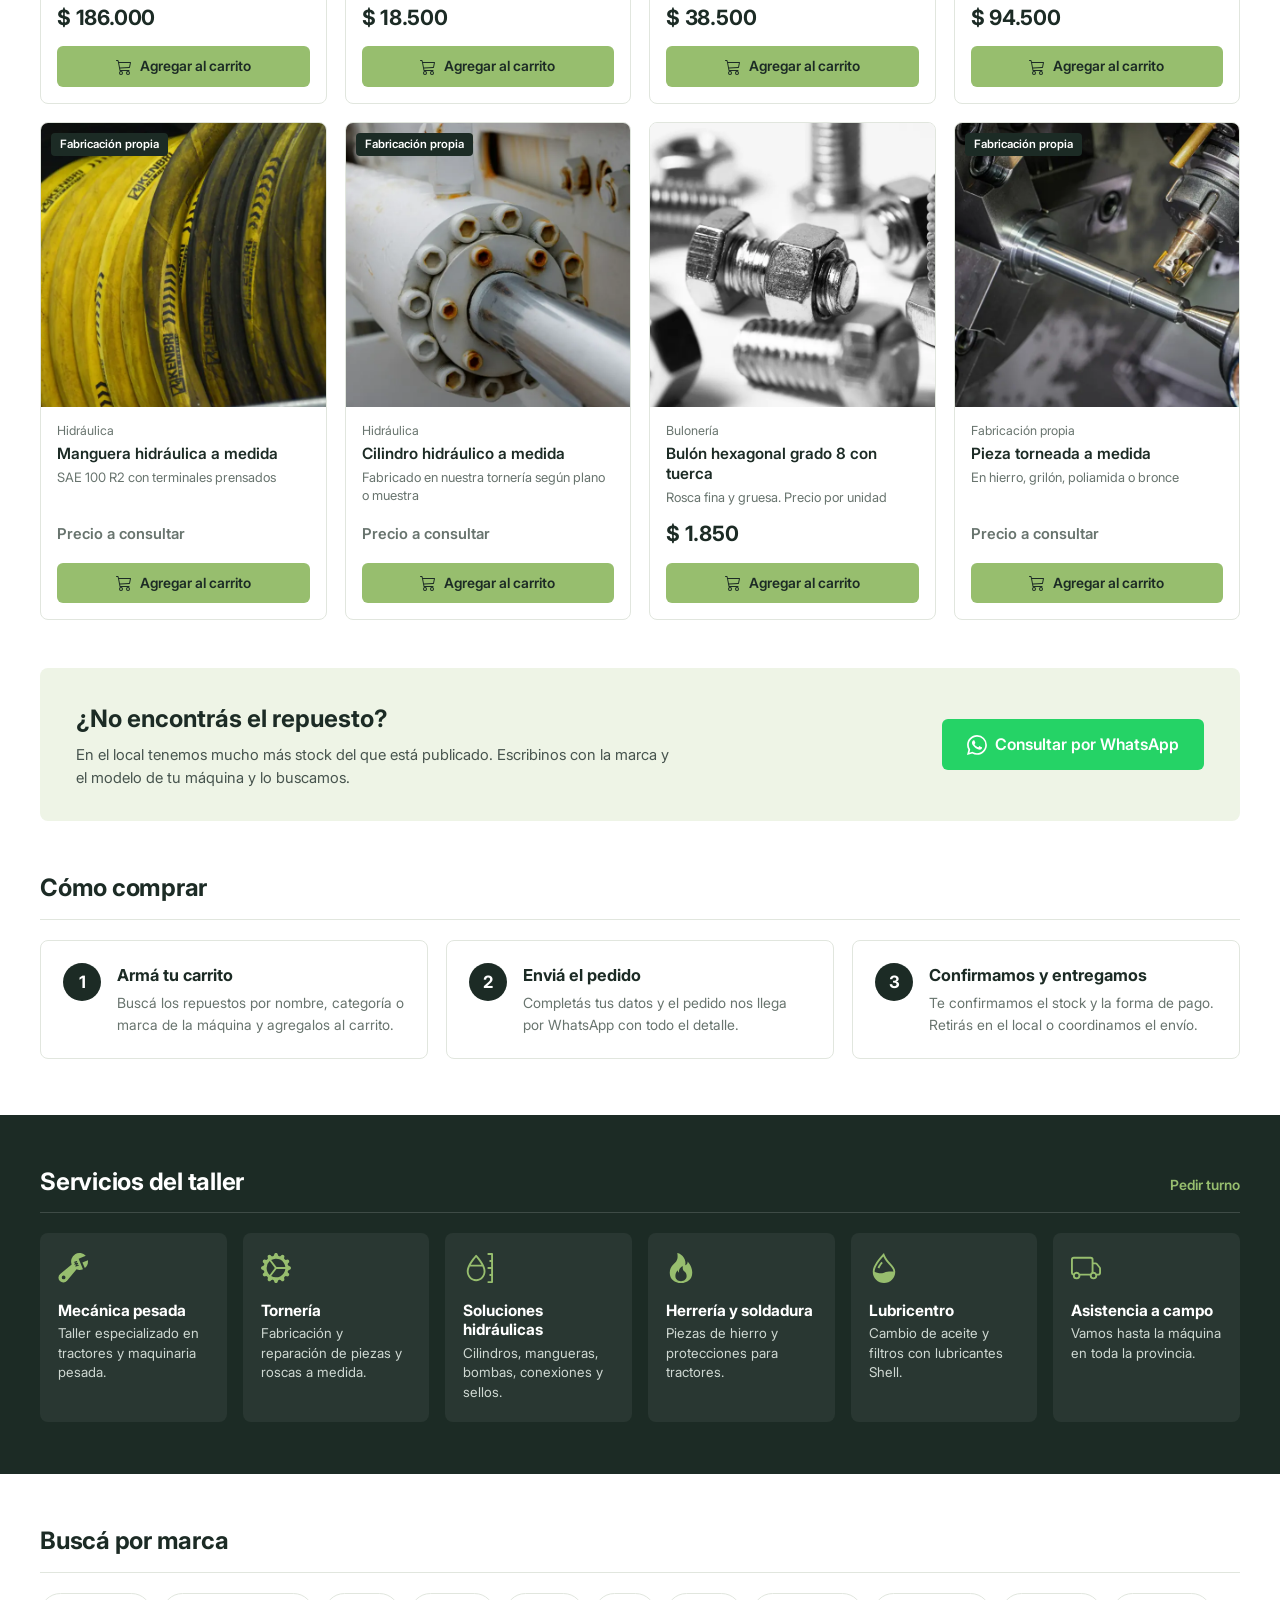
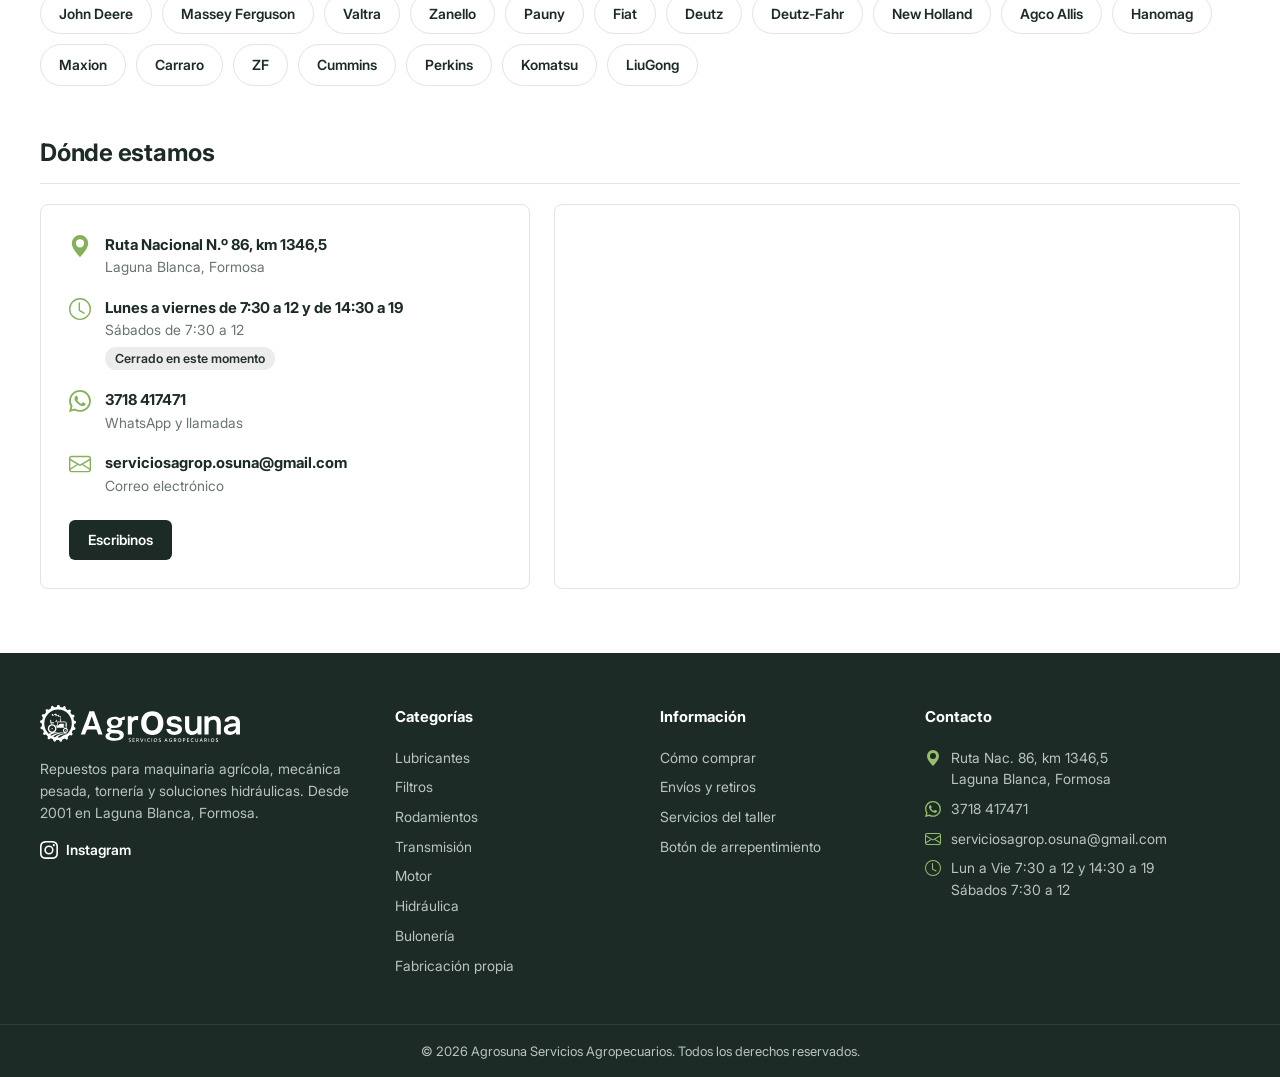
<file: v5/index.html>
<!doctype html>
<html lang="es-AR">
<head>
  <meta name="robots" content="noindex, nofollow">
  <meta charset="utf-8">
  <meta name="viewport" content="width=device-width, initial-scale=1">
  <title>Agrosuna | Tienda de repuestos agrícolas en Laguna Blanca, Formosa</title>
  <meta name="description" content="Comprá repuestos para tractores y maquinaria agrícola: filtros, lubricantes Shell, hidráulica, bulonería y piezas a medida. Retiro en Laguna Blanca o envío a toda la provincia de Formosa.">
  <meta name="theme-color" content="#1C2B25">
  <link rel="icon" href="../assets/marca/isotipo-verde.svg" type="image/svg+xml">
  <link rel="stylesheet" href="../compartido/fuentes.css">
  <link rel="stylesheet" href="estilos.css">
</head>
<body data-pagina="inicio">
  <script src="../compartido/iconos.js"></script>
  <header class="cabecera" id="cabecera"></header>

  <main>
    <section class="contenedor banners">
      <a class="banner banner--principal" href="productos.html">
        <div>
          <h1>Repuestos para tu tractor</h1>
          <p>Originales y alternativos para las principales marcas, con stock en Laguna Blanca.</p>
          <span class="boton boton--verde">Ver productos</span>
        </div>
      </a>
      <a class="banner banner--shell" href="productos.html?categoria=Lubricantes">
        <div>
          <h2>Lubricantes Shell</h2>
          <p>Distribuidor oficial</p>
        </div>
      </a>
      <a class="banner banner--hidraulica" href="productos.html?categoria=Hidr%C3%A1ulica">
        <div>
          <h2>Hidráulica</h2>
          <p>Mangueras, conexiones y cilindros a medida</p>
        </div>
      </a>
    </section>

    <section class="contenedor beneficios" aria-label="Cómo trabajamos">
      <div class="beneficio">
        <svg class="ico" aria-hidden="true"><use href="#i-shop"/></svg>
        <p><strong>Retiro en el local</strong>Ruta 86, km 1346,5</p>
      </div>
      <div class="beneficio">
        <svg class="ico" aria-hidden="true"><use href="#i-truck"/></svg>
        <p><strong>Envíos a toda la provincia</strong>Lo coordinamos por WhatsApp</p>
      </div>
      <div class="beneficio">
        <svg class="ico" aria-hidden="true"><use href="#i-chat-dots"/></svg>
        <p><strong>Te asesoramos</strong>Te ayudamos a encontrar el repuesto</p>
      </div>
      <div class="beneficio">
        <svg class="ico" aria-hidden="true"><use href="#i-gear-wide-connected"/></svg>
        <p><strong>Fabricación a medida</strong>Si no se consigue, lo hacemos</p>
      </div>
    </section>

    <section class="contenedor bloque">
      <div class="bloque__titulo">
        <h2>Categorías</h2>
        <a href="productos.html">Ver todo</a>
      </div>
      <ul class="categorias" data-categorias></ul>
    </section>

    <section class="contenedor bloque">
      <div class="bloque__titulo">
        <h2>Productos destacados</h2>
        <a href="productos.html">Ver todos los productos</a>
      </div>
      <p class="aviso-muestra" data-aviso-muestra hidden>Tienda de muestra: los productos, precios y fotos son ejemplos hasta cargar el catálogo real.</p>
      <ul class="productos" data-destacados></ul>
    </section>

    <section class="contenedor">
      <div class="consulta">
        <div>
          <h2>¿No encontrás el repuesto?</h2>
          <p>En el local tenemos mucho más stock del que está publicado. Escribinos con la marca y el modelo de tu máquina y lo buscamos.</p>
        </div>
        <a class="boton boton--whatsapp boton--grande" data-wa="Hola, busco un repuesto que no encontré en la tienda."><svg class="ico" aria-hidden="true"><use href="#i-whatsapp"/></svg>Consultar por WhatsApp</a>
      </div>
    </section>

    <section class="contenedor bloque" id="como-comprar">
      <div class="bloque__titulo"><h2>Cómo comprar</h2></div>
      <ol class="pasos">
        <li>
          <h3>Armá tu carrito</h3>
          <p>Buscá los repuestos por nombre, categoría o marca de la máquina y agregalos al carrito.</p>
        </li>
        <li>
          <h3>Enviá el pedido</h3>
          <p>Completás tus datos y el pedido nos llega por WhatsApp con todo el detalle.</p>
        </li>
        <li>
          <h3>Confirmamos y entregamos</h3>
          <p>Te confirmamos el stock y la forma de pago. Retirás en el local o coordinamos el envío.</p>
        </li>
      </ol>
    </section>

    <section class="taller" id="servicios">
      <div class="contenedor">
        <div class="bloque__titulo bloque__titulo--claro">
          <h2>Servicios del taller</h2>
          <a data-wa="Hola, quiero pedir turno para el taller.">Pedir turno</a>
        </div>
        <ul class="servicios">
          <li><svg class="ico" aria-hidden="true"><use href="#i-wrench-adjustable"/></svg><h3>Mecánica pesada</h3><p>Taller especializado en tractores y maquinaria pesada.</p></li>
          <li><svg class="ico" aria-hidden="true"><use href="#i-gear-wide-connected"/></svg><h3>Tornería</h3><p>Fabricación y reparación de piezas y roscas a medida.</p></li>
          <li><svg class="ico" aria-hidden="true"><use href="#i-moisture"/></svg><h3>Soluciones hidráulicas</h3><p>Cilindros, mangueras, bombas, conexiones y sellos.</p></li>
          <li><svg class="ico" aria-hidden="true"><use href="#i-fire"/></svg><h3>Herrería y soldadura</h3><p>Piezas de hierro y protecciones para tractores.</p></li>
          <li><svg class="ico" aria-hidden="true"><use href="#i-droplet-half"/></svg><h3>Lubricentro</h3><p>Cambio de aceite y filtros con lubricantes Shell.</p></li>
          <li><svg class="ico" aria-hidden="true"><use href="#i-truck"/></svg><h3>Asistencia a campo</h3><p>Vamos hasta la máquina en toda la provincia.</p></li>
        </ul>
      </div>
    </section>

    <section class="contenedor bloque">
      <div class="bloque__titulo"><h2>Buscá por marca</h2></div>
      <ul class="marcas" data-marcas></ul>
    </section>

    <section class="contenedor bloque" id="contacto">
      <div class="bloque__titulo"><h2>Dónde estamos</h2></div>
      <div class="donde">
        <div class="donde__datos">
          <ul>
            <li><svg class="ico" aria-hidden="true"><use href="#i-geo-alt-fill"/></svg><p><strong>Ruta Nacional N.º 86, km 1346,5</strong>Laguna Blanca, Formosa</p></li>
            <li><svg class="ico" aria-hidden="true"><use href="#i-clock"/></svg><p><strong>Lunes a viernes de 7:30 a 12 y de 14:30 a 19</strong>Sábados de 7:30 a 12<span class="estado" data-estado></span></p></li>
            <li><svg class="ico" aria-hidden="true"><use href="#i-whatsapp"/></svg><p><strong>3718 417471</strong>WhatsApp y llamadas</p></li>
            <li><svg class="ico" aria-hidden="true"><use href="#i-envelope"/></svg><p><strong>serviciosagrop.osuna@gmail.com</strong>Correo electrónico</p></li>
          </ul>
          <a class="boton boton--oscuro" data-wa>Escribinos</a>
        </div>
        <iframe class="mapa" title="Ubicación de Agrosuna en Laguna Blanca, Formosa" loading="lazy" referrerpolicy="no-referrer-when-downgrade" src="https://www.google.com/maps?q=Agrosuna+Servicios+Agropecuarios,+Laguna+Blanca,+Formosa&z=14&output=embed"></iframe>
      </div>
    </section>
  </main>

  <footer class="pie" id="pie"></footer>

  <script src="../compartido/datos.js"></script>
  <script src="app.js"></script>
</body>
</html>
</file>
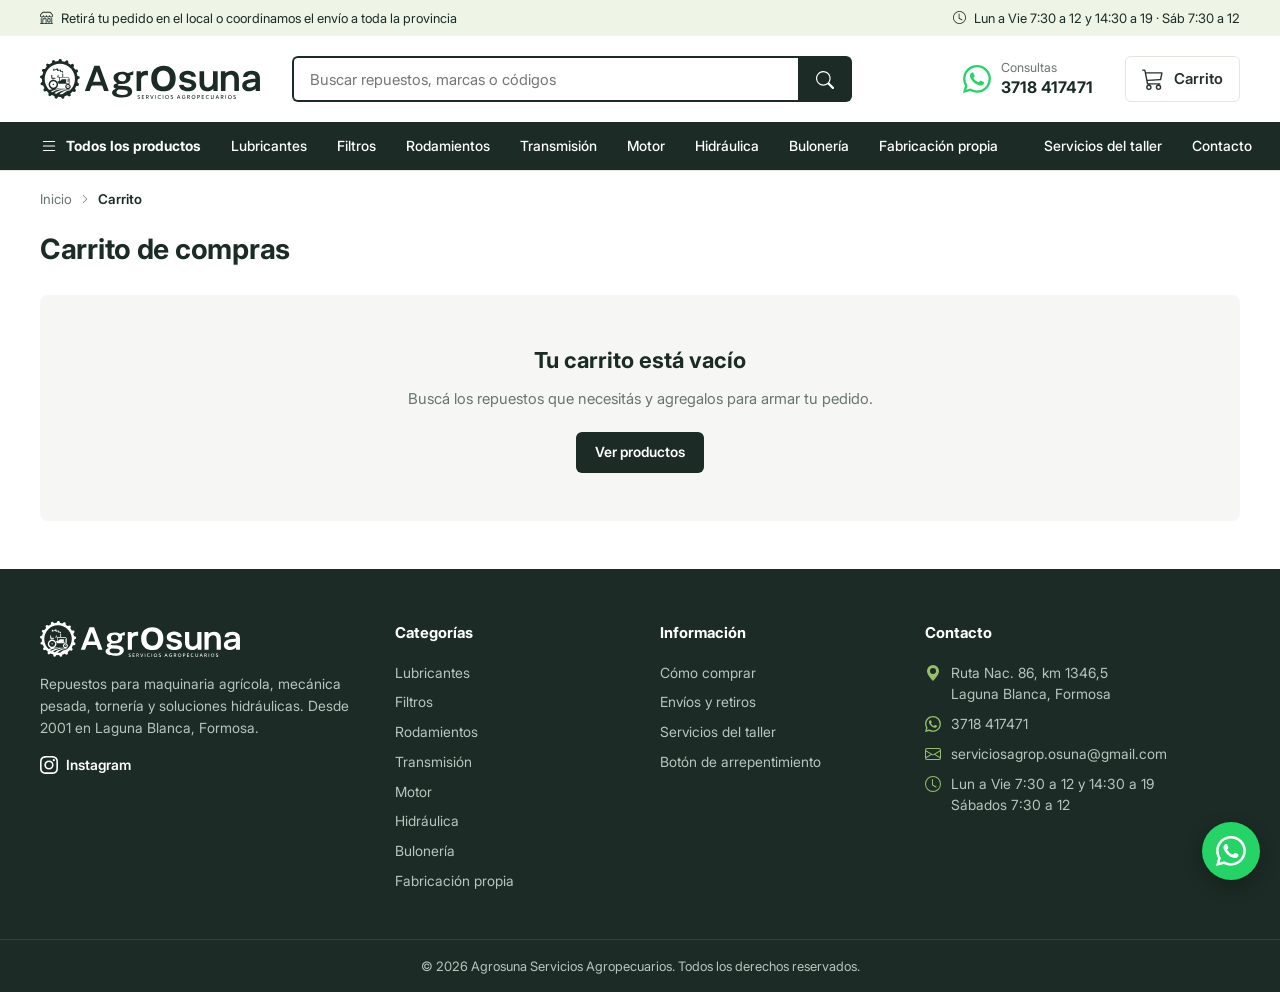
<file: v5/carrito.html>
<!doctype html>
<html lang="es-AR">
<head>
  <meta charset="utf-8">
  <meta name="viewport" content="width=device-width, initial-scale=1">
  <title>Carrito | Agrosuna</title>
  <meta name="robots" content="noindex">
  <meta name="theme-color" content="#1C2B25">
  <link rel="icon" href="../assets/marca/isotipo-verde.svg" type="image/svg+xml">
  <link rel="stylesheet" href="../compartido/fuentes.css">
  <link rel="stylesheet" href="estilos.css">
</head>
<body data-pagina="carrito">
  <script src="../compartido/iconos.js"></script>
  <header class="cabecera" id="cabecera"></header>

  <main class="contenedor">
    <nav class="migas" aria-label="Estás en">
      <a href="index.html">Inicio</a>
      <svg class="ico" aria-hidden="true"><use href="#i-chevron-right"/></svg>
      <span>Carrito</span>
    </nav>

    <h1 class="pagina__titulo">Carrito de compras</h1>

    <div class="vacio" data-carrito-vacio hidden>
      <h2>Tu carrito está vacío</h2>
      <p>Buscá los repuestos que necesitás y agregalos para armar tu pedido.</p>
      <a class="boton boton--oscuro" href="productos.html">Ver productos</a>
    </div>

    <div class="compra" data-carrito-lleno hidden>
      <div>
        <table class="tabla">
          <thead>
            <tr><th scope="col">Producto</th><th scope="col">Precio</th><th scope="col">Cantidad</th><th scope="col">Subtotal</th><th scope="col"><span class="oculto">Quitar</span></th></tr>
          </thead>
          <tbody data-renglones></tbody>
        </table>
        <a class="compra__seguir" href="productos.html"><svg class="ico" aria-hidden="true"><use href="#i-chevron-right"/></svg>Seguir comprando</a>
      </div>

      <form class="resumen" data-pedido>
        <h2>Resumen del pedido</h2>
        <dl>
          <div><dt>Subtotal</dt><dd data-subtotal></dd></div>
          <div><dt>Envío</dt><dd>A coordinar</dd></div>
          <div class="resumen__total"><dt>Total</dt><dd data-total></dd></div>
        </dl>
        <p class="resumen__nota" data-a-cotizar hidden></p>

        <h2>Tus datos</h2>
        <div class="campo">
          <label for="c-nombre">Nombre y apellido</label>
          <input id="c-nombre" name="nombre" type="text" autocomplete="name" required>
        </div>
        <div class="campo">
          <label for="c-telefono">Teléfono</label>
          <input id="c-telefono" name="telefono" type="tel" autocomplete="tel" required>
        </div>
        <div class="campo">
          <label for="c-localidad">Localidad</label>
          <input id="c-localidad" name="localidad" type="text" autocomplete="address-level2">
        </div>
        <fieldset class="campo">
          <legend>Entrega</legend>
          <label class="casilla"><input type="radio" name="entrega" value="Retiro en el local" checked> Retiro en el local</label>
          <label class="casilla"><input type="radio" name="entrega" value="Envío a coordinar"> Envío a coordinar</label>
        </fieldset>
        <div class="campo">
          <label for="c-pago">Forma de pago</label>
          <select id="c-pago" name="pago">
            <option>A convenir</option>
            <option>Efectivo</option>
            <option>Transferencia bancaria</option>
          </select>
        </div>
        <div class="campo">
          <label for="c-comentario">Comentario (opcional)</label>
          <textarea id="c-comentario" name="comentario" rows="3"></textarea>
        </div>

        <button type="submit" class="boton boton--whatsapp boton--grande"><svg class="ico" aria-hidden="true"><use href="#i-whatsapp"/></svg>Finalizar pedido por WhatsApp</button>
        <p class="resumen__nota">Al finalizar se abre WhatsApp con tu pedido listo para enviar. Te confirmamos stock, pago y entrega por ese medio.</p>
      </form>
    </div>
  </main>

  <footer class="pie" id="pie"></footer>

  <script src="../compartido/datos.js"></script>
  <script src="app.js"></script>
</body>
</html>
</file>
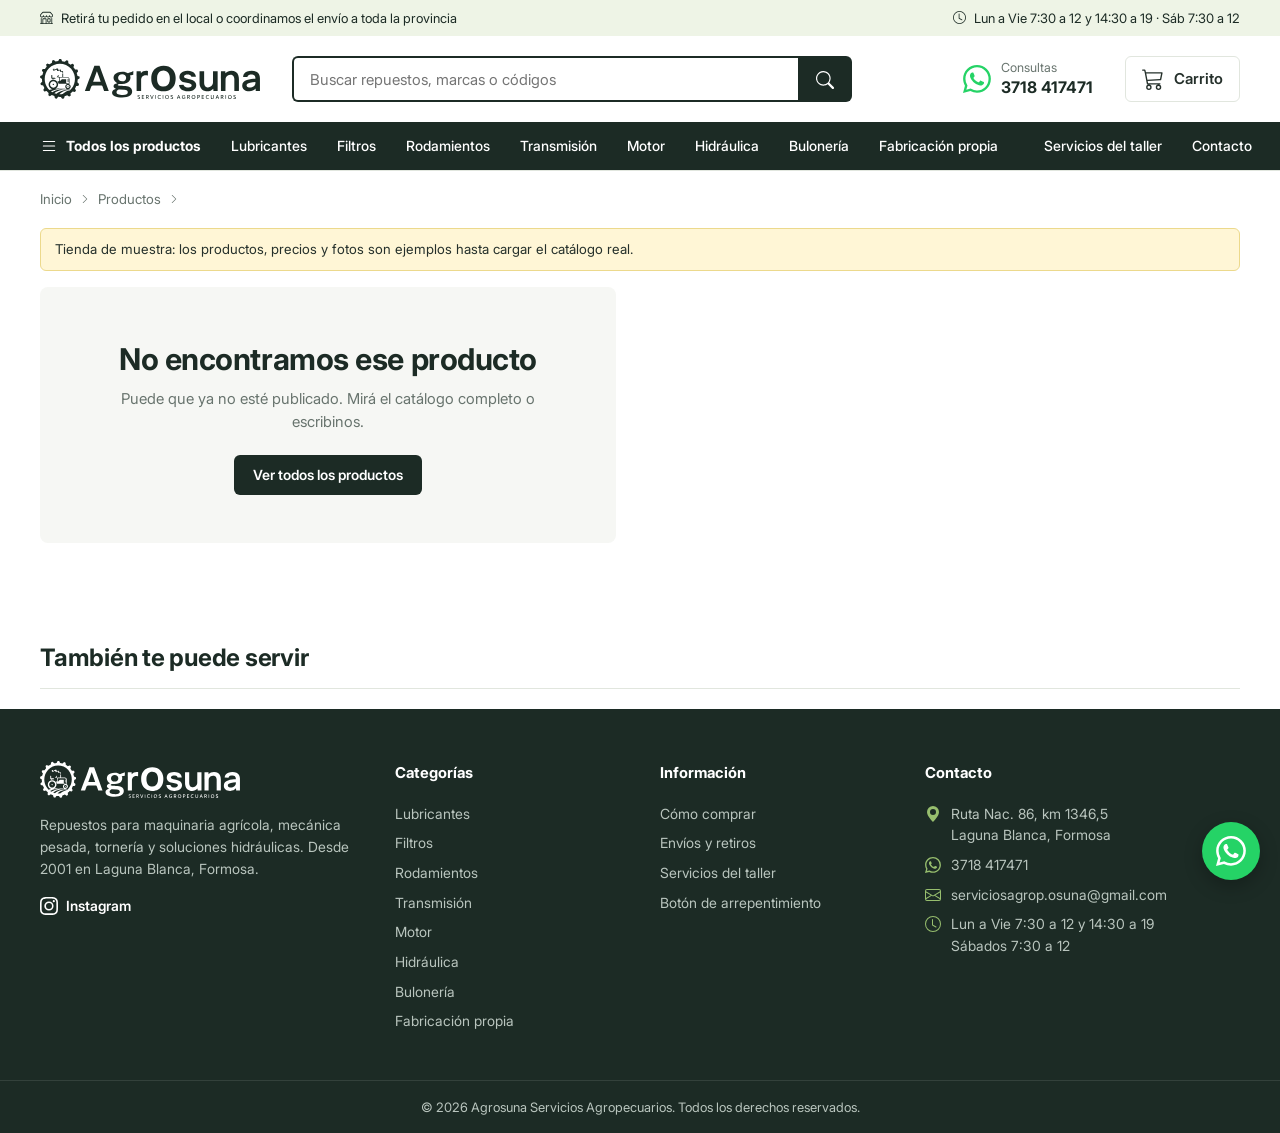
<file: v5/producto.html>
<!doctype html>
<html lang="es-AR">
<head>
  <meta name="robots" content="noindex, nofollow">
  <meta charset="utf-8">
  <meta name="viewport" content="width=device-width, initial-scale=1">
  <title>Producto | Agrosuna</title>
  <meta name="theme-color" content="#1C2B25">
  <link rel="icon" href="../assets/marca/isotipo-verde.svg" type="image/svg+xml">
  <link rel="stylesheet" href="../compartido/fuentes.css">
  <link rel="stylesheet" href="estilos.css">
</head>
<body data-pagina="producto">
  <script src="../compartido/iconos.js"></script>
  <header class="cabecera" id="cabecera"></header>

  <main class="contenedor">
    <nav class="migas" aria-label="Estás en">
      <a href="index.html">Inicio</a>
      <svg class="ico" aria-hidden="true"><use href="#i-chevron-right"/></svg>
      <a href="productos.html" data-miga-categoria>Productos</a>
      <svg class="ico" aria-hidden="true"><use href="#i-chevron-right"/></svg>
      <span data-miga-producto></span>
    </nav>

    <p class="aviso-muestra" data-aviso-muestra hidden>Tienda de muestra: los productos, precios y fotos son ejemplos hasta cargar el catálogo real.</p>

    <article class="ficha" data-ficha></article>

    <section class="bloque">
      <div class="bloque__titulo"><h2>También te puede servir</h2></div>
      <ul class="productos" data-relacionados></ul>
    </section>
  </main>

  <footer class="pie" id="pie"></footer>

  <script src="../compartido/datos.js"></script>
  <script src="app.js"></script>
</body>
</html>
</file>
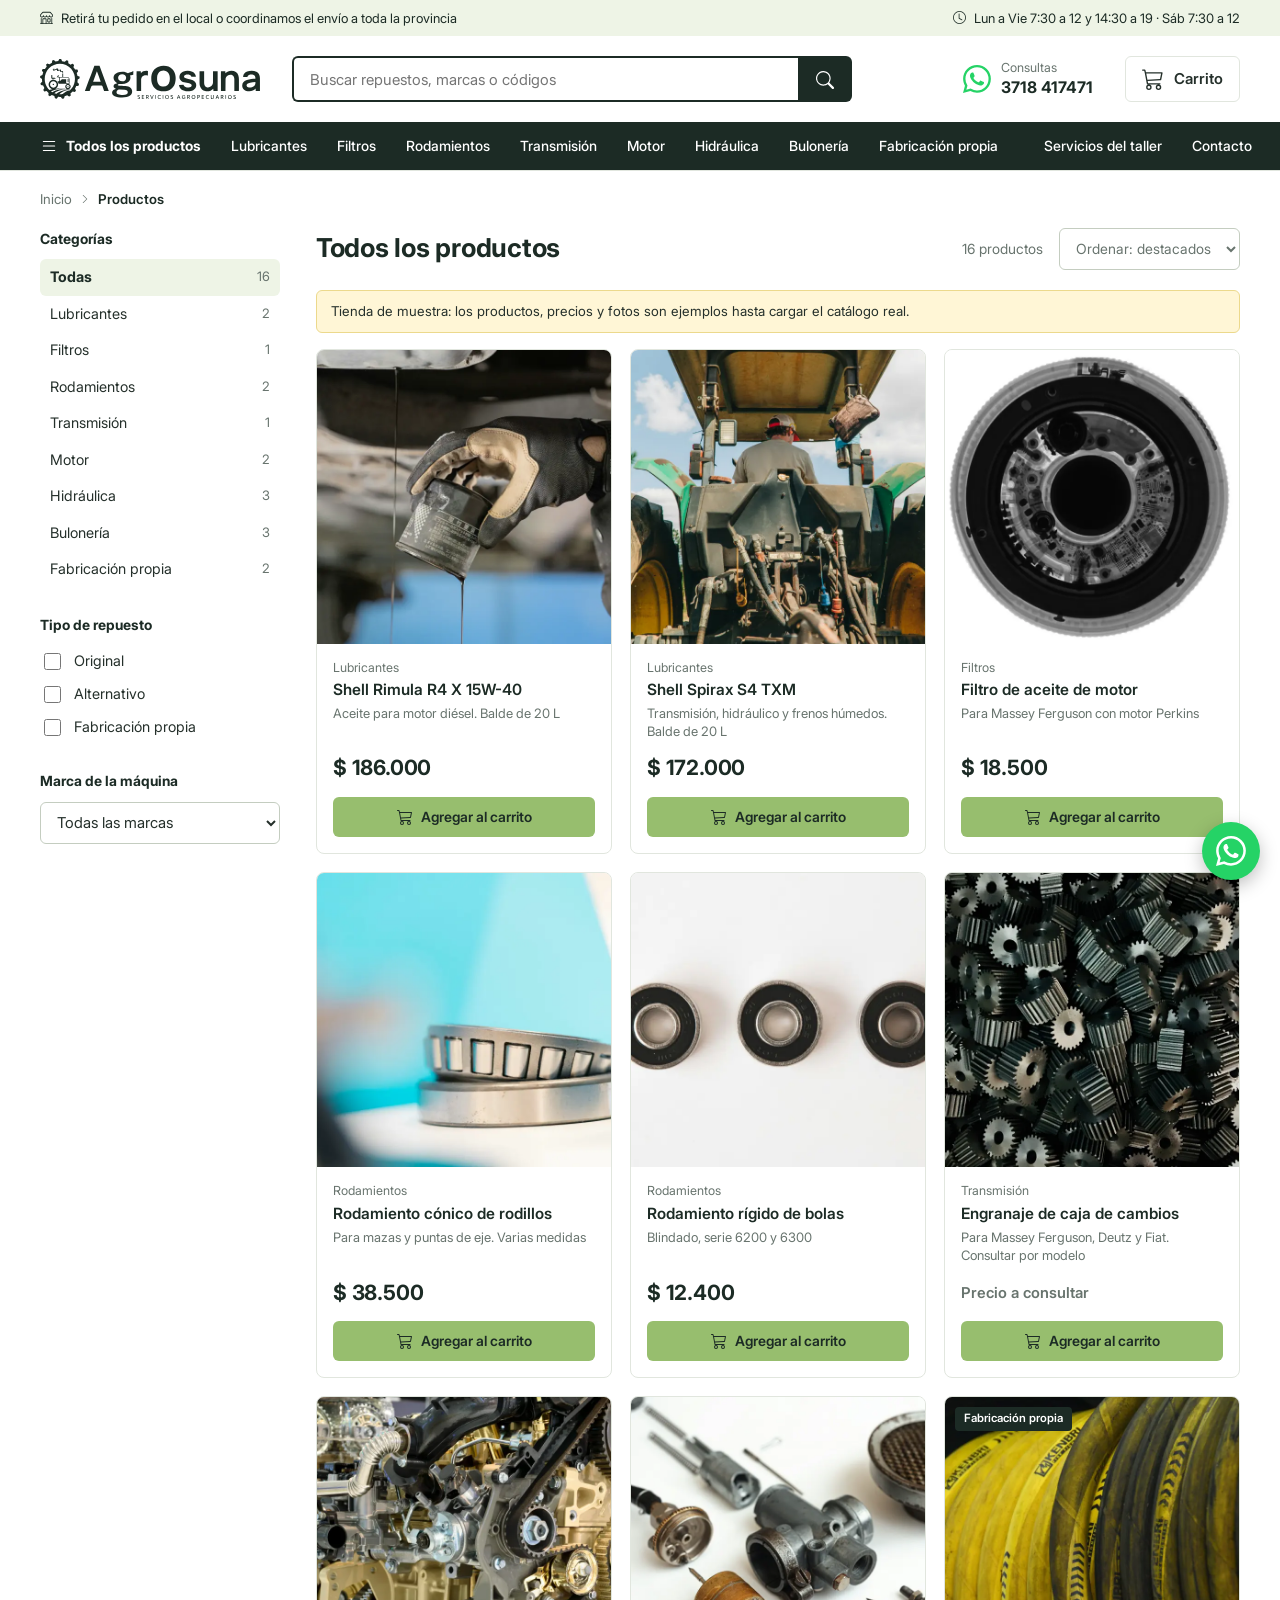
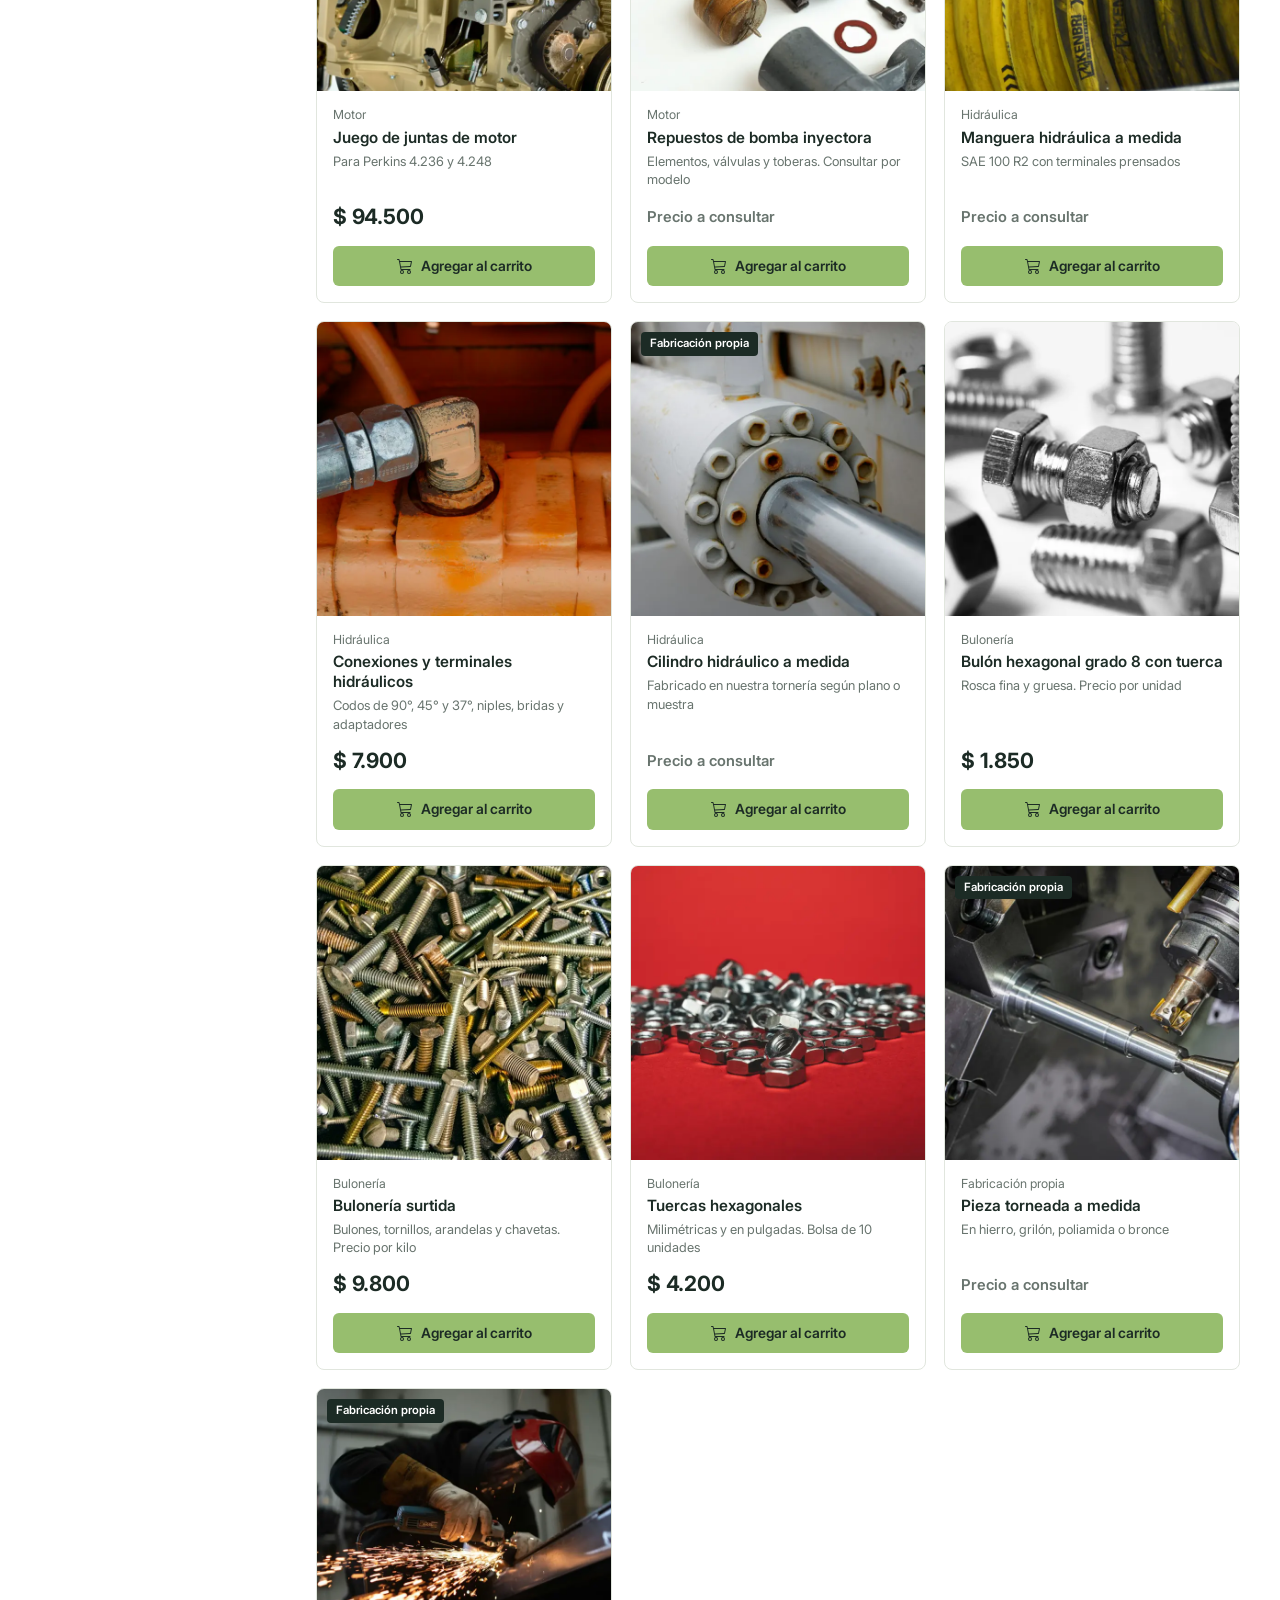
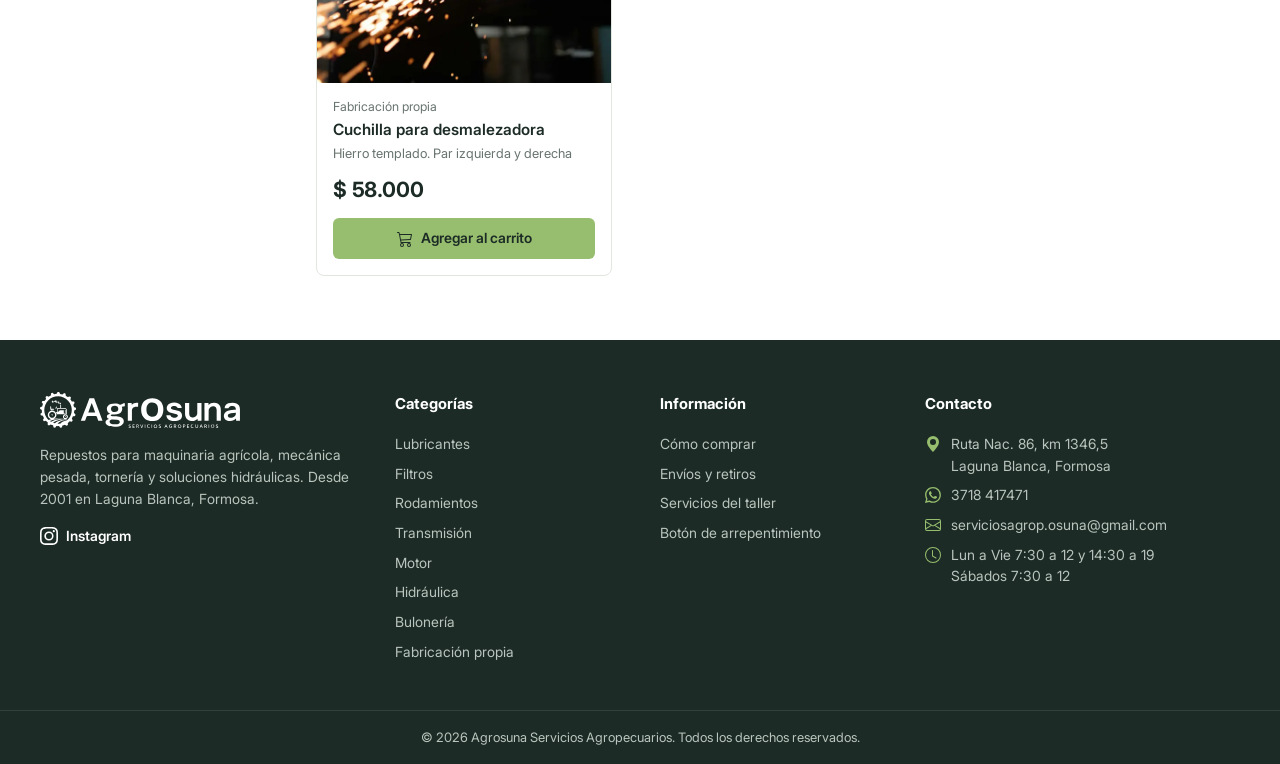
<file: v5/productos.html>
<!doctype html>
<html lang="es-AR">
<head>
  <meta name="robots" content="noindex, nofollow">
  <meta charset="utf-8">
  <meta name="viewport" content="width=device-width, initial-scale=1">
  <title>Productos | Agrosuna</title>
  <meta name="description" content="Catálogo de repuestos para tractores y maquinaria agrícola de Agrosuna, Laguna Blanca, Formosa.">
  <meta name="theme-color" content="#1C2B25">
  <link rel="icon" href="../assets/marca/isotipo-verde.svg" type="image/svg+xml">
  <link rel="stylesheet" href="../compartido/fuentes.css">
  <link rel="stylesheet" href="estilos.css">
</head>
<body data-pagina="productos">
  <script src="../compartido/iconos.js"></script>
  <header class="cabecera" id="cabecera"></header>

  <main class="contenedor">
    <nav class="migas" aria-label="Estás en">
      <a href="index.html">Inicio</a>
      <svg class="ico" aria-hidden="true"><use href="#i-chevron-right"/></svg>
      <span data-miga>Productos</span>
    </nav>

    <div class="listado">
      <aside class="filtros" aria-label="Filtros">
        <details data-filtros>
        <summary>Filtrar productos</summary>
        <h2>Categorías</h2>
        <ul class="filtros__categorias" data-lista-categorias></ul>

        <h2>Tipo de repuesto</h2>
        <label class="casilla"><input type="checkbox" data-tipo value="Original"> Original</label>
        <label class="casilla"><input type="checkbox" data-tipo value="Alternativo"> Alternativo</label>
        <label class="casilla"><input type="checkbox" data-tipo value="Fabricación propia"> Fabricación propia</label>

        <h2><label for="marca">Marca de la máquina</label></h2>
        <select id="marca" data-marca></select>
        </details>
      </aside>

      <div>
        <div class="listado__cabecera">
          <h1 data-titulo>Todos los productos</h1>
          <div class="listado__orden">
            <span data-cuenta aria-live="polite"></span>
            <label for="orden" class="oculto">Ordenar por</label>
            <select id="orden" data-orden>
              <option value="destacados">Ordenar: destacados</option>
              <option value="menor">Menor precio</option>
              <option value="mayor">Mayor precio</option>
              <option value="nombre">Nombre (A a Z)</option>
            </select>
          </div>
        </div>
        <p class="aviso-muestra" data-aviso-muestra hidden>Tienda de muestra: los productos, precios y fotos son ejemplos hasta cargar el catálogo real.</p>

        <ul class="productos productos--tres" data-productos></ul>

        <div class="vacio" data-vacio hidden>
          <h2>No encontramos productos con esa búsqueda</h2>
          <p>Probá con otra palabra o quitá algún filtro. En el local tenemos más stock del publicado: si nos escribís, lo buscamos.</p>
          <a class="boton boton--whatsapp" data-vacio-wa target="_blank" rel="noopener" href="#"><svg class="ico" aria-hidden="true"><use href="#i-whatsapp"/></svg>Consultar por WhatsApp</a>
        </div>
      </div>
    </div>
  </main>

  <footer class="pie" id="pie"></footer>

  <script src="../compartido/datos.js"></script>
  <script src="app.js"></script>
</body>
</html>
</file>
<file: compartido/fuentes.css>
/* Inter — tipografía de la identidad visual de Agrosuna (subconjunto latino, WOFF2) */
@font-face { font-family: "Inter"; font-weight: 400; font-style: normal; font-display: swap; src: url("../assets/fuentes/inter-regular.woff2") format("woff2"); }
@font-face { font-family: "Inter"; font-weight: 500; font-style: normal; font-display: swap; src: url("../assets/fuentes/inter-medium.woff2") format("woff2"); }
@font-face { font-family: "Inter"; font-weight: 600; font-style: normal; font-display: swap; src: url("../assets/fuentes/inter-semibold.woff2") format("woff2"); }
@font-face { font-family: "Inter"; font-weight: 700; font-style: normal; font-display: swap; src: url("../assets/fuentes/inter-bold.woff2") format("woff2"); }
@font-face { font-family: "Inter"; font-weight: 800; font-style: normal; font-display: swap; src: url("../assets/fuentes/inter-extrabold.woff2") format("woff2"); }
@font-face { font-family: "Inter"; font-weight: 900; font-style: normal; font-display: swap; src: url("../assets/fuentes/inter-black.woff2") format("woff2"); }

/* Barlow Condensed — títulos de las versiones clásicas (licencia SIL Open Font) */
@font-face { font-family: "Barlow Condensed"; font-weight: 500; font-style: normal; font-display: swap; src: url("../assets/fuentes/barlow-condensed-500.woff2") format("woff2"); }
@font-face { font-family: "Barlow Condensed"; font-weight: 600; font-style: normal; font-display: swap; src: url("../assets/fuentes/barlow-condensed-600.woff2") format("woff2"); }
@font-face { font-family: "Barlow Condensed"; font-weight: 700; font-style: normal; font-display: swap; src: url("../assets/fuentes/barlow-condensed-700.woff2") format("woff2"); }
</file>
<file: v1/estilos.css>
/* Versión 1 — Mostrador: el catálogo de repuestos es la página. */

:root {
  --papel: #ffffff;
  --tinte: #eef3e8;
  --tinta: #1c2b25;
  --verde: #97be6e;
  --verde-suave: #dbe8cc;
  --gris: #55645d;
  --linea: #cdd6c8;
  --wa: #1c2b25;
  --radio: 4px;
  --ancho: 76rem;
}

*, *::before, *::after { box-sizing: border-box; }
[hidden] { display: none !important; }

html { scroll-behavior: smooth; scroll-padding-top: 5.5rem; }

body {
  margin: 0;
  background: var(--papel);
  color: var(--tinta);
  font-family: "Inter", system-ui, -apple-system, "Segoe UI", sans-serif;
  font-size: 1.0625rem;
  line-height: 1.55;
  -webkit-font-smoothing: antialiased;
}

h1, h2, h3, p, ul, table { margin: 0; }
ul { padding: 0; list-style: none; }
img, svg { display: block; max-width: 100%; }
a { color: inherit; }
button, input, textarea { font: inherit; color: inherit; }

h1 {
  font-size: clamp(2.5rem, 5.4vw, 4.5rem);
  font-weight: 800;
  line-height: 1;
  letter-spacing: -0.035em;
  text-wrap: balance;
}

h2 {
  font-size: clamp(1.75rem, 3.2vw, 2.625rem);
  font-weight: 800;
  line-height: 1.05;
  letter-spacing: -0.03em;
  text-wrap: balance;
}

h3 {
  font-size: 1.125rem;
  font-weight: 700;
  line-height: 1.25;
  letter-spacing: -0.01em;
}

:focus-visible { outline: 3px solid var(--tinta); outline-offset: 3px; }

.ancho { width: min(100% - 2.5rem, var(--ancho)); margin-inline: auto; }

.oculto {
  position: absolute; width: 1px; height: 1px; overflow: hidden;
  clip: rect(0 0 0 0); white-space: nowrap;
}

.saltar {
  position: absolute; left: 1rem; top: -4rem; z-index: 50;
  padding: 0.6rem 1rem; background: var(--tinta); color: var(--papel);
}
.saltar:focus { top: 1rem; }

.nota { color: var(--gris); font-size: 0.9375rem; }

.enlace {
  font-weight: 600;
  text-decoration: underline;
  text-decoration-thickness: 2px;
  text-underline-offset: 0.25em;
  text-decoration-color: var(--verde);
}
.enlace:hover { text-decoration-color: currentColor; }

/* ---------- Botones ---------- */

.boton {
  display: inline-flex; align-items: center; justify-content: center; gap: 0.6rem;
  min-height: 3rem; padding: 0.7rem 1.25rem;
  border: 2px solid transparent; border-radius: var(--radio);
  font-weight: 700; text-decoration: none; cursor: pointer;
}
.boton svg { width: 1.25rem; height: 1.25rem; flex: none; }
.boton--wa { background: var(--tinta); color: var(--papel); }
.boton--wa:hover { background: #000; }
.boton--claro { background: var(--verde); color: var(--tinta); }
.boton--claro:hover { background: #a9cc84; }
.boton--borde { background: transparent; border-color: var(--tinta); }
.boton--borde:hover { background: var(--tinte); }

/* ---------- Cabecera ---------- */

.cabecera {
  position: sticky; top: 0; z-index: 20;
  background: var(--papel);
  border-bottom: 1px solid var(--linea);
}
.cabecera__fila { display: flex; align-items: center; gap: 1.75rem; min-height: 4.5rem; }
.cabecera__logo img { width: 218px; height: auto; }
.cabecera__nav { display: flex; gap: 1.5rem; margin-right: auto; font-weight: 600; font-size: 0.9375rem; }
.cabecera__nav a { text-decoration: none; padding-block: 0.5rem; border-bottom: 2px solid transparent; }
.cabecera__nav a:hover { border-bottom-color: var(--verde); }

.estado { font-size: 0.875rem; font-weight: 600; color: var(--gris); display: flex; align-items: center; gap: 0.5rem; }
.estado::before { content: ""; width: 0.625rem; height: 0.625rem; border-radius: 50%; background: var(--linea); flex: none; }
.estado[data-abierto="si"] { color: var(--tinta); }
.estado[data-abierto="si"]::before { background: var(--verde); box-shadow: 0 0 0 3px var(--verde-suave); }
.estado--grande { font-size: 1rem; margin-top: 1rem; }

.boton-pedido {
  display: inline-flex; align-items: center; gap: 0.5rem;
  min-height: 2.75rem; padding: 0.5rem 1rem;
  background: var(--tinta); color: var(--papel);
  border: 0; border-radius: var(--radio); font-weight: 700; font-size: 0.9375rem; cursor: pointer;
}
.boton-pedido:hover { background: #000; }
.boton-pedido__cuenta {
  min-width: 1.5rem; padding-inline: 0.35rem; border-radius: 1rem;
  background: var(--verde); color: var(--tinta); font-size: 0.8125rem; text-align: center;
  font-variant-numeric: tabular-nums;
}

/* ---------- Portada ---------- */

.portada { background: var(--tinte); overflow: hidden; }
.portada__grilla {
  display: grid; grid-template-columns: minmax(0, 1.2fr) minmax(0, 0.8fr);
  gap: 3rem; align-items: end;
  padding-block: clamp(2.5rem, 6vw, 5rem) clamp(2.5rem, 5vw, 4rem);
}
.portada__bajada { max-width: 34rem; margin-top: 1.5rem; font-size: 1.1875rem; line-height: 1.5; }
.portada__foto { width: 100%; height: auto; border-radius: 6px; align-self: center; }

.buscador { display: flex; max-width: 38rem; margin-top: 2.25rem; }
.buscador input {
  flex: 1; min-width: 0; min-height: 3.75rem; padding: 0 1.25rem;
  background: var(--papel); border: 2px solid var(--tinta); border-right: 0;
  border-radius: var(--radio) 0 0 var(--radio); font-size: 1.125rem;
}
.buscador input::placeholder { color: #7b8a82; }
.buscador input:focus-visible { outline-offset: -5px; }
.buscador button {
  padding: 0 1.5rem; background: var(--tinta); color: var(--papel);
  border: 2px solid var(--tinta); border-radius: 0 var(--radio) var(--radio) 0;
  font-weight: 700; cursor: pointer; white-space: nowrap;
}
.buscador button:hover { background: #000; }

.portada__marcas-titulo { margin-top: 2rem; font-weight: 600; font-size: 0.9375rem; }
.marcas { display: flex; flex-wrap: wrap; gap: 0.5rem; margin-top: 0.75rem; max-width: 44rem; }
.marca {
  min-height: 2.25rem; padding: 0.25rem 0.8rem;
  background: var(--papel); border: 1px solid var(--linea); border-radius: 2rem;
  font-size: 0.875rem; font-weight: 600; cursor: pointer;
}
.marca:hover { border-color: var(--tinta); }
.marca[aria-pressed="true"] { background: var(--tinta); border-color: var(--tinta); color: var(--papel); }

/* ---------- Catálogo ---------- */

.catalogo { padding-block: clamp(3rem, 6vw, 5rem); }
.catalogo__encabezado { display: flex; align-items: baseline; justify-content: space-between; gap: 1rem; flex-wrap: wrap; }
.catalogo__cuenta { color: var(--gris); font-weight: 600; font-variant-numeric: tabular-nums; }

.aviso-muestra {
  margin-top: 1rem; padding: 0.6rem 0.9rem;
  background: #fff6d6; border-left: 4px solid #d9a400; font-size: 0.875rem;
}

.catalogo__grilla { display: grid; grid-template-columns: 15rem minmax(0, 1fr); gap: 3rem; margin-top: 2rem; align-items: start; }
.catalogo__lado { position: sticky; top: 6rem; }
.catalogo__buscar {
  width: 100%; min-height: 2.875rem; padding: 0 0.9rem;
  border: 1px solid var(--gris); border-radius: var(--radio); background: var(--papel);
}

.filtros { display: grid; margin-top: 1.25rem; border-top: 1px solid var(--linea); }
.filtro {
  display: flex; align-items: center; justify-content: space-between;
  min-height: 2.75rem; padding: 0.4rem 0.75rem;
  background: none; border: 0; border-bottom: 1px solid var(--linea);
  text-align: left; font-weight: 500; cursor: pointer;
}
.filtro:hover { background: var(--tinte); }
.filtro[aria-pressed="true"] { background: var(--tinta); color: var(--papel); font-weight: 700; }

.marca-activa { margin-top: 1rem; font-size: 0.9375rem; }
.marca-activa button {
  margin-left: 0.4rem; padding: 0; background: none; border: 0;
  text-decoration: underline; cursor: pointer; color: var(--gris);
}

.productos { border-top: 2px solid var(--tinta); }
.prod {
  display: grid; grid-template-columns: 4.5rem minmax(0, 1fr) auto; gap: 1rem 1.5rem; align-items: center;
  padding: 1.1rem 0; border-bottom: 1px solid var(--linea);
}
.prod__foto { width: 4.5rem; height: 4.5rem; object-fit: cover; border-radius: var(--radio); background: var(--tinte); }
.prod__tipo {
  display: inline-block; margin-bottom: 0.4rem; padding: 0.1rem 0.5rem;
  border: 1px solid var(--tinta); border-radius: 2px;
  font-size: 0.75rem; font-weight: 700; line-height: 1.5;
}
.prod[data-tipo="original"] .prod__tipo { background: var(--tinta); color: var(--papel); }
.prod[data-tipo="fabricacion-propia"] .prod__tipo { background: var(--verde); border-color: var(--verde); }
.prod__nombre { font-size: 1.125rem; }
.prod__detalle { color: var(--gris); font-size: 0.9375rem; }
.prod__compra { display: flex; align-items: center; gap: 1.5rem; }
.prod__precio { min-width: 7.5rem; text-align: right; font-size: 1.25rem; font-weight: 800; letter-spacing: -0.02em; font-variant-numeric: tabular-nums; }
.prod__precio--consultar { font-size: 0.9375rem; font-weight: 600; color: var(--gris); letter-spacing: 0; }
.prod__agregar {
  min-width: 11.5rem; min-height: 2.75rem; padding: 0.4rem 1rem;
  background: var(--papel); border: 2px solid var(--tinta); border-radius: var(--radio);
  font-weight: 700; font-size: 0.9375rem; cursor: pointer;
}
.prod__agregar:hover { background: var(--tinta); color: var(--papel); }
.prod__agregar.is-agregado { background: var(--verde); border-color: var(--verde); color: var(--tinta); }

.ver-mas { margin-top: 1.5rem; }

.vacio { padding: 2.5rem; background: var(--tinte); border-radius: var(--radio); }
.vacio h3 { font-size: 1.375rem; font-weight: 800; letter-spacing: -0.02em; }
.vacio p { max-width: 36rem; margin-block: 0.75rem 1.5rem; }

/* ---------- Shell ---------- */

.shell { background: var(--verde); }
.shell__fila { display: flex; align-items: center; justify-content: space-between; gap: 1rem 2rem; flex-wrap: wrap; padding-block: 1.5rem; }
.shell__texto { font-size: clamp(1.125rem, 2.2vw, 1.5rem); font-weight: 800; letter-spacing: -0.02em; }
.shell .enlace { text-decoration-color: var(--tinta); }

/* ---------- Taller ---------- */

.servicios { padding-block: clamp(3.5rem, 7vw, 6rem); }
.seccion__encabezado { display: grid; grid-template-columns: minmax(0, 1fr) minmax(0, 1fr); gap: 1rem 3rem; align-items: end; }
.seccion__encabezado p { max-width: 30rem; color: var(--gris); }

.servicios__lista {
  display: grid; grid-template-columns: repeat(2, minmax(0, 1fr)); gap: 0 3rem;
  margin-block: 2.5rem; border-top: 2px solid var(--tinta);
}
.servicio { display: grid; grid-template-columns: 3rem minmax(0, 1fr); gap: 1.25rem; padding-block: 1.5rem; border-bottom: 1px solid var(--linea); }
.servicio img { width: 3rem; height: 3rem; object-fit: contain; }
.servicio p { margin-top: 0.35rem; color: var(--gris); max-width: 28rem; }

/* ---------- Fabricación ---------- */

.fabricacion { background: var(--tinta); color: var(--papel); padding-block: clamp(3.5rem, 7vw, 6rem); }
.fabricacion__grilla { display: grid; grid-template-columns: minmax(0, 1fr) minmax(0, 1fr); gap: 2.5rem 4rem; align-items: center; }
.fabricacion__foto { width: 100%; height: 100%; min-height: 20rem; object-fit: cover; border-radius: 6px; }
.fabricacion .boton { margin-bottom: 2.5rem; }
.fabricacion p { max-width: 30rem; margin-block: 1.25rem 2rem; color: #c9d4cd; }
.fabricacion__lista { border-top: 2px solid var(--verde); }
.fabricacion__lista li { padding-block: 0.9rem; border-bottom: 1px solid #35473f; font-size: 1.1875rem; font-weight: 600; }

/* ---------- Confianza ---------- */

.confianza { padding-block: clamp(3.5rem, 7vw, 6rem); }
.confianza__grilla { display: grid; grid-template-columns: minmax(0, 1fr) minmax(0, 1fr); gap: 2.5rem 4rem; }
.confianza p { max-width: 32rem; margin-top: 1.25rem; }
.confianza h3 { margin-bottom: 0.75rem; }
.confianza__lista { border-top: 2px solid var(--tinta); }
.confianza__lista li { padding-block: 0.7rem; border-bottom: 1px solid var(--linea); }

/* ---------- Ubicación y presupuesto ---------- */

.ubicacion { background: var(--tinte); padding-top: clamp(3.5rem, 7vw, 6rem); }
.ubicacion .mapa { margin-top: clamp(3.5rem, 7vw, 6rem); }
.ubicacion__grilla { display: grid; grid-template-columns: minmax(0, 1fr) minmax(0, 1fr); gap: 3rem 4rem; align-items: start; }
.ubicacion__direccion { margin-block: 1.25rem 0.75rem; font-size: 1.25rem; font-weight: 600; line-height: 1.35; }
.ubicacion__datos h3 { margin-block: 2.25rem 0.75rem; }

.horarios { border-collapse: collapse; width: 100%; max-width: 26rem; }
.horarios th, .horarios td { padding: 0.55rem 0; border-bottom: 1px solid var(--linea); text-align: left; font-variant-numeric: tabular-nums; }
.horarios th { font-weight: 600; padding-right: 1.5rem; }
.horarios td { text-align: right; }
.ubicacion__datos .nota { margin-top: 0.75rem; }

.contacto li { padding-block: 0.3rem; }
.contacto a { font-weight: 600; text-decoration: underline; text-decoration-color: var(--verde); text-decoration-thickness: 2px; text-underline-offset: 0.25em; overflow-wrap: anywhere; }
.contacto a:hover { text-decoration-color: currentColor; }

.presupuesto {
  display: grid; grid-template-columns: 1fr 1fr; gap: 1rem;
  padding: clamp(1.5rem, 3vw, 2.5rem);
  background: var(--papel); border: 2px solid var(--tinta); border-radius: var(--radio);
}
.presupuesto h2, .presupuesto > p, .presupuesto__acciones, .campo { grid-column: 1 / -1; }
.presupuesto h2 { font-size: 1.75rem; }
.presupuesto > p { color: var(--gris); margin-bottom: 0.5rem; }
.campo--mitad { grid-column: span 1; }
.campo label { display: block; margin-bottom: 0.3rem; font-weight: 600; font-size: 0.9375rem; }
.campo input, .campo textarea {
  width: 100%; min-height: 2.875rem; padding: 0.6rem 0.8rem;
  border: 1px solid var(--gris); border-radius: var(--radio); background: var(--papel);
}
.campo textarea { resize: vertical; }
.presupuesto__acciones { display: flex; flex-wrap: wrap; gap: 0.75rem; margin-top: 0.5rem; }

/* ---------- Pie ---------- */

.pie { background: var(--tinta); color: #c9d4cd; padding-block: 3rem; }
.pie__fila { display: flex; align-items: center; justify-content: space-between; gap: 2rem; flex-wrap: wrap; }
.pie img { width: 175px; height: auto; }
.pie p { font-size: 0.9375rem; text-align: right; }

/* ---------- Mapa y WhatsApp flotante ---------- */

.mapa { display: block; width: 100%; height: 22rem; border: 0; }

.flotante {
  position: fixed; right: 1.5rem; bottom: 1.5rem; z-index: 25;
  display: flex; align-items: center; justify-content: center;
  width: 3.75rem; height: 3.75rem; border-radius: 50%;
  background: #25d366; color: #fff; box-shadow: 0 6px 18px rgba(0, 0, 0, 0.25);
  cursor: pointer; transition: transform 0.2s;
}
.flotante:hover { transform: scale(1.08); }
.flotante svg { width: 2rem; height: 2rem; }
@media (max-width: 40rem) { .flotante { display: none; } }

/* ---------- Barra de contacto en el teléfono ---------- */

.barra-movil { display: none; }

/* ---------- Pedido ---------- */

.carrito {
  width: min(100%, 30rem); max-width: none; height: 100dvh; max-height: none;
  margin: 0 0 0 auto; padding: 0; border: 0;
  background: var(--papel); color: var(--tinta);
}
.carrito::backdrop { background: rgba(28, 43, 37, 0.55); }
.carrito[open] { animation: entrar 0.22s ease-out; }
@keyframes entrar { from { transform: translateX(2rem); opacity: 0; } }
.carrito__caja { display: flex; flex-direction: column; height: 100%; }
.carrito__cabecera { display: flex; align-items: center; justify-content: space-between; padding: 1.25rem 1.5rem; border-bottom: 2px solid var(--tinta); }
.carrito__cabecera h2 { font-size: 1.5rem; }
.carrito__cabecera button { min-height: 2.75rem; padding: 0 0.75rem; background: none; border: 0; font-weight: 600; text-decoration: underline; cursor: pointer; }
.carrito__vacio { padding: 2rem 1.5rem; color: var(--gris); }
.carrito__lista { flex: 1; overflow-y: auto; padding-inline: 1.5rem; }
.renglon { display: grid; grid-template-columns: minmax(0, 1fr) auto; gap: 0.6rem 1rem; padding-block: 1rem; border-bottom: 1px solid var(--linea); }
.renglon__texto { grid-column: 1 / -1; }
.renglon__nombre { display: block; }
.renglon__detalle { color: var(--gris); font-size: 0.875rem; }
.renglon__cantidad { display: inline-flex; align-items: center; border: 1px solid var(--gris); border-radius: var(--radio); width: max-content; }
.renglon__cantidad button { width: 2.75rem; height: 2.75rem; background: none; border: 0; font-size: 1.25rem; cursor: pointer; }
.renglon__cantidad button:hover { background: var(--tinte); }
.renglon__cantidad span { min-width: 2rem; text-align: center; font-weight: 700; font-variant-numeric: tabular-nums; }
.renglon__importe { align-self: center; font-weight: 700; font-variant-numeric: tabular-nums; }
.carrito__pie { padding: 1.25rem 1.5rem 1.5rem; border-top: 2px solid var(--tinta); background: var(--tinte); }
.carrito__total { display: flex; justify-content: space-between; align-items: baseline; gap: 1rem; margin-bottom: 1rem; }
.carrito__total strong { font-size: 1.375rem; font-weight: 800; letter-spacing: -0.02em; text-align: right; font-variant-numeric: tabular-nums; }
.carrito__total small { display: block; margin-top: 0.2rem; font-size: 0.875rem; font-weight: 600; letter-spacing: 0; }
.carrito__pie .boton { width: 100%; }
.carrito__pie .nota { margin-top: 0.75rem; font-size: 0.875rem; }

/* ---------- Pantallas chicas ---------- */

@media (max-width: 60rem) {
  .cabecera__fila { flex-wrap: wrap; gap: 0 1rem; }
  .cabecera__logo { margin-right: auto; }
  .cabecera__logo img { width: 180px; }
  .cabecera .estado { display: none; }
  .cabecera__nav {
    order: 5; width: 100%; margin: 0; gap: 1.5rem;
    overflow-x: auto; white-space: nowrap; border-top: 1px solid var(--linea);
  }
  html { scroll-padding-top: 8rem; }

  .portada__grilla { grid-template-columns: minmax(0, 1fr); }
  .portada__foto { display: none; }

  .catalogo__grilla { grid-template-columns: minmax(0, 1fr); gap: 1.5rem; }
  .catalogo__lado { position: static; }
  .filtros { display: flex; gap: 0.5rem; overflow-x: auto; border-top: 0; padding-bottom: 0.25rem; }
  .filtro { flex: none; border: 1px solid var(--linea); border-radius: 2rem; padding-inline: 1rem; }

  .seccion__encabezado, .servicios__lista, .fabricacion__grilla, .confianza__grilla, .ubicacion__grilla { grid-template-columns: minmax(0, 1fr); }
}

@media (max-width: 40rem) {
  body { padding-bottom: 4rem; }
  .boton-pedido { display: none; }
  .buscador { flex-direction: column; gap: 0.5rem; }
  .buscador input { border-right: 2px solid var(--tinta); border-radius: var(--radio); }
  .buscador button { min-height: 3.25rem; border-radius: var(--radio); }

  .prod { grid-template-columns: 4.5rem minmax(0, 1fr); gap: 0.75rem 1rem; align-items: start; }
  .prod__compra { grid-column: 1 / -1; }
  .prod__compra { justify-content: space-between; gap: 1rem; }
  .prod__precio { min-width: 0; text-align: left; }
  .prod__agregar { min-width: 0; }

  .presupuesto { grid-template-columns: minmax(0, 1fr); }
  .campo--mitad { grid-column: 1 / -1; }
  .presupuesto__acciones .boton { width: 100%; }
  .pie p { text-align: left; }

  .barra-movil {
    position: fixed; inset: auto 0 0 0; z-index: 30;
    display: grid; grid-template-columns: 1.3fr 1fr 1fr;
    background: var(--tinta); color: var(--papel);
    padding-bottom: env(safe-area-inset-bottom);
  }
  .barra-movil a, .barra-movil button {
    display: flex; align-items: center; justify-content: center; gap: 0.5rem;
    min-height: 3.5rem; background: none; border: 0; border-left: 1px solid #35473f;
    color: inherit; font-weight: 700; font-size: 0.9375rem; text-decoration: none; cursor: pointer;
  }
  .barra-movil a:first-child { background: var(--verde); color: var(--tinta); border-left: 0; }
  .barra-movil svg { width: 1.25rem; height: 1.25rem; }
  .barra-movil span { min-width: 1.4rem; padding-inline: 0.3rem; border-radius: 1rem; background: var(--verde); color: var(--tinta); font-size: 0.8125rem; }
}

@media (prefers-reduced-motion: reduce) {
  html { scroll-behavior: auto; }
  .carrito[open] { animation: none; }
}
</file>
<file: v2/estilos.css>
/* Versión 2 — El recorrido: la página es la visita guiada por los sectores del taller. */

:root {
  --fondo: #1c2b25;
  --fondo-hondo: #15211c;
  --panel: #24372f;
  --linea: #33483f;
  --blanco: #ffffff;
  --texto: #d3ddd6;
  --apagado: #9db0a6;
  --verde: #97be6e;
  --tinta: #1c2b25;
  --radio: 10px;
  --riel: 19rem;
}

*, *::before, *::after { box-sizing: border-box; }
[hidden] { display: none !important; }

html { scroll-behavior: smooth; scroll-padding-top: 2rem; }

body {
  margin: 0;
  background: var(--fondo);
  color: var(--texto);
  font-family: "Inter", system-ui, -apple-system, "Segoe UI", sans-serif;
  font-size: 1.125rem;
  line-height: 1.6;
  -webkit-font-smoothing: antialiased;
}

h1, h2, h3, p, ul, ol, table { margin: 0; }
ul, ol { padding: 0; list-style: none; }
img, svg { display: block; max-width: 100%; }
a { color: inherit; }
button, input, textarea { font: inherit; color: inherit; }

h1, h2, h3 { color: var(--blanco); text-wrap: balance; }

h1 {
  font-size: clamp(2.75rem, 6.2vw, 5.75rem);
  font-weight: 700;
  line-height: 0.98;
  letter-spacing: -0.04em;
}

h2 {
  font-size: clamp(2rem, 4.2vw, 3.5rem);
  font-weight: 700;
  line-height: 1.02;
  letter-spacing: -0.035em;
}

h3 { font-size: 1.125rem; font-weight: 600; line-height: 1.3; }

:focus-visible { outline: 3px solid var(--verde); outline-offset: 3px; }

.oculto {
  position: absolute; width: 1px; height: 1px; overflow: hidden;
  clip: rect(0 0 0 0); white-space: nowrap;
}

.saltar {
  position: absolute; left: 1rem; top: -4rem; z-index: 50;
  padding: 0.6rem 1rem; background: var(--verde); color: var(--tinta);
}
.saltar:focus { top: 1rem; }

.nota { color: var(--apagado); font-size: 0.9375rem; }

.enlace {
  color: var(--verde); font-weight: 600;
  text-decoration: underline; text-decoration-thickness: 2px; text-underline-offset: 0.3em;
}
.enlace:hover { color: var(--blanco); }

.boton {
  display: inline-flex; align-items: center; justify-content: center; gap: 0.6rem;
  min-height: 3rem; padding: 0.7rem 1.3rem;
  border: 2px solid transparent; border-radius: 2rem;
  font-size: 1rem; font-weight: 700; text-decoration: none; cursor: pointer;
}
.boton svg { width: 1.25rem; height: 1.25rem; flex: none; }
.boton--verde { background: var(--verde); color: var(--tinta); }
.boton--verde:hover { background: var(--blanco); }
.boton--borde { background: transparent; border-color: var(--linea); color: var(--blanco); }
.boton--borde:hover { border-color: var(--verde); }

.cuenta {
  min-width: 1.5rem; padding-inline: 0.35rem; border-radius: 1rem;
  background: var(--verde); color: var(--tinta); font-size: 0.8125rem; text-align: center;
}

.estado { display: flex; align-items: center; gap: 0.5rem; font-size: 0.875rem; font-weight: 600; color: var(--apagado); }
.estado::before { content: ""; width: 0.625rem; height: 0.625rem; border-radius: 50%; background: var(--linea); flex: none; }
.estado[data-abierto="si"] { color: var(--blanco); }
.estado[data-abierto="si"]::before { background: var(--verde); box-shadow: 0 0 0 3px rgba(151, 190, 110, 0.25); }

/* ---------- Riel: el plano del recorrido ---------- */

.riel {
  position: fixed; inset: 0 auto 0 0; z-index: 10;
  width: var(--riel);
  display: flex; flex-direction: column; gap: 2.5rem;
  padding: 2rem 1.75rem;
  background: var(--fondo-hondo);
  border-right: 1px solid var(--linea);
  overflow-y: auto;
}
.riel__logo img { width: 196px; height: auto; }
.riel__nav { flex: 1; }

.paradas { counter-reset: parada; }
.paradas li { position: relative; padding-left: 2.25rem; }
.paradas li::before {
  content: ""; position: absolute; left: 0.5rem; top: 0; bottom: 0;
  width: 2px; background: var(--linea);
}
.paradas li.is-pasada::before { background: var(--verde); }
.paradas a {
  display: flex; align-items: baseline; gap: 0.6rem;
  min-height: 2.75rem; padding-block: 0.6rem;
  color: var(--apagado); font-size: 0.9375rem; font-weight: 500; line-height: 1.3;
  text-decoration: none;
}
.paradas a::before {
  content: ""; position: absolute; left: 0.125rem; top: 0.95rem;
  width: 0.875rem; height: 0.875rem; border-radius: 50%;
  background: var(--fondo-hondo); border: 2px solid var(--linea);
}
ol.paradas a::after {
  counter-increment: parada; content: counter(parada);
  order: -1; min-width: 0.7rem; font-variant-numeric: tabular-nums; color: var(--apagado);
}
.paradas a:hover { color: var(--blanco); }
.paradas li.is-pasada a::before { background: var(--verde); border-color: var(--verde); }
.paradas li.is-actual a { color: var(--blanco); font-weight: 700; }
.paradas li.is-actual a::before { background: var(--verde); border-color: var(--verde); box-shadow: 0 0 0 4px rgba(151, 190, 110, 0.25); }
.paradas--fuera { margin-top: 1.25rem; padding-top: 1.25rem; border-top: 1px solid var(--linea); }
.paradas--fuera li::before { display: none; }

.riel__pie { display: grid; gap: 0.75rem; }
.riel__pie .estado { margin-bottom: 0.5rem; }

/* ---------- Engranaje de fondo: gira con el avance ---------- */

.engranaje {
  position: fixed; z-index: 0; pointer-events: none;
  top: 50%; right: -17vw; width: 48vw; aspect-ratio: 1;
  translate: 0 -50%; rotate: var(--giro, 0deg);
  background: #213229;
  -webkit-mask: url("../assets/marca/elemento-2-negro.svg") center / contain no-repeat;
  mask: url("../assets/marca/elemento-2-negro.svg") center / contain no-repeat;
}

/* ---------- Contenido ---------- */

.contenido { position: relative; z-index: 1; margin-left: var(--riel); }
.contenido > section { padding-inline: clamp(1.5rem, 5vw, 5rem); }

.portada {
  min-height: 100vh; min-height: 100svh; display: flex; flex-direction: column; justify-content: center; padding-block: 5rem;
  background:
    linear-gradient(90deg, rgba(28, 43, 37, 0.96) 0%, rgba(28, 43, 37, 0.82) 50%, rgba(28, 43, 37, 0.45) 100%),
    url("../assets/fotos/tractor-galpon-g.webp") center / cover no-repeat;
}
.portada h1 { max-width: 12ch; }
.portada__bajada { max-width: 36rem; margin-top: 2rem; font-size: 1.25rem; line-height: 1.5; }
.portada__acciones { display: flex; flex-wrap: wrap; align-items: center; gap: 1rem 2rem; margin-top: 2.5rem; }
.portada__lugar { margin-top: 4rem; color: var(--apagado); font-size: 0.9375rem; }

/* ---------- Sectores ---------- */

.sector {
  display: grid; grid-template-columns: clamp(3.5rem, 7vw, 6.5rem) minmax(0, 1.15fr) minmax(0, 1fr);
  gap: 1.5rem clamp(1.5rem, 3vw, 3rem); align-items: start;
  padding-block: clamp(4rem, 9vw, 7.5rem);
  border-top: 1px solid var(--linea);
}
.sector__numero {
  font-size: clamp(4.5rem, 10vw, 9.5rem); font-weight: 900; line-height: 0.78; letter-spacing: -0.05em;
  color: transparent; -webkit-text-stroke: 2px var(--verde);
}
.sector__texto { margin-top: 1.5rem; font-size: 1.25rem; line-height: 1.5; }
.sector__subtitulo { margin-top: 2.5rem; }
.sector__ayuda { color: var(--apagado); font-size: 0.9375rem; margin-top: 0.25rem; }
.sector__lista { margin-block: 1.75rem; border-top: 1px solid var(--linea); }
.sector__lista li { padding-block: 0.75rem; border-bottom: 1px solid var(--linea); color: var(--blanco); font-weight: 500; }
.sector__cuerpo > .enlace { display: inline-block; margin-top: 1.75rem; }
.sector__lista + .enlace { margin-top: 0; }

.sector__foto { align-self: center; width: 100%; height: auto; aspect-ratio: 4 / 3; object-fit: cover; border-radius: var(--radio); }

.marcas { display: flex; flex-wrap: wrap; gap: 0.5rem; margin-top: 1rem; }
.marca {
  min-height: 2.5rem; padding: 0.3rem 0.95rem;
  background: transparent; border: 1px solid var(--linea); border-radius: 2rem;
  color: var(--blanco); font-size: 0.9375rem; font-weight: 600; cursor: pointer;
}
.marca:hover { border-color: var(--verde); }
.marca[aria-pressed="true"] { background: var(--verde); border-color: var(--verde); color: var(--tinta); }

/* ---------- Catálogo ---------- */

.catalogo { padding-block: 0 clamp(4rem, 9vw, 7.5rem); max-width: 68rem; }
.catalogo__encabezado { display: flex; align-items: baseline; justify-content: space-between; gap: 1rem; flex-wrap: wrap; }
.catalogo__encabezado h2 { font-size: clamp(1.5rem, 2.6vw, 2rem); letter-spacing: -0.02em; }
.catalogo__cuenta { color: var(--apagado); font-size: 0.9375rem; font-weight: 600; }

.aviso-muestra {
  margin-top: 1rem; padding: 0.6rem 0.9rem;
  border-left: 4px solid #e2b93b; background: rgba(226, 185, 59, 0.12);
  color: #f1dc9a; font-size: 0.875rem;
}

.catalogo__controles { display: grid; gap: 1rem; margin-block: 1.5rem; }
.catalogo__buscar {
  width: 100%; max-width: 32rem; min-height: 3.25rem; padding: 0 1.1rem;
  background: var(--fondo-hondo); border: 1px solid var(--linea); border-radius: var(--radio); color: var(--blanco);
}
.catalogo__buscar::placeholder { color: var(--apagado); }
.filtros { display: flex; flex-wrap: wrap; gap: 0.5rem; }
.filtro {
  min-height: 2.5rem; padding: 0.3rem 0.95rem;
  background: transparent; border: 1px solid var(--linea); border-radius: 2rem;
  color: var(--texto); font-size: 0.9375rem; font-weight: 600; cursor: pointer;
}
.filtro:hover { border-color: var(--verde); }
.filtro[aria-pressed="true"] { background: var(--blanco); border-color: var(--blanco); color: var(--tinta); }
.marca-activa { font-size: 0.9375rem; }
.marca-activa strong { color: var(--blanco); }
.marca-activa button { margin-left: 0.5rem; padding: 0; background: none; border: 0; color: var(--verde); text-decoration: underline; cursor: pointer; }

.productos { display: grid; grid-template-columns: repeat(auto-fill, minmax(17.5rem, 1fr)); gap: 1rem; }
.prod {
  display: flex; flex-direction: column; gap: 1.25rem;
  padding: 1.25rem; background: var(--panel); border-radius: var(--radio); overflow: hidden;
}
.prod__foto { width: calc(100% + 2.5rem); height: auto; max-width: none; margin: -1.25rem -1.25rem 0; aspect-ratio: 4 / 3; object-fit: cover; }
.prod__cuerpo { flex: 1; }
.prod__tipo { display: block; margin-bottom: 0.6rem; color: var(--apagado); font-size: 0.8125rem; font-weight: 600; }
.prod[data-tipo="original"] .prod__tipo { color: var(--blanco); }
.prod[data-tipo="fabricacion-propia"] .prod__tipo { color: var(--verde); }
.prod__nombre { font-size: 1.1875rem; font-weight: 700; letter-spacing: -0.01em; }
.prod__detalle { margin-top: 0.3rem; color: var(--apagado); font-size: 0.9375rem; line-height: 1.45; }
.prod__compra { display: grid; gap: 0.75rem; }
.prod__precio { color: var(--blanco); font-size: 1.5rem; font-weight: 700; letter-spacing: -0.02em; font-variant-numeric: tabular-nums; }
.prod__precio--consultar { font-size: 1rem; font-weight: 600; color: var(--apagado); letter-spacing: 0; padding-block: 0.4rem; }
.prod__agregar {
  min-height: 2.875rem; padding: 0.4rem 1rem;
  background: transparent; border: 2px solid var(--verde); border-radius: 2rem;
  color: var(--verde); font-size: 0.9375rem; font-weight: 700; cursor: pointer;
}
.prod__agregar:hover, .prod__agregar.is-agregado { background: var(--verde); color: var(--tinta); }

.ver-mas { margin-top: 1.5rem; }

.vacio { padding: 2.5rem; background: var(--panel); border-radius: var(--radio); }
.vacio h3 { font-size: 1.375rem; font-weight: 700; }
.vacio p { max-width: 36rem; margin-block: 0.75rem 1.5rem; }

/* ---------- Asistencia a campo ---------- */

.salida {
  display: grid; grid-template-columns: minmax(0, 1fr) minmax(0, 24rem); gap: 3rem; align-items: center;
  padding-block: clamp(4rem, 9vw, 7.5rem);
  background: var(--verde); color: var(--tinta);
}
.salida h2 { color: var(--tinta); max-width: 16ch; }
.salida p { max-width: 34rem; margin-block: 1.5rem 2rem; font-size: 1.25rem; line-height: 1.5; }
.salida .boton--verde { background: var(--tinta); color: var(--blanco); }
.salida .boton--verde:hover { background: #000; }
.salida :focus-visible { outline-color: var(--tinta); }

.radio { position: relative; width: 100%; aspect-ratio: 1; display: grid; place-items: center; }
.radio__anillo { position: absolute; border-radius: 50%; display: flex; justify-content: center; }
.radio__anillo em { font-style: normal; font-size: 0.875rem; font-weight: 700; padding-top: 0.75rem; }
.radio__anillo--cien em { padding-top: 1.75rem; }
.radio__anillo--provincia { inset: 0; border: 2px dashed var(--tinta); }
.radio__anillo--cien { inset: 19%; background: var(--tinta); color: var(--blanco); }
.radio__centro {
  position: relative; padding: 0.35rem 0.8rem; border-radius: 2rem;
  background: var(--verde); color: var(--tinta); font-size: 0.875rem; font-weight: 800;
}

/* ---------- Confianza ---------- */

.confianza { padding-block: clamp(4rem, 9vw, 7.5rem); max-width: 60rem; }
.confianza p { max-width: 38rem; margin-top: 1.5rem; font-size: 1.25rem; line-height: 1.5; }
.confianza h3 { margin-block: 3rem 0.75rem; color: var(--apagado); }
.confianza__lista { display: grid; grid-template-columns: repeat(2, minmax(0, 1fr)); gap: 0 2.5rem; border-top: 1px solid var(--linea); }
.confianza__lista li { padding-block: 0.8rem; border-bottom: 1px solid var(--linea); color: var(--blanco); font-weight: 500; }

/* ---------- Llegada ---------- */

.llegada .mapa { margin-top: clamp(3rem, 6vw, 5rem); border-radius: var(--radio); }
.llegada { padding-block: clamp(4rem, 9vw, 7.5rem) 0; background: var(--fondo-hondo); border-top: 1px solid var(--linea); }
.llegada > h2 { max-width: 18ch; }
.llegada__grilla { display: grid; grid-template-columns: minmax(0, 1fr) minmax(0, 1.1fr); gap: 3rem 4rem; margin-top: 3rem; align-items: start; }
.llegada__direccion { margin-bottom: 0.75rem; color: var(--blanco); font-size: 1.375rem; font-weight: 600; line-height: 1.35; }
.llegada__datos h3 { margin-block: 2.25rem 0.75rem; color: var(--apagado); }

.horarios { border-collapse: collapse; width: 100%; max-width: 26rem; margin-bottom: 1rem; }
.horarios th, .horarios td { padding: 0.6rem 0; border-bottom: 1px solid var(--linea); font-variant-numeric: tabular-nums; }
.horarios th { text-align: left; font-weight: 500; padding-right: 1.5rem; }
.horarios td { text-align: right; color: var(--blanco); font-weight: 600; }
.llegada__datos .nota { margin-top: 0.75rem; }

.contacto li { padding-block: 0.3rem; }
.contacto a { color: var(--blanco); font-weight: 600; text-decoration: underline; text-decoration-color: var(--verde); text-decoration-thickness: 2px; text-underline-offset: 0.3em; overflow-wrap: anywhere; }
.contacto a:hover { color: var(--verde); }

.presupuesto {
  display: grid; grid-template-columns: 1fr 1fr; gap: 1rem;
  padding: clamp(1.5rem, 3vw, 2.5rem);
  background: var(--panel); border-radius: var(--radio);
}
.presupuesto h3, .presupuesto > p, .presupuesto__acciones, .campo { grid-column: 1 / -1; }
.presupuesto h3 { font-size: 1.75rem; font-weight: 700; letter-spacing: -0.02em; }
.presupuesto > p { color: var(--apagado); font-size: 1rem; }

.presupuesto .campo--mitad { grid-column: span 1; }
.presupuesto label { display: block; margin-bottom: 0.3rem; color: var(--blanco); font-size: 0.9375rem; font-weight: 600; }
.presupuesto input, .presupuesto textarea {
  width: 100%; min-height: 3rem; padding: 0.6rem 0.9rem;
  background: var(--fondo-hondo); border: 1px solid var(--linea); border-radius: 8px; color: var(--blanco); font-size: 1rem;
}
.presupuesto input::placeholder { color: #7f9388; }
.presupuesto input:focus-visible, .presupuesto textarea:focus-visible { outline-color: var(--verde); }
.presupuesto textarea { resize: vertical; }
.presupuesto__acciones { display: flex; flex-wrap: wrap; gap: 0.75rem; margin-top: 0.5rem; }

.pie { display: flex; align-items: center; gap: 1rem; margin-top: 2.5rem; padding-block: 2rem; border-top: 1px solid var(--linea); color: var(--apagado); font-size: 0.9375rem; }
.pie img { width: 3.5rem; height: auto; }

/* ---------- Mapa y WhatsApp flotante ---------- */

.mapa { display: block; width: 100%; height: 22rem; border: 0; }

.flotante {
  position: fixed; right: 1.5rem; bottom: 1.5rem; z-index: 25;
  display: flex; align-items: center; justify-content: center;
  width: 3.75rem; height: 3.75rem; border-radius: 50%;
  background: #25d366; color: #fff; box-shadow: 0 6px 18px rgba(0, 0, 0, 0.25);
  cursor: pointer; transition: transform 0.2s;
}
.flotante:hover { transform: scale(1.08); }
.flotante svg { width: 2rem; height: 2rem; }
@media (max-width: 40rem) { .flotante { display: none; } }

/* ---------- Barra de contacto en el teléfono ---------- */

.barra-movil { display: none; }

/* ---------- Pedido ---------- */

.carrito {
  width: min(100%, 30rem); max-width: none; height: 100dvh; max-height: none;
  margin: 0 0 0 auto; padding: 0; border: 0; border-left: 1px solid var(--linea);
  background: var(--fondo-hondo); color: var(--texto);
}
.carrito::backdrop { background: rgba(8, 14, 11, 0.7); }
.carrito[open] { animation: entrar 0.22s ease-out; }
@keyframes entrar { from { transform: translateX(2rem); opacity: 0; } }
.carrito__caja { display: flex; flex-direction: column; height: 100%; }
.carrito__cabecera { display: flex; align-items: center; justify-content: space-between; padding: 1.25rem 1.5rem; border-bottom: 1px solid var(--linea); }
.carrito__cabecera h2 { font-size: 1.5rem; letter-spacing: -0.02em; }
.carrito__cabecera button { min-height: 2.75rem; padding: 0 0.75rem; background: none; border: 0; color: var(--verde); font-weight: 600; text-decoration: underline; cursor: pointer; }
.carrito__vacio { padding: 2rem 1.5rem; color: var(--apagado); font-size: 1rem; }
.carrito__lista { flex: 1; overflow-y: auto; padding-inline: 1.5rem; font-size: 1rem; }
.renglon { display: grid; grid-template-columns: minmax(0, 1fr) auto; gap: 0.6rem 1rem; padding-block: 1rem; border-bottom: 1px solid var(--linea); }
.renglon__texto { grid-column: 1 / -1; }
.renglon__nombre { display: block; color: var(--blanco); }
.renglon__detalle { color: var(--apagado); font-size: 0.875rem; }
.renglon__cantidad { display: inline-flex; align-items: center; border: 1px solid var(--linea); border-radius: 2rem; width: max-content; }
.renglon__cantidad button { width: 2.75rem; height: 2.75rem; background: none; border: 0; border-radius: 50%; font-size: 1.25rem; cursor: pointer; }
.renglon__cantidad button:hover { background: var(--panel); }
.renglon__cantidad span { min-width: 2rem; text-align: center; color: var(--blanco); font-weight: 700; font-variant-numeric: tabular-nums; }
.renglon__importe { align-self: center; color: var(--blanco); font-weight: 700; font-variant-numeric: tabular-nums; }
.carrito__pie { padding: 1.25rem 1.5rem 1.5rem; border-top: 1px solid var(--linea); background: var(--fondo); }
.carrito__total { display: flex; justify-content: space-between; align-items: baseline; gap: 1rem; margin-bottom: 1rem; font-size: 1rem; }
.carrito__total strong { color: var(--blanco); font-size: 1.375rem; font-weight: 700; letter-spacing: -0.02em; text-align: right; font-variant-numeric: tabular-nums; }
.carrito__total small { display: block; margin-top: 0.2rem; font-size: 0.875rem; font-weight: 600; letter-spacing: 0; }
.carrito__pie .boton { width: 100%; }
.carrito__pie .nota { margin-top: 0.75rem; font-size: 0.875rem; }

/* ---------- Pantallas chicas ---------- */

@media (max-width: 64rem) {
  html { scroll-padding-top: 7.5rem; }
  .riel {
    position: sticky; inset: 0 0 auto 0; width: auto;
    flex-direction: column; gap: 0; padding: 0;
    border-right: 0; border-bottom: 1px solid var(--linea); overflow: visible;
  }
  .riel__logo { padding: 0.9rem 1.25rem 0.5rem; }
  .riel__logo img { width: 170px; }
  .riel__pie { display: none; }
  .riel__nav { display: flex; overflow-x: auto; padding-inline: 1.25rem; scrollbar-width: none; }
  .riel__nav::-webkit-scrollbar { display: none; }
  .paradas { display: flex; flex: none; gap: 1.25rem; overflow-x: visible; }
  .paradas li { padding-left: 0; flex: none; }
  .paradas li::before, .paradas a::before { display: none; }
  .paradas a { white-space: nowrap; border-bottom: 3px solid transparent; }
  .paradas li.is-actual a { border-bottom-color: var(--verde); }
  .paradas li.is-pasada a { color: var(--texto); }
  .paradas--fuera { margin: 0 0 0 1.25rem; padding: 0 0 0 1.25rem; border-top: 0; border-left: 1px solid var(--linea); }

  .contenido { margin-left: 0; }
  .engranaje { right: -45vw; width: 100vw; }
  .portada { min-height: calc(100svh - 7rem); padding-block: 3.5rem; }
  .sector { grid-template-columns: minmax(0, 1fr); }
  .sector__foto { max-width: 32rem; }
  .salida, .llegada__grilla { grid-template-columns: minmax(0, 1fr); }
  .radio { max-width: 20rem; }
}

@media (max-width: 40rem) {
  body { padding-bottom: 4rem; font-size: 1.0625rem; }
  .confianza__lista, .presupuesto { grid-template-columns: minmax(0, 1fr); }
  .presupuesto .campo--mitad { grid-column: 1 / -1; }
  .presupuesto__acciones .boton, .portada__acciones .boton { width: 100%; }

  .barra-movil {
    position: fixed; inset: auto 0 0 0; z-index: 30;
    display: grid; grid-template-columns: 1.3fr 1fr 1fr;
    background: var(--fondo-hondo); color: var(--blanco); border-top: 1px solid var(--linea);
    padding-bottom: env(safe-area-inset-bottom);
  }
  .barra-movil a, .barra-movil button {
    display: flex; align-items: center; justify-content: center; gap: 0.5rem;
    min-height: 3.5rem; background: none; border: 0; border-left: 1px solid var(--linea);
    color: inherit; font-size: 0.9375rem; font-weight: 700; text-decoration: none; cursor: pointer;
  }
  .barra-movil a:first-child { background: var(--verde); color: var(--tinta); border-left: 0; }
  .barra-movil svg { width: 1.25rem; height: 1.25rem; }
  .barra-movil span { min-width: 1.4rem; padding-inline: 0.3rem; border-radius: 1rem; background: var(--verde); color: var(--tinta); font-size: 0.8125rem; }
}

@media (prefers-reduced-motion: reduce) {
  html { scroll-behavior: auto; }
  .carrito[open] { animation: none; }
}
</file>
<file: v3/estilos.css>
/* Versión 3 — Ruta 86: cartelería de ruta. Verde pleno, tipografía enorme,
   bordes gruesos y esquinas redondeadas como los carteles viales. */

:root {
  --verde: #97be6e;
  --verde-claro: #e6f0da;
  --tinta: #1c2b25;
  --negro: #000000;
  --blanco: #ffffff;
  --gris: #4c5b54;
  --borde: 3px;
  --radio: 14px;
  --ancho: 80rem;
}

*, *::before, *::after { box-sizing: border-box; }
[hidden] { display: none !important; }

html { scroll-behavior: smooth; scroll-padding-top: 1.5rem; }

body {
  margin: 0;
  background: var(--blanco);
  color: var(--tinta);
  font-family: "Inter", system-ui, -apple-system, "Segoe UI", sans-serif;
  font-size: 1.125rem;
  font-weight: 500;
  line-height: 1.5;
  -webkit-font-smoothing: antialiased;
}

h1, h2, h3, p, ul, ol, dl, dd, table { margin: 0; }
ul, ol { padding: 0; list-style: none; }
img, svg { display: block; max-width: 100%; }
a { color: inherit; }
button, input, textarea { font: inherit; color: inherit; }

h1, h2 { font-weight: 900; text-wrap: balance; }

h1 {
  font-size: clamp(3.25rem, 10.5vw, 10rem);
  line-height: 0.9;
  letter-spacing: -0.045em;
  word-spacing: 0.06em;
}

h2 {
  font-size: clamp(2.125rem, 5vw, 4.25rem);
  line-height: 0.96;
  letter-spacing: -0.045em;
}

h3 { font-size: 1.125rem; font-weight: 800; line-height: 1.25; }

:focus-visible { outline: var(--borde) solid var(--negro); outline-offset: 3px; }

.ancho { width: min(100% - 2.5rem, var(--ancho)); margin-inline: auto; }

.oculto {
  position: absolute; width: 1px; height: 1px; overflow: hidden;
  clip: rect(0 0 0 0); white-space: nowrap;
}

.saltar {
  position: absolute; left: 1rem; top: -4rem; z-index: 50;
  padding: 0.6rem 1rem; background: var(--tinta); color: var(--blanco);
}
.saltar:focus { top: 1rem; }

.nota { color: var(--gris); font-size: 0.9375rem; }

.enlace { font-weight: 800; text-decoration: underline; text-decoration-thickness: 3px; text-underline-offset: 0.25em; }
.enlace:hover { text-decoration-color: var(--verde); }

/* ---------- Botones ---------- */

.boton {
  display: inline-flex; align-items: center; justify-content: center; gap: 0.6rem;
  min-height: 3.5rem; padding: 0.8rem 1.5rem;
  border: var(--borde) solid var(--tinta); border-radius: var(--radio);
  font-size: 1.0625rem; font-weight: 800; text-decoration: none; cursor: pointer;
}
.boton svg { width: 1.375rem; height: 1.375rem; flex: none; }
.boton--tinta { background: var(--tinta); color: var(--blanco); }
.boton--tinta:hover { background: var(--negro); border-color: var(--negro); }
.boton--borde { background: transparent; color: var(--tinta); }
.boton--borde:hover { background: var(--tinta); color: var(--blanco); }
.boton--chico { min-height: 2.75rem; padding: 0.4rem 1rem; font-size: 0.9375rem; }

.cuenta {
  min-width: 1.5rem; padding-inline: 0.35rem; border-radius: 1rem;
  background: var(--verde); color: var(--tinta); font-size: 0.8125rem; text-align: center;
}

/* ---------- Portada ---------- */

.portada { background: var(--verde); overflow: hidden; }

.barra { display: flex; align-items: center; gap: 2rem; padding-block: 1.25rem; }
.barra__logo img { width: 218px; height: auto; }
.barra__nav { display: flex; gap: 1.75rem; margin-left: auto; font-size: 1rem; font-weight: 700; }
.barra__nav a { text-decoration: none; padding-block: 0.4rem; border-bottom: var(--borde) solid transparent; }
.barra__nav a:hover { border-bottom-color: var(--tinta); }

.portada__texto { padding-block: clamp(2.5rem, 7vw, 6rem) clamp(2rem, 4vw, 3.5rem); }
.portada__texto h1 { max-width: 11ch; }
.portada__fila { display: flex; align-items: end; justify-content: space-between; gap: 2rem 4rem; flex-wrap: wrap; margin-top: clamp(2rem, 4vw, 3.5rem); }
.portada__bajada { max-width: 30rem; font-size: clamp(1.125rem, 1.8vw, 1.5rem); font-weight: 600; line-height: 1.35; letter-spacing: -0.01em; }
.portada__acciones { display: flex; flex-wrap: wrap; gap: 0.75rem; }

/* La ruta: el tractor llega hasta Laguna Blanca al cargar la página. */

.ruta { position: relative; margin-top: clamp(5rem, 11vw, 9rem); background: var(--tinta); color: var(--blanco); }
.ruta__asfalto {
  height: 1.5rem;
  background: repeating-linear-gradient(90deg, var(--blanco) 0 2.5rem, transparent 2.5rem 5rem) center / auto 4px no-repeat;
}
.ruta__tractor {
  position: absolute; bottom: calc(100% - 0.35rem);
  left: max(1.25rem, (100% - var(--ancho)) / 2);
  width: min(100% - 2.5rem, var(--ancho));
  pointer-events: none;
}
.ruta__tractor img {
  width: clamp(8rem, 16vw, 13rem); height: auto;
  margin-left: calc(41.66% - clamp(4rem, 8vw, 6.5rem));
  animation: llegar 1.8s cubic-bezier(0.2, 0.7, 0.2, 1) both;
}
@keyframes llegar { from { transform: translateX(-60vw); } }

.ruta__pueblos { display: grid; grid-template-columns: repeat(6, minmax(0, 1fr)); padding-block: 0.25rem 1.5rem; }
.ruta__pueblos li {
  position: relative; padding-top: 1rem;
  text-align: center; font-size: 0.875rem; font-weight: 600; line-height: 1.25; color: #b9c7bf;
}
.ruta__pueblos li::before {
  content: ""; position: absolute; left: 50%; top: 0; translate: -50% 0;
  width: 2px; height: 0.6rem; background: #6f8379;
}
.ruta__pueblos .ruta__aca { color: var(--blanco); }
.ruta__pueblos .ruta__aca::before { width: 4px; background: var(--verde); }
.ruta__aca strong { display: block; font-size: 1.0625rem; font-weight: 900; color: var(--verde); }

/* ---------- Repuestos: el muro de marcas ---------- */

.repuestos { padding-block: clamp(4rem, 9vw, 8rem) clamp(2.5rem, 5vw, 4rem); }
.repuestos h2 { max-width: 18ch; }
.repuestos__ayuda { margin-top: 1.25rem; color: var(--gris); }

.marcas { display: flex; flex-wrap: wrap; gap: 0.25rem 1.75rem; margin-top: 2rem; }
.marca {
  padding: 0.15rem 0; background: none; border: 0; border-bottom: var(--borde) solid transparent;
  font-size: clamp(1.5rem, 3.6vw, 3rem); font-weight: 900; line-height: 1.15; letter-spacing: -0.04em;
  color: var(--tinta); cursor: pointer;
}
.marca:hover { border-bottom-color: var(--verde); }
.marca[aria-pressed="true"] { border-bottom-color: var(--tinta); color: #5d8a2f; }

.shell {
  display: inline-block; margin-top: 2.5rem; padding: 0.9rem 1.25rem;
  background: var(--verde); border-radius: var(--radio); font-weight: 800;
}
.shell a { margin-left: 0.5rem; text-decoration-thickness: 2px; text-underline-offset: 0.2em; }

/* ---------- Catálogo ---------- */

.catalogo { padding-block: clamp(2.5rem, 5vw, 4rem) clamp(4rem, 9vw, 8rem); }
.catalogo__encabezado { display: flex; align-items: baseline; justify-content: space-between; gap: 1rem; flex-wrap: wrap; padding-top: 2.5rem; border-top: var(--borde) solid var(--tinta); }
.catalogo__encabezado h2 { font-size: clamp(1.75rem, 3.4vw, 2.75rem); }
.catalogo__cuenta { color: var(--gris); font-weight: 700; }

.aviso-muestra {
  margin-top: 1rem; padding: 0.7rem 1rem;
  background: #fff3c4; border-radius: 8px; font-size: 0.9375rem;
}

.catalogo__controles { display: flex; flex-wrap: wrap; align-items: center; gap: 1rem 1.5rem; margin-block: 1.75rem; }
.catalogo__buscar {
  flex: 1 1 20rem; max-width: 30rem; min-height: 3.5rem; padding: 0 1.1rem;
  background: var(--blanco); border: var(--borde) solid var(--tinta); border-radius: var(--radio); font-weight: 600;
}
.catalogo__buscar::placeholder { color: #75847c; font-weight: 500; }
.filtros { display: flex; flex-wrap: wrap; gap: 0.5rem; }
.filtro {
  min-height: 2.75rem; padding: 0.3rem 1rem;
  background: var(--verde-claro); border: 0; border-radius: 2rem;
  font-size: 0.9375rem; font-weight: 700; cursor: pointer;
}
.filtro:hover { background: var(--verde); }
.filtro[aria-pressed="true"] { background: var(--tinta); color: var(--blanco); }
.marca-activa { margin-bottom: 1.5rem; }
.marca-activa button { margin-left: 0.5rem; padding: 0; background: none; border: 0; font-weight: 700; text-decoration: underline; cursor: pointer; }

.productos { display: grid; grid-template-columns: repeat(3, minmax(0, 1fr)); gap: 1.25rem; }
.prod {
  display: flex; flex-direction: column; gap: 1.5rem;
  padding: 1.5rem; background: var(--blanco);
  border: var(--borde) solid var(--tinta); border-radius: var(--radio); overflow: hidden;
}
.prod__foto { width: calc(100% + 3rem); height: auto; max-width: none; margin: -1.5rem -1.5rem 0; aspect-ratio: 4 / 3; object-fit: cover; border-bottom: var(--borde) solid var(--tinta); }
.prod__cuerpo { flex: 1; }
.prod__tipo {
  display: inline-block; margin-bottom: 0.9rem; padding: 0.15rem 0.7rem; border-radius: 2rem;
  background: var(--verde-claro); font-size: 0.8125rem; font-weight: 800;
}
.prod[data-tipo="original"] .prod__tipo { background: var(--tinta); color: var(--blanco); }
.prod[data-tipo="fabricacion-propia"] .prod__tipo { background: var(--verde); }
.prod__nombre { font-size: 1.375rem; font-weight: 900; line-height: 1.1; letter-spacing: -0.03em; }
.prod__detalle { margin-top: 0.5rem; color: var(--gris); font-size: 1rem; line-height: 1.4; }
.prod__compra { display: grid; gap: 0.9rem; }
.prod__precio { font-size: 2rem; font-weight: 900; line-height: 1; letter-spacing: -0.04em; font-variant-numeric: tabular-nums; }
.prod__precio--consultar { font-size: 1.0625rem; font-weight: 700; letter-spacing: 0; color: var(--gris); padding-block: 0.5rem; }
.prod__agregar {
  min-height: 3rem; padding: 0.4rem 1rem;
  background: var(--tinta); border: var(--borde) solid var(--tinta); border-radius: 10px;
  color: var(--blanco); font-size: 1rem; font-weight: 800; cursor: pointer;
}
.prod__agregar:hover { background: var(--negro); border-color: var(--negro); }
.prod__agregar.is-agregado { background: var(--verde); border-color: var(--verde); color: var(--tinta); }

.ver-mas { margin-top: 1.5rem; }

.vacio { padding: clamp(1.5rem, 4vw, 3rem); background: var(--verde-claro); border-radius: var(--radio); }
.vacio h3 { font-size: clamp(1.5rem, 3vw, 2.25rem); font-weight: 900; letter-spacing: -0.035em; line-height: 1.05; }
.vacio p { max-width: 36rem; margin-block: 1rem 1.75rem; }

/* ---------- Servicios ---------- */

.servicios { background: var(--tinta); color: var(--blanco); padding-block: clamp(4rem, 9vw, 8rem); }
.servicios :focus-visible { outline-color: var(--verde); }
.servicios__bajada { max-width: 34rem; margin-top: 1.25rem; color: #b9c7bf; }

.acordeon { margin-top: clamp(2rem, 4vw, 3.5rem); border-top: var(--borde) solid var(--verde); }
.acordeon details { border-bottom: 1px solid #3a4d45; }
.acordeon summary {
  display: flex; align-items: center; justify-content: space-between; gap: 1.5rem;
  padding-block: clamp(1rem, 2vw, 1.5rem);
  font-size: clamp(1.75rem, 4.6vw, 4rem); font-weight: 900; line-height: 1; letter-spacing: -0.045em;
  cursor: pointer; list-style: none;
}
.acordeon summary::-webkit-details-marker { display: none; }
.acordeon summary::after {
  content: ""; flex: none; width: 0.5em; height: 0.5em;
  background:
    linear-gradient(var(--verde), var(--verde)) center / 100% 5px no-repeat,
    linear-gradient(var(--verde), var(--verde)) center / 5px 100% no-repeat;
  transition: rotate 0.2s ease;
}
.acordeon details[open] summary { color: var(--verde); }
.acordeon details[open] summary::after { rotate: 45deg; }
.acordeon summary:hover { color: var(--verde); }
.acordeon__cuerpo { display: grid; grid-template-columns: minmax(0, 1fr) minmax(0, 22rem); gap: 1.5rem 3rem; align-items: start; padding-bottom: clamp(1.5rem, 3vw, 2.5rem); }
.acordeon__cuerpo > div { display: grid; gap: 1rem; max-width: 40rem; }
.acordeon__cuerpo img { width: 100%; height: auto; border-radius: var(--radio); }
.acordeon__cuerpo p { font-size: 1.25rem; line-height: 1.45; color: #dbe4de; }
.acordeon__cuerpo a { justify-self: start; color: var(--verde); font-weight: 800; text-decoration-thickness: 2px; text-underline-offset: 0.25em; }
.acordeon__cuerpo a:hover { color: var(--blanco); }

/* ---------- Asistencia a campo ---------- */

.campo-seccion { background: var(--verde); padding-block: clamp(4rem, 9vw, 8rem); }
.campo-seccion__grilla { display: grid; grid-template-columns: minmax(0, 1fr) minmax(0, 1fr); gap: 3rem 4rem; align-items: center; }
.campo-seccion p { max-width: 28rem; margin-block: 1.5rem 2rem; font-size: 1.25rem; font-weight: 600; line-height: 1.4; }

.cartel {
  padding: clamp(1.25rem, 2.5vw, 2rem);
  background: var(--tinta); color: var(--blanco);
  border-radius: calc(var(--radio) + 6px);
  box-shadow: inset 0 0 0 6px var(--tinta), inset 0 0 0 9px var(--blanco);
}
.cartel__titulo { padding: 0.75rem 1rem 1rem; font-size: 1rem; font-weight: 700; color: var(--verde); }
.cartel dl > div {
  display: flex; align-items: baseline; justify-content: space-between; gap: 1.5rem;
  padding: 0.9rem 1rem; border-top: 2px solid #4a5f56;
}
.cartel dt { font-size: clamp(1rem, 1.6vw, 1.25rem); font-weight: 700; line-height: 1.2; }
.cartel dd { font-size: clamp(1.5rem, 2.8vw, 2.25rem); font-weight: 900; line-height: 1; letter-spacing: -0.04em; text-align: right; white-space: nowrap; }

/* ---------- Confianza ---------- */

.confianza { padding-block: clamp(4rem, 9vw, 8rem); }
.confianza__grilla { display: grid; grid-template-columns: minmax(0, 1fr) minmax(0, 1fr); gap: 3rem 4rem; align-items: start; }
.confianza p { max-width: 32rem; margin-top: 1.5rem; color: var(--gris); }
.confianza__lista { border-top: var(--borde) solid var(--tinta); }
.confianza__lista li { padding-block: 0.9rem; border-bottom: 1px solid #c9d3cc; font-size: clamp(1.125rem, 2vw, 1.5rem); font-weight: 800; letter-spacing: -0.02em; line-height: 1.2; }

/* ---------- Contacto ---------- */

.contacto-seccion { background: var(--verde-claro); padding-top: clamp(4rem, 9vw, 8rem); }
.contacto-seccion .mapa { margin-top: clamp(4rem, 9vw, 8rem); border-top: var(--borde) solid var(--tinta); }
.contacto-seccion__grilla { display: grid; grid-template-columns: minmax(0, 1fr) minmax(0, 1fr); gap: 3rem 4rem; align-items: start; }

.donde { display: grid; grid-template-columns: auto minmax(0, 1fr); gap: 2rem 1.75rem; align-items: start; }
.donde h2 { font-size: clamp(1.875rem, 3.6vw, 3rem); }
.donde__direccion { margin-block: 1rem 0.75rem; font-size: 1.25rem; font-weight: 700; line-height: 1.3; }
.donde__bloque { grid-column: 1 / -1; }
.donde__bloque h3 { margin-bottom: 0.6rem; }
.donde__bloque .nota { margin-top: 0.6rem; }

/* Mojón kilométrico */
.mojon {
  display: grid; justify-items: center; align-content: start;
  width: 7.5rem; padding: 0.6rem 0.5rem 1.1rem;
  background: var(--blanco); border: var(--borde) solid var(--tinta);
  border-radius: 3.75rem 3.75rem 10px 10px;
  text-align: center; line-height: 1;
}
.mojon__ruta { margin-top: 0.9rem; padding: 0.3rem 0.6rem; background: var(--tinta); color: var(--blanco); border-radius: 6px; font-size: 0.875rem; font-weight: 800; }
.mojon__km { margin-top: 0.9rem; font-size: 0.875rem; font-weight: 700; color: var(--gris); }
.mojon__numero { margin-top: 0.2rem; font-size: 1.625rem; font-weight: 900; letter-spacing: -0.04em; }

.horarios { border-collapse: collapse; width: 100%; max-width: 28rem; }
.horarios th, .horarios td { padding: 0.55rem 0; border-bottom: 1px solid #b8c7b0; font-variant-numeric: tabular-nums; }
.horarios th { text-align: left; font-weight: 600; padding-right: 1.5rem; }
.horarios td { text-align: right; font-weight: 800; }

.estado { display: flex; align-items: center; gap: 0.5rem; margin-top: 0.9rem; font-weight: 800; }
.estado::before { content: ""; width: 0.75rem; height: 0.75rem; border-radius: 50%; background: #a9b5ae; flex: none; }
.estado[data-abierto="si"]::before { background: #5d9a2b; box-shadow: 0 0 0 4px rgba(93, 154, 43, 0.25); }

.contacto li { padding-block: 0.3rem; }
.contacto a { font-weight: 800; text-decoration: underline; text-decoration-thickness: 2px; text-underline-offset: 0.25em; overflow-wrap: anywhere; }
.contacto a:hover { text-decoration-color: #5d9a2b; }

.presupuesto {
  display: grid; grid-template-columns: 1fr 1fr; gap: 1rem;
  padding: clamp(1.5rem, 3vw, 2.5rem);
  background: var(--blanco); border: var(--borde) solid var(--tinta); border-radius: calc(var(--radio) + 6px);
}
.presupuesto h2, .presupuesto > p, .presupuesto__acciones, .campo { grid-column: 1 / -1; }
.presupuesto h2 { font-size: clamp(1.75rem, 3vw, 2.5rem); }
.presupuesto > p { color: var(--gris); }
.campo--mitad { grid-column: span 1; }
.campo label { display: block; margin-bottom: 0.3rem; font-size: 0.9375rem; font-weight: 800; }
.campo input, .campo textarea {
  width: 100%; min-height: 3.25rem; padding: 0.7rem 0.9rem;
  background: var(--blanco); border: 2px solid var(--tinta); border-radius: 10px; font-weight: 600;
}
.campo input::placeholder { color: #8b9991; font-weight: 500; }
.campo textarea { resize: vertical; }
.presupuesto__acciones { display: flex; flex-wrap: wrap; gap: 0.75rem; margin-top: 0.5rem; }

/* ---------- Pie ---------- */

.pie { padding-block: 3rem; border-top: var(--borde) solid var(--tinta); }

/* ---------- Mapa y WhatsApp flotante ---------- */

.mapa { display: block; width: 100%; height: 22rem; border: 0; }

.flotante {
  position: fixed; right: 1.5rem; bottom: 1.5rem; z-index: 25;
  display: flex; align-items: center; justify-content: center;
  width: 3.75rem; height: 3.75rem; border-radius: 50%;
  background: #25d366; color: #fff; box-shadow: 0 6px 18px rgba(0, 0, 0, 0.25);
  cursor: pointer; transition: transform 0.2s;
}
.flotante:hover { transform: scale(1.08); }
.flotante svg { width: 2rem; height: 2rem; }
@media (max-width: 40rem) { .flotante { display: none; } }
.pie__fila { display: flex; align-items: center; justify-content: space-between; gap: 2rem; flex-wrap: wrap; }
.pie img { width: 175px; height: auto; }
.pie p { font-weight: 700; }

/* ---------- Barra de contacto en el teléfono ---------- */

.barra-movil { display: none; }

/* ---------- Pedido ---------- */

.carrito {
  width: min(100%, 30rem); max-width: none; height: 100dvh; max-height: none;
  margin: 0 0 0 auto; padding: 0; border: 0; border-left: var(--borde) solid var(--tinta);
  background: var(--blanco); color: var(--tinta);
}
.carrito::backdrop { background: rgba(28, 43, 37, 0.6); }
.carrito[open] { animation: entrar 0.22s ease-out; }
@keyframes entrar { from { transform: translateX(2rem); opacity: 0; } }
.carrito__caja { display: flex; flex-direction: column; height: 100%; }
.carrito__cabecera { display: flex; align-items: center; justify-content: space-between; padding: 1.25rem 1.5rem; background: var(--verde); }
.carrito__cabecera h2 { font-size: 2rem; }
.carrito__cabecera button { min-height: 2.75rem; padding: 0 0.75rem; background: none; border: 0; font-weight: 800; text-decoration: underline; cursor: pointer; }
.carrito__vacio { padding: 2rem 1.5rem; color: var(--gris); }
.carrito__lista { flex: 1; overflow-y: auto; padding-inline: 1.5rem; }
.renglon { display: grid; grid-template-columns: minmax(0, 1fr) auto; gap: 0.6rem 1rem; padding-block: 1rem; border-bottom: 1px solid #c9d3cc; }
.renglon__texto { grid-column: 1 / -1; }
.renglon__nombre { display: block; font-weight: 800; }
.renglon__detalle { color: var(--gris); font-size: 0.9375rem; }
.renglon__cantidad { display: inline-flex; align-items: center; border: 2px solid var(--tinta); border-radius: 10px; width: max-content; }
.renglon__cantidad button { width: 2.75rem; height: 2.75rem; background: none; border: 0; font-size: 1.25rem; font-weight: 800; cursor: pointer; }
.renglon__cantidad button:hover { background: var(--verde-claro); }
.renglon__cantidad span { min-width: 2rem; text-align: center; font-weight: 800; font-variant-numeric: tabular-nums; }
.renglon__importe { align-self: center; font-weight: 800; font-variant-numeric: tabular-nums; }
.carrito__pie { padding: 1.25rem 1.5rem 1.5rem; border-top: var(--borde) solid var(--tinta); }
.carrito__total { display: flex; justify-content: space-between; align-items: baseline; gap: 1rem; margin-bottom: 1rem; }
.carrito__total strong { font-size: 1.625rem; font-weight: 900; letter-spacing: -0.03em; text-align: right; font-variant-numeric: tabular-nums; }
.carrito__total small { display: block; margin-top: 0.2rem; font-size: 0.875rem; font-weight: 600; letter-spacing: 0; }
.carrito__pie .boton { width: 100%; }
.carrito__pie .nota { margin-top: 0.75rem; font-size: 0.875rem; }

/* ---------- Pantallas chicas ---------- */

@media (max-width: 60rem) {
  .barra__nav { display: none; }
  .barra__logo { margin-right: auto; }
  .productos { grid-template-columns: repeat(2, minmax(0, 1fr)); }
  .campo-seccion__grilla, .confianza__grilla, .contacto-seccion__grilla, .acordeon__cuerpo { grid-template-columns: minmax(0, 1fr); }
}

@media (max-width: 40rem) {
  body { padding-bottom: 4rem; font-size: 1.0625rem; }
  .barra__logo img { width: 180px; }
  .barra .boton { display: none; }
  .portada__acciones, .portada__acciones .boton { width: 100%; }

  .ruta__pueblos { grid-template-columns: repeat(3, minmax(0, 1fr)); }
  .ruta__medio { display: none; }
  .ruta__tractor img { margin-left: calc(50% - 4rem); }

  .marcas { gap: 0.1rem 1.1rem; }
  .productos { grid-template-columns: minmax(0, 1fr); }
  .ver-mas { width: 100%; }
  .donde { grid-template-columns: minmax(0, 1fr); }
  .presupuesto { grid-template-columns: minmax(0, 1fr); }
  .campo--mitad { grid-column: 1 / -1; }
  .presupuesto__acciones .boton { width: 100%; }

  .barra-movil {
    position: fixed; inset: auto 0 0 0; z-index: 30;
    display: grid; grid-template-columns: 1.3fr 1fr 1fr;
    background: var(--tinta); color: var(--blanco);
    padding-bottom: env(safe-area-inset-bottom);
  }
  .barra-movil a, .barra-movil button {
    display: flex; align-items: center; justify-content: center; gap: 0.5rem;
    min-height: 3.5rem; background: none; border: 0; border-left: 1px solid #3a4d45;
    color: inherit; font-size: 0.9375rem; font-weight: 800; text-decoration: none; cursor: pointer;
  }
  .barra-movil a:first-child { background: var(--verde); color: var(--tinta); border-left: 0; }
  .barra-movil svg { width: 1.25rem; height: 1.25rem; }
  .barra-movil span { min-width: 1.4rem; padding-inline: 0.3rem; border-radius: 1rem; background: var(--verde); color: var(--tinta); font-size: 0.8125rem; }
}

@media (prefers-reduced-motion: reduce) {
  html { scroll-behavior: auto; }
  .ruta__tractor img, .carrito[open] { animation: none; }
  .acordeon summary::after { transition: none; }
}
</file>
<file: v4/estilos.css>
/* Versión 4 — Sitio institucional */

:root {
  --verde-oscuro: #1c2b25;
  --verde: #97be6e;
  --verde-fuerte: #86b05a;
  --whatsapp: #25d366;
  --fondo-gris: #f4f6f2;
  --texto: #2f3a35;
  --gris: #66726c;
  --linea: #dde4da;
  --blanco: #fff;
  --titulos: "Barlow Condensed", "Arial Narrow", Arial, sans-serif;
}

*, *::before, *::after { box-sizing: border-box; }
[hidden] { display: none !important; }

html { scroll-behavior: smooth; scroll-padding-top: 90px; }

body {
  margin: 0;
  font-family: "Inter", Arial, Helvetica, sans-serif;
  font-size: 16px;
  line-height: 1.65;
  color: var(--texto);
  background: var(--blanco);
}

h1, h2, h3, p, ul { margin: 0; }
ul { padding: 0; list-style: none; }
img { display: block; max-width: 100%; height: auto; }
a { color: inherit; text-decoration: none; }
button, input, textarea { font: inherit; color: inherit; }

.contenedor { width: 100%; max-width: 1180px; margin: 0 auto; padding: 0 20px; }

.ico { width: 1em; height: 1em; fill: currentColor; flex: none; vertical-align: -0.125em; }

:focus-visible { outline: 3px solid var(--verde-fuerte); outline-offset: 2px; }

/* ---------- Botones ---------- */

.boton {
  display: inline-flex; align-items: center; justify-content: center; gap: 10px;
  padding: 13px 28px;
  border: 2px solid transparent; border-radius: 4px;
  font-family: var(--titulos); font-size: 18px; font-weight: 600;
  letter-spacing: 0.04em; text-transform: uppercase; line-height: 1.2;
  cursor: pointer; transition: background-color 0.2s, color 0.2s, border-color 0.2s;
}
.boton--verde { background: var(--verde); color: var(--verde-oscuro); }
.boton--verde:hover { background: var(--verde-fuerte); }
.boton--blanco { border-color: var(--blanco); color: var(--blanco); }
.boton--blanco:hover { background: var(--blanco); color: var(--verde-oscuro); }
.boton--oscuro { background: var(--verde-oscuro); color: var(--blanco); }
.boton--oscuro:hover { background: #2c4238; }
.boton--borde { border-color: var(--verde-oscuro); color: var(--verde-oscuro); background: transparent; }
.boton--borde:hover { background: var(--verde-oscuro); color: var(--blanco); }
.boton--whatsapp { background: var(--whatsapp); color: var(--blanco); }
.boton--whatsapp:hover { background: #1eb958; }

/* ---------- Franja superior ---------- */

.franja { background: var(--verde-oscuro); color: #cfd8d2; font-size: 13.5px; }
.franja__fila { display: flex; align-items: center; gap: 28px; min-height: 40px; }
.franja p { display: flex; align-items: center; gap: 8px; }
.franja__largo { margin-right: -4px; }
.franja .ico { color: var(--verde); }
.franja__contacto { margin-left: auto; gap: 18px !important; }
.franja__contacto a { display: inline-flex; align-items: center; gap: 8px; color: var(--blanco); font-weight: 600; }
.franja__contacto a:hover { color: var(--verde); }

/* ---------- Cabecera ---------- */

.cabecera { position: sticky; top: 0; z-index: 20; background: var(--blanco); box-shadow: 0 2px 10px rgba(28, 43, 37, 0.08); }
.cabecera__fila { display: flex; align-items: center; justify-content: space-between; gap: 24px; min-height: 80px; }
.cabecera__logo img { width: 240px; }
.cabecera__menu { display: none; }

.menu { display: flex; align-items: center; gap: 30px; }
.menu a:not(.boton) {
  position: relative; padding: 8px 0;
  font-family: var(--titulos); font-size: 18px; font-weight: 600;
  letter-spacing: 0.03em; text-transform: uppercase; color: var(--verde-oscuro);
}
.menu a:not(.boton)::after {
  content: ""; position: absolute; left: 0; right: 0; bottom: 0; height: 3px;
  background: var(--verde); transform: scaleX(0); transition: transform 0.2s;
}
.menu a:not(.boton):hover::after { transform: scaleX(1); }
.menu__boton { padding: 10px 20px; font-size: 17px; }

/* ---------- Portada ---------- */

.portada {
  display: flex; align-items: center; min-height: 560px;
  background:
    linear-gradient(90deg, rgba(28, 43, 37, 0.94) 0%, rgba(28, 43, 37, 0.78) 45%, rgba(28, 43, 37, 0.25) 100%),
    url("../assets/fotos/tractor-mf-g.webp") center / cover no-repeat;
  color: var(--blanco);
}
.portada__contenido { padding-top: 70px; padding-bottom: 110px; }
.portada h1 {
  max-width: 640px;
  font-family: var(--titulos); font-size: clamp(40px, 5.4vw, 64px); font-weight: 700;
  line-height: 1.02; text-transform: uppercase;
}
.portada p { max-width: 520px; margin-top: 20px; font-size: 18px; color: #e3e9e5; }
.portada__botones { display: flex; flex-wrap: wrap; gap: 14px; margin-top: 32px; }

/* ---------- Ventajas ---------- */

.ventajas { position: relative; z-index: 2; margin-top: -60px; }
.ventajas__grilla {
  display: grid; grid-template-columns: repeat(4, 1fr);
  background: var(--blanco); border-radius: 6px; box-shadow: 0 10px 30px rgba(28, 43, 37, 0.12);
  padding: 0; max-width: 1140px;
}
.ventaja { display: flex; gap: 16px; padding: 28px 24px; border-right: 1px solid var(--linea); }
.ventaja:last-child { border-right: 0; }
.ventaja > .ico { width: 38px; height: 38px; color: var(--verde-fuerte); }
.ventaja h2 { font-family: var(--titulos); font-size: 21px; font-weight: 700; line-height: 1.15; text-transform: uppercase; color: var(--verde-oscuro); }
.ventaja p { margin-top: 4px; font-size: 14.5px; line-height: 1.45; color: var(--gris); }

/* ---------- Secciones ---------- */

.seccion { padding: 90px 0; }
.seccion--gris { background: var(--fondo-gris); }

.titulo {
  position: relative; padding-bottom: 16px; margin-bottom: 24px;
  font-family: var(--titulos); font-size: clamp(32px, 3.6vw, 44px); font-weight: 700;
  line-height: 1.05; text-transform: uppercase; color: var(--verde-oscuro);
}
.titulo::after { content: ""; position: absolute; left: 0; bottom: 0; width: 64px; height: 4px; background: var(--verde); }
.titulo--centro::after { left: 50%; margin-left: -32px; }
.titulo--claro { color: var(--blanco); }

.encabezado { max-width: 640px; margin: 0 auto 50px; text-align: center; }
.encabezado p { color: var(--gris); }

/* ---------- Nosotros ---------- */

.nosotros { display: grid; grid-template-columns: 1fr 1fr; gap: 60px; align-items: center; }
.nosotros__foto { position: relative; }
.nosotros__foto img { width: 100%; border-radius: 6px; }
.nosotros__sello {
  position: absolute; right: -20px; bottom: -20px;
  padding: 18px 24px; background: var(--verde); color: var(--verde-oscuro);
  border-radius: 6px; font-size: 14px; font-weight: 600; line-height: 1.3;
}
.nosotros__sello strong { display: block; font-family: var(--titulos); font-size: 44px; font-weight: 700; line-height: 1; }
.nosotros p + p { margin-top: 14px; }
.tildes { display: grid; gap: 10px; margin: 24px 0 30px; }
.tildes li { display: flex; align-items: center; gap: 12px; font-weight: 600; color: var(--verde-oscuro); }
.tildes .ico { width: 20px; height: 20px; color: var(--verde-fuerte); }

/* ---------- Servicios ---------- */

.servicios { display: grid; grid-template-columns: repeat(4, 1fr); gap: 24px; }
.servicio {
  display: flex; flex-direction: column;
  background: var(--blanco); border-radius: 6px; overflow: hidden;
  box-shadow: 0 2px 8px rgba(28, 43, 37, 0.07); transition: transform 0.2s, box-shadow 0.2s;
}
.servicio:hover { transform: translateY(-4px); box-shadow: 0 12px 26px rgba(28, 43, 37, 0.14); }
.servicio img { width: 100%; aspect-ratio: 4 / 3; object-fit: cover; }
.servicio__texto { display: flex; flex-direction: column; flex: 1; padding: 22px 22px 24px; border-top: 4px solid var(--verde); }
.servicio h3 { font-family: var(--titulos); font-size: 24px; font-weight: 700; line-height: 1.1; text-transform: uppercase; color: var(--verde-oscuro); }
.servicio p { flex: 1; margin: 10px 0 16px; font-size: 15px; line-height: 1.55; color: var(--gris); }
.servicio a {
  display: inline-flex; align-items: center; gap: 6px; align-self: flex-start; cursor: pointer;
  font-family: var(--titulos); font-size: 17px; font-weight: 600; letter-spacing: 0.04em; text-transform: uppercase; color: var(--verde-oscuro);
}
.servicio a .ico { width: 13px; height: 13px; color: var(--verde-fuerte); transition: transform 0.2s; }
.servicio a:hover .ico { transform: translateX(4px); }

/* ---------- Repuestos ---------- */

.repuestos {
  padding: 90px 0; color: #d5ddd8;
  background:
    linear-gradient(rgba(28, 43, 37, 0.93), rgba(28, 43, 37, 0.93)),
    url("../assets/fotos/bulones-m.webp") center / cover no-repeat;
}
.repuestos__grilla { display: grid; grid-template-columns: 5fr 7fr; gap: 60px; align-items: center; }
.repuestos p { margin-bottom: 30px; }
.rubros { display: grid; grid-template-columns: 1fr 1fr; gap: 16px; }
.rubros li {
  display: flex; gap: 16px; align-items: flex-start; padding: 20px;
  background: rgba(255, 255, 255, 0.06); border: 1px solid rgba(255, 255, 255, 0.12); border-radius: 6px;
  font-size: 14.5px; line-height: 1.45;
}
.rubros .ico { width: 30px; height: 30px; color: var(--verde); margin-top: 2px; }
.rubros strong { display: block; margin-bottom: 2px; font-family: var(--titulos); font-size: 21px; font-weight: 600; text-transform: uppercase; color: var(--blanco); }

/* ---------- Marcas ---------- */

.marcas { display: grid; grid-template-columns: repeat(6, 1fr); gap: 14px; }
.marcas li {
  display: flex; align-items: center; justify-content: center; min-height: 78px; padding: 10px;
  border: 1px solid var(--linea); border-radius: 6px; text-align: center;
  font-family: var(--titulos); font-size: 22px; font-weight: 700; line-height: 1.1; text-transform: uppercase;
  color: #7c8882; transition: color 0.2s, border-color 0.2s;
}
.marcas li:hover { color: var(--verde-oscuro); border-color: var(--verde); }

/* ---------- Por qué nos eligen ---------- */

.eligen { display: grid; grid-template-columns: 7fr 5fr; gap: 60px; align-items: start; }
.motivos { display: grid; grid-template-columns: 1fr 1fr; gap: 30px 34px; margin-top: 34px; }
.motivos li { display: flex; gap: 16px; }
.motivos .ico {
  width: 54px; height: 54px; padding: 14px; border-radius: 50%;
  background: var(--verde-oscuro); color: var(--verde);
}
.motivos h3 { font-family: var(--titulos); font-size: 22px; font-weight: 700; line-height: 1.15; text-transform: uppercase; color: var(--verde-oscuro); }
.motivos p { margin-top: 4px; font-size: 15px; line-height: 1.5; color: var(--gris); }

.confian { padding: 34px; background: var(--verde-oscuro); color: #d5ddd8; border-radius: 6px; }
.confian h3 { margin-bottom: 16px; font-family: var(--titulos); font-size: 26px; font-weight: 700; text-transform: uppercase; color: var(--blanco); }
.confian li { position: relative; padding: 11px 0 11px 26px; border-top: 1px solid rgba(255, 255, 255, 0.12); }
.confian li::before { content: ""; position: absolute; left: 2px; top: 20px; width: 9px; height: 9px; background: var(--verde); border-radius: 50%; }

/* ---------- Contacto ---------- */

.contacto { display: grid; grid-template-columns: 5fr 7fr; gap: 50px; align-items: start; }
.datos { display: grid; gap: 24px; }
.datos li { display: flex; gap: 18px; }
.datos .ico { width: 48px; height: 48px; padding: 13px; border-radius: 50%; background: var(--fondo-gris); color: var(--verde-oscuro); }
.datos strong { display: block; font-family: var(--titulos); font-size: 20px; font-weight: 700; text-transform: uppercase; color: var(--verde-oscuro); }
.datos a { color: var(--verde-oscuro); font-weight: 600; text-decoration: underline; text-decoration-color: var(--verde); text-underline-offset: 3px; cursor: pointer; overflow-wrap: anywhere; }
.datos a:hover { text-decoration-color: currentColor; }
.estado { display: inline-block; margin-top: 6px; padding: 3px 12px; border-radius: 20px; background: #ececec; font-size: 13.5px; font-weight: 600; }
.estado[data-abierto="si"] { background: #e2f0d3; color: #33601a; }
.contacto__nota { margin-top: 24px; font-size: 14px; color: var(--gris); }

.formulario { display: grid; grid-template-columns: 1fr 1fr; gap: 16px; padding: 36px; background: var(--fondo-gris); border-radius: 6px; }
.formulario h3, .formulario__botones, .campo { grid-column: 1 / -1; }
.formulario h3 { font-family: var(--titulos); font-size: 28px; font-weight: 700; text-transform: uppercase; color: var(--verde-oscuro); }
.campo--mitad { grid-column: span 1; }
.campo label { display: block; margin-bottom: 5px; font-size: 14px; font-weight: 600; color: var(--verde-oscuro); }
.campo input, .campo textarea {
  width: 100%; padding: 12px 14px; background: var(--blanco);
  border: 1px solid #c9d2c6; border-radius: 4px; transition: border-color 0.2s, box-shadow 0.2s;
}
.campo input:focus, .campo textarea:focus { outline: 0; border-color: var(--verde-fuerte); box-shadow: 0 0 0 3px rgba(151, 190, 110, 0.3); }
.campo textarea { resize: vertical; }
.formulario__botones { display: flex; flex-wrap: wrap; gap: 12px; margin-top: 6px; }

.mapa { display: block; width: 100%; height: 400px; margin-top: 90px; margin-bottom: -90px; border: 0; }

/* ---------- Pie ---------- */

.pie { background: var(--verde-oscuro); color: #b9c5be; font-size: 15px; }
.pie__grilla { display: grid; grid-template-columns: 1.5fr 1fr 1.2fr 1fr; gap: 40px; padding-top: 64px; padding-bottom: 50px; }
.pie img { width: 220px; margin-bottom: 18px; }
.pie h2 { margin-bottom: 16px; font-family: var(--titulos); font-size: 21px; font-weight: 600; letter-spacing: 0.03em; text-transform: uppercase; color: var(--blanco); }
.pie li { padding: 3px 0; }
.pie a:hover { color: var(--verde); }
.pie__red { display: inline-flex; align-items: center; gap: 10px; margin-top: 18px; color: var(--blanco); font-weight: 600; }
.pie__red .ico { width: 20px; height: 20px; }
.pie__legal { padding: 18px 0; border-top: 1px solid rgba(255, 255, 255, 0.1); font-size: 13.5px; text-align: center; }

/* ---------- WhatsApp flotante ---------- */

.flotante {
  position: fixed; right: 22px; bottom: 22px; z-index: 30;
  display: flex; align-items: center; justify-content: center;
  width: 60px; height: 60px; border-radius: 50%;
  background: var(--whatsapp); color: var(--blanco);
  box-shadow: 0 6px 18px rgba(0, 0, 0, 0.25); cursor: pointer; transition: transform 0.2s;
}
.flotante:hover { transform: scale(1.08); }
.flotante .ico { width: 32px; height: 32px; }

/* ---------- Adaptación a pantallas chicas ---------- */

@media (max-width: 1080px) {
  .franja .franja__horario { display: none; }
  .servicios { grid-template-columns: repeat(2, 1fr); }
  .marcas { grid-template-columns: repeat(4, 1fr); }
  .ventajas__grilla { grid-template-columns: repeat(2, 1fr); margin: 0 20px; width: auto; }
  .ventaja:nth-child(2) { border-right: 0; }
  .ventaja:nth-child(-n + 2) { border-bottom: 1px solid var(--linea); }
  .repuestos__grilla, .eligen, .contacto { grid-template-columns: 1fr; gap: 40px; }
  .nosotros { gap: 40px; }

  .cabecera__menu {
    display: inline-flex; align-items: center; gap: 8px; padding: 9px 14px;
    background: none; border: 2px solid var(--verde-oscuro); border-radius: 4px;
    font-family: var(--titulos); font-size: 18px; font-weight: 600; text-transform: uppercase; color: var(--verde-oscuro); cursor: pointer;
  }
  .cabecera__menu .ico { width: 22px; height: 22px; }
  .menu {
    display: none; position: absolute; left: 0; right: 0; top: 100%;
    flex-direction: column; align-items: stretch; gap: 0; padding: 8px 20px 20px;
    background: var(--blanco); box-shadow: 0 12px 20px rgba(28, 43, 37, 0.12);
  }
  .menu.is-abierto { display: flex; }
  .menu a:not(.boton) { padding: 13px 0; border-bottom: 1px solid var(--linea); }
  .menu a:not(.boton)::after { display: none; }
  .menu__boton { margin-top: 16px; }
}

@media (max-width: 760px) {
  .franja__fila { gap: 12px; font-size: 12.5px; }
  .franja__fila > p:first-child { white-space: nowrap; }
  .franja__largo { display: none; }
  .franja__contacto { flex: none; }
  .cabecera__fila { min-height: 68px; }
  .cabecera__logo img { width: 190px; }
  html { scroll-padding-top: 76px; }

  .portada { min-height: 0; background-position: 62% center; }
  .portada__contenido { padding-top: 56px; padding-bottom: 100px; }
  .portada p { font-size: 17px; }
  .seccion, .repuestos { padding: 64px 0; }
  .encabezado { margin-bottom: 36px; }
  .nosotros { grid-template-columns: 1fr; }
  .nosotros__sello { right: 12px; bottom: -18px; }
  .nosotros__foto { margin-bottom: 14px; }
  .servicios, .rubros, .motivos { grid-template-columns: 1fr; }
  .marcas { grid-template-columns: repeat(2, 1fr); }
  .marcas li { min-height: 64px; font-size: 20px; }
  .formulario { grid-template-columns: 1fr; padding: 24px; }
  .campo--mitad { grid-column: 1 / -1; }
  .formulario__botones .boton { width: 100%; }
  .mapa { height: 320px; margin-top: 64px; margin-bottom: -64px; }
  .pie__grilla { grid-template-columns: 1fr 1fr; gap: 34px 24px; padding-top: 50px; }
  .pie__grilla > div:first-child { grid-column: 1 / -1; }
}

@media (max-width: 480px) {
  .ventajas__grilla { grid-template-columns: 1fr; }
  .ventaja { border-right: 0; border-bottom: 1px solid var(--linea); padding: 20px; }
  .ventaja:last-child { border-bottom: 0; }
  .portada__botones .boton { width: 100%; }
  .pie__grilla { grid-template-columns: 1fr; }
}

@media (prefers-reduced-motion: reduce) {
  html { scroll-behavior: auto; }
  * { transition: none !important; }
}
</file>
<file: v5/estilos.css>
/* Versión 5 — Tienda online */

:root {
  --verde-oscuro: #1c2b25;
  --verde: #97be6e;
  --verde-fuerte: #86b05a;
  --verde-suave: #eef4e6;
  --whatsapp: #25d366;
  --texto: #25302b;
  --gris: #68746e;
  --linea: #e1e6de;
  --fondo: #f6f7f4;
  --blanco: #fff;
  --radio: 8px;
}

*, *::before, *::after { box-sizing: border-box; }
[hidden] { display: none !important; }

html { scroll-behavior: smooth; scroll-padding-top: 20px; }

body {
  margin: 0;
  font-family: "Inter", Arial, Helvetica, sans-serif;
  font-size: 15px;
  line-height: 1.55;
  color: var(--texto);
  background: var(--blanco);
}

h1, h2, h3, p, ul, ol, dl, dd { margin: 0; }
ul, ol { padding: 0; list-style: none; }
img { display: block; max-width: 100%; height: auto; }
a { color: inherit; text-decoration: none; }
button, input, select, textarea { font: inherit; color: inherit; }
fieldset { margin: 0; padding: 0; border: 0; min-width: 0; }

.contenedor { width: 100%; max-width: 1240px; margin: 0 auto; padding: 0 20px; }
.ico { width: 1em; height: 1em; fill: currentColor; flex: none; }
.oculto { position: absolute; width: 1px; height: 1px; overflow: hidden; clip: rect(0 0 0 0); white-space: nowrap; }

:focus-visible { outline: 3px solid var(--verde-fuerte); outline-offset: 2px; }

/* ---------- Botones ---------- */

.boton {
  display: inline-flex; align-items: center; justify-content: center; gap: 8px;
  padding: 10px 18px; border: 1px solid transparent; border-radius: 6px;
  font-size: 14px; font-weight: 600; line-height: 1.3; cursor: pointer;
  transition: background-color 0.15s, color 0.15s, border-color 0.15s;
}
.boton .ico { width: 16px; height: 16px; }
.boton--verde { background: var(--verde); color: var(--verde-oscuro); }
.boton--verde:hover { background: var(--verde-fuerte); }
.boton--oscuro { background: var(--verde-oscuro); color: var(--blanco); }
.boton--oscuro:hover { background: #2d443a; }
.boton--borde { background: var(--blanco); border-color: #c4cdc0; color: var(--verde-oscuro); }
.boton--borde:hover { border-color: var(--verde-oscuro); }
.boton--whatsapp { background: var(--whatsapp); color: var(--blanco); }
.boton--whatsapp:hover { background: #1eb958; }
.boton--grande { padding: 14px 24px; font-size: 16px; }
.boton--grande .ico { width: 20px; height: 20px; }

/* ---------- Cabecera ---------- */

.cabecera { min-height: 168px; border-bottom: 1px solid var(--linea); }

.aviso { background: var(--verde-suave); font-size: 13px; color: var(--verde-oscuro); }
.aviso__fila { display: flex; justify-content: space-between; gap: 20px; min-height: 36px; align-items: center; }
.aviso p { display: flex; align-items: center; gap: 8px; }

.cabecera__fila { display: flex; align-items: center; gap: 32px; min-height: 86px; }
.cabecera__logo img { width: 220px; }

.buscador { display: flex; flex: 1; max-width: 560px; }
.buscador input {
  flex: 1; min-width: 0; height: 46px; padding: 0 16px;
  border: 2px solid var(--verde-oscuro); border-right: 0; border-radius: 6px 0 0 6px; background: var(--blanco);
}
.buscador input:focus { outline: 0; border-color: var(--verde-fuerte); }
.buscador button {
  width: 54px; height: 46px; border: 0; border-radius: 0 6px 6px 0;
  background: var(--verde-oscuro); color: var(--blanco); cursor: pointer;
}
.buscador button:hover { background: #2d443a; }
.buscador .ico { width: 18px; height: 18px; vertical-align: middle; }

.cabecera__consulta { display: flex; align-items: center; gap: 10px; margin-left: auto; font-size: 12.5px; color: var(--gris); line-height: 1.3; }
.cabecera__consulta .ico { width: 28px; height: 28px; color: var(--whatsapp); }
.cabecera__consulta strong { display: block; font-size: 16px; color: var(--verde-oscuro); }

.cabecera__carrito {
  position: relative; display: flex; align-items: center; gap: 10px;
  padding: 10px 16px; border: 1px solid var(--linea); border-radius: 6px; font-weight: 600;
}
.cabecera__carrito:hover { border-color: var(--verde-oscuro); }
.cabecera__carrito .ico { width: 22px; height: 22px; }
.cabecera__carrito b {
  min-width: 22px; height: 22px; padding: 0 6px; border-radius: 11px;
  background: var(--verde); color: var(--verde-oscuro); font-size: 12.5px; line-height: 22px; text-align: center;
}

.rubros { background: var(--verde-oscuro); color: var(--blanco); }
.rubros__fila { display: flex; align-items: center; gap: 4px; overflow-x: auto; scrollbar-width: none; }
.rubros__fila::-webkit-scrollbar { display: none; }
.rubros a { flex: none; padding: 13px 13px; font-size: 14px; font-weight: 500; white-space: nowrap; }
.rubros a:hover { color: var(--verde); }
.rubros__todos { display: inline-flex; align-items: center; gap: 8px; padding-left: 0 !important; font-weight: 700 !important; }
.rubros__todos .ico { width: 18px; height: 18px; }
.rubros__separador { flex: 1; min-width: 12px; }

/* ---------- Inicio: banners ---------- */

.banners { display: grid; grid-template-columns: 2fr 1fr; grid-template-rows: 1fr 1fr; gap: 16px; margin-top: 24px; }
.banner {
  position: relative; display: flex; align-items: flex-end; overflow: hidden;
  border-radius: var(--radio); color: var(--blanco); background-size: cover; background-position: center;
}
.banner > div { position: relative; padding: 24px; }
.banner::before { content: ""; position: absolute; inset: 0; background: linear-gradient(0deg, rgba(20, 31, 27, 0.88) 0%, rgba(20, 31, 27, 0.25) 70%); transition: background-color 0.2s; }
.banner:hover::before { background-color: rgba(20, 31, 27, 0.15); }
.banner h2 { font-size: 22px; font-weight: 700; line-height: 1.2; }
.banner p { font-size: 14px; color: #dfe6e1; }

.banner--principal {
  grid-row: 1 / 3; min-height: 420px; align-items: center;
  background-image: url("../assets/fotos/tractor-mf-g.webp");
}
.banner--principal::before { background: linear-gradient(90deg, rgba(20, 31, 27, 0.92) 0%, rgba(20, 31, 27, 0.6) 50%, rgba(20, 31, 27, 0.1) 100%); }
.banner--principal > div { max-width: 460px; padding: 40px; }
.banner--principal h1 { font-size: clamp(30px, 3.6vw, 44px); font-weight: 800; line-height: 1.08; letter-spacing: -0.02em; }
.banner--principal p { margin: 14px 0 24px; font-size: 17px; }
.banner--principal .boton { padding: 13px 26px; font-size: 16px; }
.banner--shell { background-image: url("../assets/fotos/aceite-m.webp"); }
.banner--hidraulica { background-image: url("../assets/fotos/cilindro-m.webp"); }

/* ---------- Beneficios ---------- */

.beneficios { display: grid; grid-template-columns: repeat(4, 1fr); margin-top: 24px; margin-bottom: 8px; }
.beneficio { display: flex; align-items: center; gap: 14px; padding: 18px 20px; border: 1px solid var(--linea); border-right-width: 0; }
.beneficio:first-child { border-radius: var(--radio) 0 0 var(--radio); }
.beneficio:last-child { border-right-width: 1px; border-radius: 0 var(--radio) var(--radio) 0; }
.beneficio .ico { width: 30px; height: 30px; color: var(--verde-fuerte); }
.beneficio p { font-size: 13.5px; line-height: 1.4; color: var(--gris); }
.beneficio strong { display: block; font-size: 14.5px; color: var(--verde-oscuro); }

/* ---------- Bloques ---------- */

.bloque { padding-top: 48px; }
.bloque__titulo { display: flex; align-items: baseline; justify-content: space-between; gap: 16px; margin-bottom: 20px; padding-bottom: 12px; border-bottom: 1px solid var(--linea); }
.bloque__titulo h2 { font-size: 24px; font-weight: 700; letter-spacing: -0.01em; color: var(--verde-oscuro); }
.bloque__titulo a { font-size: 14px; font-weight: 600; color: #4f7a2a; cursor: pointer; }
.bloque__titulo a:hover { text-decoration: underline; }
.bloque__titulo--claro { border-bottom-color: rgba(255, 255, 255, 0.15); }
.bloque__titulo--claro h2 { color: var(--blanco); }
.bloque__titulo--claro a { color: var(--verde); }

.aviso-muestra { margin-bottom: 16px; padding: 10px 14px; background: #fff6d6; border: 1px solid #ecd98c; border-radius: 6px; font-size: 13.5px; }

/* ---------- Categorías ---------- */

.categorias { display: grid; grid-template-columns: repeat(8, 1fr); gap: 14px; }
.categoria { display: block; text-align: center; font-size: 14px; font-weight: 600; color: var(--verde-oscuro); }
.categoria img { width: 100%; aspect-ratio: 1; object-fit: cover; border-radius: 50%; border: 1px solid var(--linea); margin-bottom: 10px; transition: transform 0.2s; }
.categoria:hover img { transform: scale(1.04); }
.categoria:hover span { text-decoration: underline; }

/* ---------- Productos ---------- */

.productos { display: grid; grid-template-columns: repeat(4, 1fr); gap: 18px; }
.productos--tres { grid-template-columns: repeat(3, 1fr); }
.producto {
  display: flex; flex-direction: column; background: var(--blanco);
  border: 1px solid var(--linea); border-radius: var(--radio); overflow: hidden;
  transition: box-shadow 0.2s, border-color 0.2s;
}
.producto:hover { border-color: #c4cdc0; box-shadow: 0 8px 22px rgba(28, 43, 37, 0.1); }
.producto__foto { position: relative; display: block; background: var(--fondo); }
.producto__foto img { width: 100%; aspect-ratio: 1; object-fit: cover; }
.etiqueta {
  position: absolute; left: 10px; top: 10px; padding: 3px 9px; border-radius: 4px;
  background: var(--verde-oscuro); color: var(--blanco); font-size: 11.5px; font-weight: 600;
}
.etiqueta--suelta { position: static; margin-left: 12px; background: var(--verde-suave); color: var(--verde-oscuro); }
.producto__datos { display: flex; flex-direction: column; flex: 1; padding: 14px 16px 16px; }
.producto__categoria { font-size: 12.5px; color: var(--gris); }
.producto h3 { margin-top: 3px; font-size: 15.5px; font-weight: 600; line-height: 1.3; color: var(--verde-oscuro); }
.producto h3 a:hover { text-decoration: underline; }
.producto__detalle { flex: 1; margin-top: 4px; font-size: 13px; line-height: 1.4; color: var(--gris); }
.producto__precio { margin: 12px 0; font-size: 21px; font-weight: 700; letter-spacing: -0.01em; color: var(--verde-oscuro); }
.producto__precio--consultar { font-size: 15px; font-weight: 600; color: var(--gris); padding: 5px 0; letter-spacing: 0; }
.producto .boton { width: 100%; }

/* ---------- Consulta ---------- */

.consulta {
  display: flex; align-items: center; justify-content: space-between; gap: 24px 40px; flex-wrap: wrap;
  margin-top: 48px; padding: 32px 36px; background: var(--verde-suave); border-radius: var(--radio);
}
.consulta h2 { font-size: 24px; font-weight: 700; color: var(--verde-oscuro); }
.consulta p { max-width: 600px; margin-top: 6px; color: #47544e; }

/* ---------- Cómo comprar ---------- */

.pasos { display: grid; grid-template-columns: repeat(3, 1fr); gap: 18px; counter-reset: paso; }
.pasos li { position: relative; padding: 22px 22px 22px 76px; border: 1px solid var(--linea); border-radius: var(--radio); counter-increment: paso; }
.pasos li::before {
  content: counter(paso); position: absolute; left: 22px; top: 22px;
  width: 38px; height: 38px; border-radius: 50%; background: var(--verde-oscuro); color: var(--blanco);
  font-size: 17px; font-weight: 700; line-height: 38px; text-align: center;
}
.pasos h3 { font-size: 16.5px; font-weight: 700; color: var(--verde-oscuro); }
.pasos p { margin-top: 4px; font-size: 14px; color: var(--gris); }

/* ---------- Taller ---------- */

.taller { margin-top: 56px; padding: 48px 0 52px; background: var(--verde-oscuro); color: #cfd8d2; }
.servicios { display: grid; grid-template-columns: repeat(6, 1fr); gap: 16px; }
.servicios li { padding: 20px 18px; background: rgba(255, 255, 255, 0.06); border-radius: var(--radio); }
.servicios .ico { width: 30px; height: 30px; color: var(--verde); }
.servicios h3 { margin: 12px 0 4px; font-size: 15.5px; font-weight: 700; line-height: 1.25; color: var(--blanco); }
.servicios p { font-size: 13.5px; line-height: 1.45; }

/* ---------- Marcas ---------- */

.marcas { display: flex; flex-wrap: wrap; gap: 10px; }
.marcas a { display: block; padding: 9px 18px; border: 1px solid var(--linea); border-radius: 30px; font-size: 14px; font-weight: 600; color: var(--verde-oscuro); }
.marcas a:hover { border-color: var(--verde-oscuro); background: var(--verde-suave); }

/* ---------- Dónde estamos ---------- */

.donde { display: grid; grid-template-columns: 1fr 1.4fr; gap: 24px; margin-bottom: 64px; }
.donde__datos { padding: 28px; border: 1px solid var(--linea); border-radius: var(--radio); }
.donde__datos ul { display: grid; gap: 18px; margin-bottom: 24px; }
.donde__datos li { display: flex; gap: 14px; }
.donde__datos .ico { width: 22px; height: 22px; margin-top: 2px; color: var(--verde-fuerte); }
.donde__datos p { font-size: 14px; color: var(--gris); overflow-wrap: anywhere; }
.donde__datos strong { display: block; font-size: 15px; color: var(--verde-oscuro); }
.estado { display: block; width: max-content; margin-top: 6px; padding: 2px 10px; border-radius: 20px; background: #ececec; font-size: 12.5px; font-weight: 600; color: var(--texto); }
.estado[data-abierto="si"] { background: #e2f0d3; color: #33601a; }
.mapa { width: 100%; height: 100%; min-height: 340px; border: 1px solid var(--linea); border-radius: var(--radio); }

/* ---------- Migas y títulos de página ---------- */

.migas { display: flex; align-items: center; flex-wrap: wrap; gap: 8px; padding: 18px 0; font-size: 13.5px; color: var(--gris); }
.migas a:hover { color: var(--verde-oscuro); text-decoration: underline; }
.migas .ico { width: 10px; height: 10px; }
.migas span { color: var(--verde-oscuro); font-weight: 600; }
.pagina__titulo { margin-bottom: 24px; font-size: 28px; font-weight: 700; letter-spacing: -0.01em; color: var(--verde-oscuro); }

/* ---------- Listado ---------- */

.listado { display: grid; grid-template-columns: 240px 1fr; gap: 36px; align-items: start; margin-bottom: 64px; }
.filtros summary { display: none; }
.filtros h2 { margin: 26px 0 10px; font-size: 14px; font-weight: 700; color: var(--verde-oscuro); }
.filtros summary + h2 { margin-top: 0; }
.filtros__categorias a { display: flex; justify-content: space-between; padding: 7px 10px; border-radius: 6px; font-size: 14.5px; }
.filtros__categorias a:hover { background: var(--fondo); }
.filtros__categorias a[aria-current] { background: var(--verde-suave); font-weight: 700; color: var(--verde-oscuro); }
.filtros__categorias span { color: var(--gris); font-size: 13px; font-weight: 400; }
.casilla { display: flex; align-items: center; gap: 10px; padding: 5px 0; font-size: 14.5px; cursor: pointer; }
.casilla input { width: 17px; height: 17px; accent-color: var(--verde-oscuro); }
select { width: 100%; height: 42px; padding: 0 12px; background: var(--blanco); border: 1px solid #c4cdc0; border-radius: 6px; cursor: pointer; }

.listado__cabecera { display: flex; align-items: center; justify-content: space-between; gap: 16px; flex-wrap: wrap; margin-bottom: 20px; }
.listado__cabecera h1 { font-size: 26px; font-weight: 700; letter-spacing: -0.01em; color: var(--verde-oscuro); }
.listado__orden { display: flex; align-items: center; gap: 16px; font-size: 14px; color: var(--gris); }
.listado__orden select { width: auto; }

.vacio { padding: 48px 24px; text-align: center; background: var(--fondo); border-radius: var(--radio); margin-bottom: 48px; }
.vacio h1, .vacio h2 { font-size: 22px; font-weight: 700; color: var(--verde-oscuro); }
.vacio p { max-width: 480px; margin: 10px auto 22px; color: var(--gris); }

/* ---------- Ficha ---------- */

.ficha { display: grid; grid-template-columns: 1fr 1fr; gap: 48px; align-items: start; }
.ficha__foto { border: 1px solid var(--linea); border-radius: var(--radio); overflow: hidden; background: var(--fondo); }
.ficha__foto img { width: 100%; aspect-ratio: 1; object-fit: cover; }
.ficha h1 { margin-top: 6px; font-size: 30px; font-weight: 700; line-height: 1.2; letter-spacing: -0.015em; color: var(--verde-oscuro); }
.ficha .producto__categoria:hover { text-decoration: underline; }
.ficha__codigo { margin-top: 8px; font-size: 13.5px; color: var(--gris); }
.ficha__precio { margin: 20px 0 12px; font-size: 34px; font-weight: 700; letter-spacing: -0.02em; color: var(--verde-oscuro); }
.ficha__precio--consultar { font-size: 20px; letter-spacing: 0; color: var(--gris); }
.ficha__detalle { padding-bottom: 22px; border-bottom: 1px solid var(--linea); font-size: 15.5px; }
.ficha__compra { display: flex; gap: 12px; margin: 22px 0 12px; }
.ficha__compra .boton { flex: 1; }
.ficha__datos > .boton { width: 100%; }

.cantidad { display: inline-flex; align-items: center; border: 1px solid #c4cdc0; border-radius: 6px; overflow: hidden; }
.cantidad button { width: 44px; height: 50px; background: var(--blanco); border: 0; cursor: pointer; }
.cantidad button:hover { background: var(--fondo); }
.cantidad input { width: 52px; height: 50px; border: 0; border-inline: 1px solid var(--linea); text-align: center; font-weight: 600; -moz-appearance: textfield; appearance: textfield; }
.cantidad input::-webkit-inner-spin-button { -webkit-appearance: none; }
.cantidad span { min-width: 40px; text-align: center; font-weight: 600; }
.cantidad--chica button { width: 34px; height: 36px; }
.cantidad .ico { width: 13px; height: 13px; vertical-align: middle; }

.ficha__info { display: grid; gap: 10px; margin-top: 24px; padding: 18px 20px; background: var(--fondo); border-radius: var(--radio); font-size: 14px; }
.ficha__info li { display: flex; align-items: center; gap: 12px; }
.ficha__info .ico { width: 19px; height: 19px; color: var(--verde-fuerte); }

/* ---------- Carrito ---------- */

.compra { display: grid; grid-template-columns: 1fr 380px; gap: 36px; align-items: start; margin-bottom: 64px; }
.tabla { width: 100%; border-collapse: collapse; }
.tabla th { padding: 0 12px 12px; border-bottom: 2px solid var(--verde-oscuro); text-align: left; font-size: 13px; font-weight: 600; color: var(--gris); }
.tabla td { padding: 16px 12px; border-bottom: 1px solid var(--linea); vertical-align: middle; white-space: nowrap; }
.tabla th:first-child, .tabla td:first-child { padding-left: 0; }
.tabla__producto { display: flex; align-items: center; gap: 14px; white-space: normal; }
.tabla__producto img { width: 72px; height: 72px; object-fit: cover; border: 1px solid var(--linea); border-radius: 6px; }
.tabla__producto a { font-weight: 600; color: var(--verde-oscuro); }
.tabla__producto a:hover { text-decoration: underline; }
.tabla__producto small { display: block; font-size: 13px; color: var(--gris); }
.tabla__quitar { width: 38px; height: 38px; background: none; border: 0; border-radius: 6px; color: var(--gris); cursor: pointer; }
.tabla__quitar:hover { background: #fbe9e7; color: #b3261e; }
.tabla__quitar .ico { width: 17px; height: 17px; vertical-align: middle; }
.compra__seguir { display: inline-flex; align-items: center; gap: 8px; margin-top: 20px; font-size: 14px; font-weight: 600; color: #4f7a2a; }
.compra__seguir .ico { width: 11px; height: 11px; transform: rotate(180deg); }
.compra__seguir:hover { text-decoration: underline; }

.resumen { display: grid; gap: 14px; padding: 26px; background: var(--fondo); border-radius: var(--radio); }
.resumen h2 { font-size: 18px; font-weight: 700; color: var(--verde-oscuro); }
.resumen h2:not(:first-child) { margin-top: 12px; padding-top: 22px; border-top: 1px solid var(--linea); }
.resumen dl > div { display: flex; justify-content: space-between; padding: 5px 0; color: var(--gris); }
.resumen dd { font-weight: 600; color: var(--texto); }
.resumen__total { margin-top: 8px; padding-top: 14px !important; border-top: 1px solid var(--linea); font-size: 20px; }
.resumen__total dt, .resumen__total dd { font-weight: 700; color: var(--verde-oscuro); }
.resumen__nota { font-size: 13px; color: var(--gris); }
.campo label, .campo legend { display: block; margin-bottom: 5px; padding: 0; font-size: 13.5px; font-weight: 600; color: var(--verde-oscuro); }
.campo .casilla { font-weight: 400; color: var(--texto); margin: 0; }
.campo input[type="text"], .campo input[type="tel"], .campo textarea {
  width: 100%; padding: 10px 12px; background: var(--blanco); border: 1px solid #c4cdc0; border-radius: 6px;
}
.campo input:focus, .campo textarea:focus, select:focus { outline: 0; border-color: var(--verde-fuerte); box-shadow: 0 0 0 3px rgba(151, 190, 110, 0.3); }
.campo textarea { resize: vertical; }

/* ---------- Pie ---------- */

.pie { background: var(--verde-oscuro); color: #b9c5be; font-size: 14px; }
.pie__grilla { display: grid; grid-template-columns: 1.4fr 1fr 1fr 1.4fr; gap: 40px; padding-top: 52px; padding-bottom: 44px; }
.pie img { width: 200px; margin-bottom: 16px; }
.pie h2 { margin-bottom: 14px; font-size: 15px; font-weight: 700; color: var(--blanco); }
.pie li { padding: 4px 0; }
.pie a:hover { color: var(--verde); }
.pie__red { display: inline-flex; align-items: center; gap: 8px; margin-top: 16px; font-weight: 600; color: var(--blanco); }
.pie__red .ico { width: 18px; height: 18px; }
.pie__contacto li, .pie__contacto a { display: flex; gap: 10px; overflow-wrap: anywhere; }
.pie__contacto .ico { width: 16px; height: 16px; margin-top: 3px; color: var(--verde); }
.pie__legal { padding: 16px 0; border-top: 1px solid rgba(255, 255, 255, 0.1); font-size: 13px; text-align: center; }

.flotante {
  position: fixed; right: 20px; bottom: 20px; z-index: 30;
  display: flex; align-items: center; justify-content: center;
  width: 58px; height: 58px; border-radius: 50%; background: var(--whatsapp); color: var(--blanco);
  box-shadow: 0 6px 18px rgba(0, 0, 0, 0.25); transition: transform 0.2s;
}
.flotante:hover { transform: scale(1.08); }
.flotante .ico { width: 30px; height: 30px; }

.notificacion {
  position: fixed; left: 50%; bottom: 24px; z-index: 40; transform: translateX(-50%);
  display: flex; align-items: center; gap: 12px; max-width: calc(100% - 32px);
  padding: 13px 18px; background: var(--verde-oscuro); color: var(--blanco);
  border-radius: var(--radio); box-shadow: 0 10px 30px rgba(0, 0, 0, 0.25); font-size: 14px;
}
.notificacion .ico { width: 20px; height: 20px; color: var(--verde); }
.notificacion a { flex: none; margin-left: 8px; font-weight: 700; color: var(--verde); text-decoration: underline; }

/* ---------- Pantallas chicas ---------- */

@media (max-width: 1100px) {
  .categorias { grid-template-columns: repeat(4, 1fr); }
  .productos { grid-template-columns: repeat(3, 1fr); }
  .productos--tres { grid-template-columns: repeat(2, 1fr); }
  .servicios { grid-template-columns: repeat(3, 1fr); }
  .cabecera__consulta span { display: none; }
  .compra { grid-template-columns: 1fr; }
  .pie__grilla { grid-template-columns: 1fr 1fr; }
}

@media (max-width: 820px) {
  .cabecera { min-height: 200px; }
  .aviso__horario { display: none !important; }
  .cabecera__fila { flex-wrap: wrap; gap: 12px 16px; padding-top: 12px; padding-bottom: 12px; }
  .cabecera__logo { margin-right: auto; }
  .cabecera__logo img { width: 170px; }
  .cabecera__consulta { margin-left: 0; }
  .cabecera__carrito span { display: none; }
  .buscador { order: 5; flex: 1 1 100%; max-width: none; }

  .banners { grid-template-columns: 1fr 1fr; grid-template-rows: auto; }
  .banner--principal { grid-column: 1 / -1; grid-row: auto; min-height: 320px; }
  .banner--principal > div { padding: 28px 24px; }
  .banner { min-height: 150px; }
  .banner > div { padding: 16px; }
  .banner h2 { font-size: 18px; }
  .beneficios { grid-template-columns: 1fr 1fr; }
  .beneficio { border-right-width: 1px; border-radius: 0 !important; margin: -1px 0 0 -1px; }
  .productos, .productos--tres { grid-template-columns: repeat(2, 1fr); gap: 12px; }
  .pasos { grid-template-columns: 1fr; }
  .servicios { grid-template-columns: repeat(2, 1fr); }
  .donde { grid-template-columns: 1fr; }
  .listado { grid-template-columns: 1fr; gap: 24px; }
  .filtros { padding: 0 18px; border: 1px solid var(--linea); border-radius: var(--radio); }
  .filtros summary { display: block; padding: 14px 0; font-weight: 700; color: var(--verde-oscuro); cursor: pointer; }
  .filtros details[open] { padding-bottom: 18px; }
  .bloque__titulo { flex-wrap: wrap; }
  .bloque__titulo h2 { font-size: 21px; }
  .ficha { grid-template-columns: 1fr; gap: 24px; }
  .consulta { padding: 24px; }

  .tabla thead { display: none; }
  .tabla tr { display: grid; grid-template-columns: 1fr auto; gap: 6px 12px; padding: 16px 0; border-bottom: 1px solid var(--linea); }
  .tabla td { padding: 0; border: 0; }
  .tabla td:first-child { grid-column: 1 / -1; }
  .tabla td[data-rotulo="Precio"] { display: none; }
  .tabla td[data-rotulo="Subtotal"] { align-self: center; text-align: right; }
  .tabla td:last-child { grid-column: 1 / -1; justify-self: end; margin-top: -44px; }
}

@media (max-width: 520px) {
  .beneficios { grid-template-columns: 1fr; }
  .producto__datos { padding: 12px; }
  .producto h3 { font-size: 14.5px; }
  .producto__detalle { display: none; }
  .producto__precio { font-size: 18px; margin: 8px 0 10px; }
  .producto .boton { padding: 9px 8px; font-size: 13px; }
  .producto .boton .ico { display: none; }
  .categorias { gap: 12px 10px; }
  .categoria { font-size: 13px; }
  .ficha h1 { font-size: 24px; }
  .ficha__compra { flex-wrap: wrap; }
  .pie__grilla { grid-template-columns: 1fr; gap: 28px; }
  .notificacion { left: 16px; right: 16px; transform: none; bottom: 90px; }
}

@media (prefers-reduced-motion: reduce) {
  html { scroll-behavior: auto; }
  * { transition: none !important; }
}
</file>
